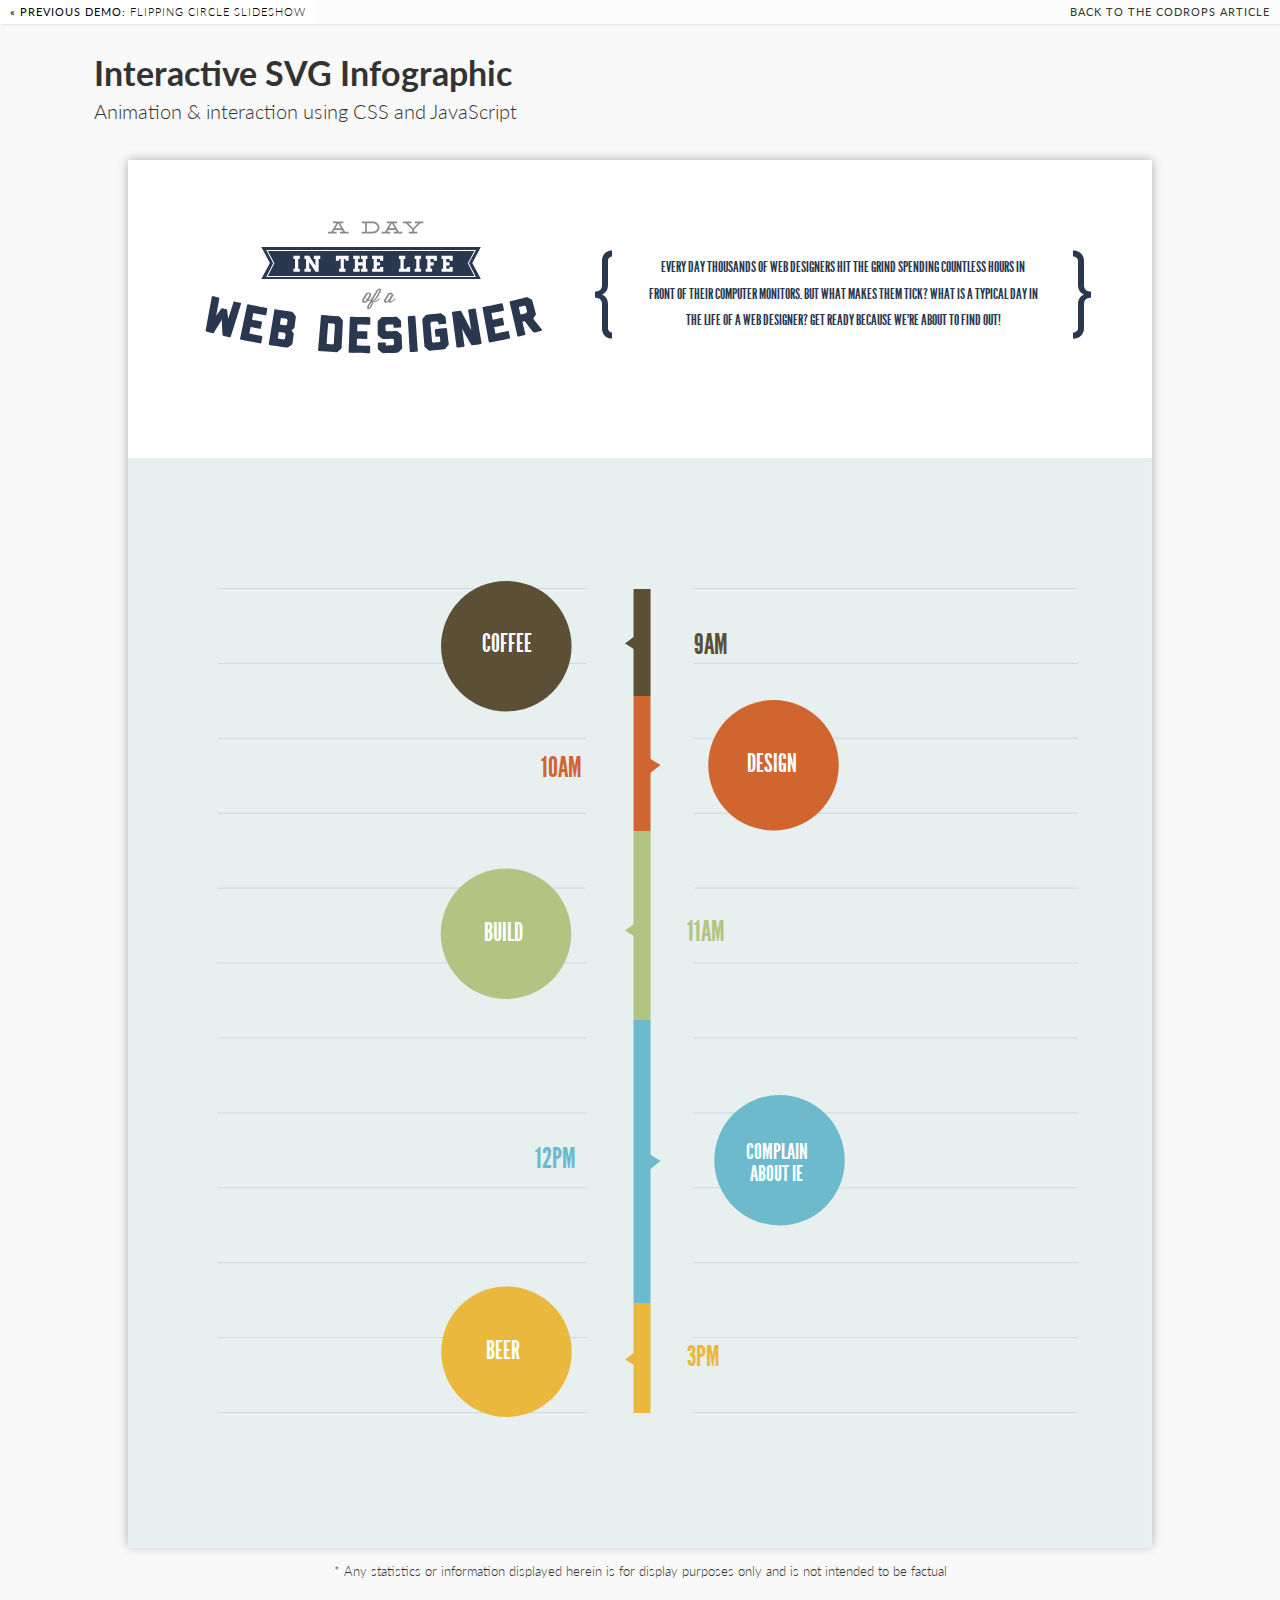
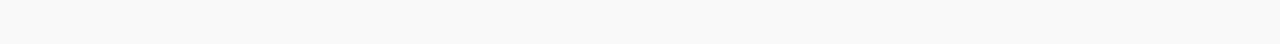
<file: InteractiveSVG/InteractiveSVG/index.html>
<!DOCTYPE html>
<html lang="en">
	<head>
		<meta charset="UTF-8" />
		<meta http-equiv="X-UA-Compatible" content="IE=edge,chrome=1"> 
		<meta name="viewport" content="width=device-width, initial-scale=1.0"> 
		<title>Interactive SVG using CSS and JavaScript</title>
		<meta name="description" content="Interactive SVG using CSS and JavaScript" />
		<meta name="keywords" content="css animations, interactive, svg, css3, tutorial, javascript" />
		<meta name="author" content="Adam Coulombe for Codrops" />
		<link rel="shortcut icon" href="../favicon.ico"> 
		<link rel="stylesheet" type="text/css" href="css/default.css" />
		<link rel="stylesheet" type="text/css" href="css/interactive-svg.css" />
		<script src="js/modernizr.custom.js"></script>
	</head>
	<body>
		<div class="container">	

			<div class="codrops-top clearfix">
				<a href="http://tympanus.net/Development/CircleFlipSlideshow/"><strong>&laquo; Previous Demo: </strong>Flipping Circle Slideshow</a>
				<span class="right"><a href="http://tympanus.net/codrops/?p=13831"><strong>Back to the Codrops Article</strong></a></span>
			</div>
			<header class="clearfix">
				<h1>Interactive SVG Infographic<span>Animation &amp; interaction using CSS and JavaScript</span></h1>	

			</header>
			<div class="main">

				<div id="stage"></div>

				<p><small>* Any statistics or information displayed herein is for display purposes only and is not intended to be factual</small></p>

			</div>
		</div>
		<script src="http://ajax.googleapis.com/ajax/libs/jquery/1.9.0/jquery.min.js"></script>
		<script src="js/interactive-svg.js"></script>
	</body>
</html>
</file>
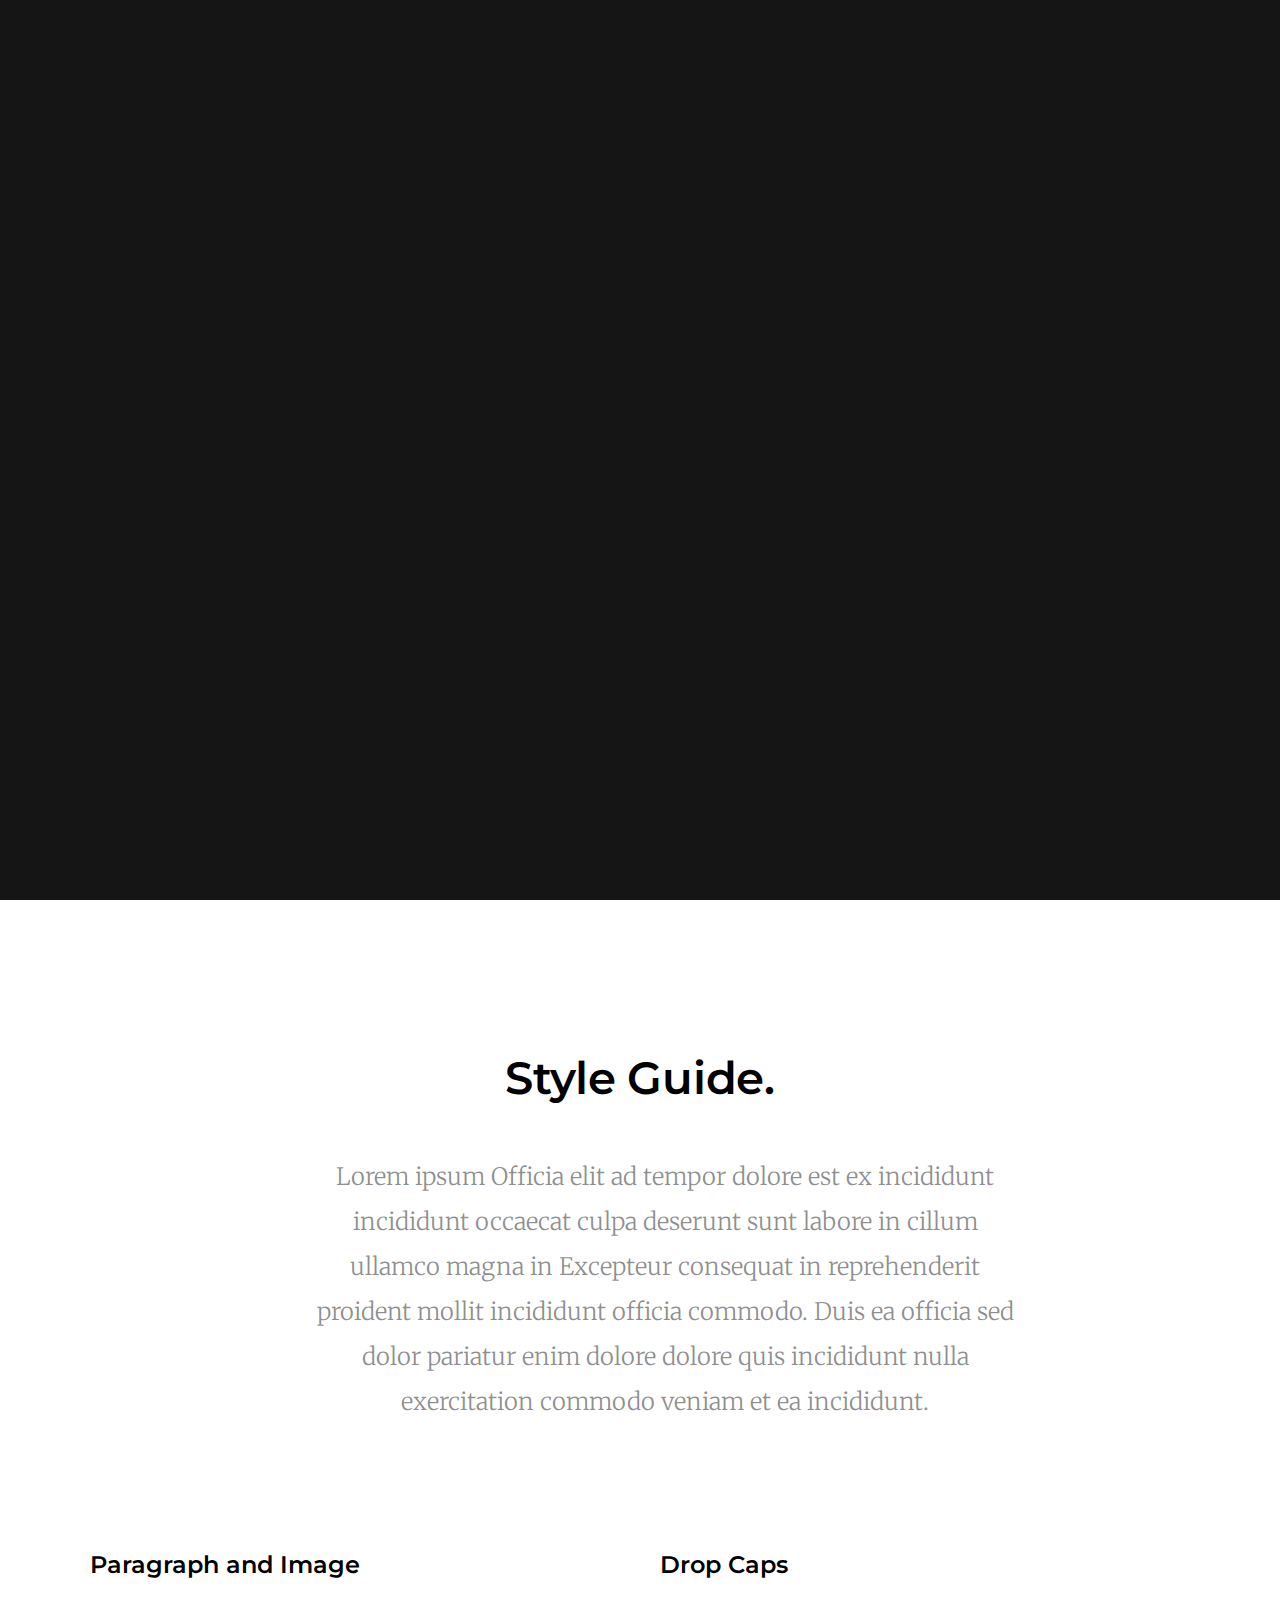
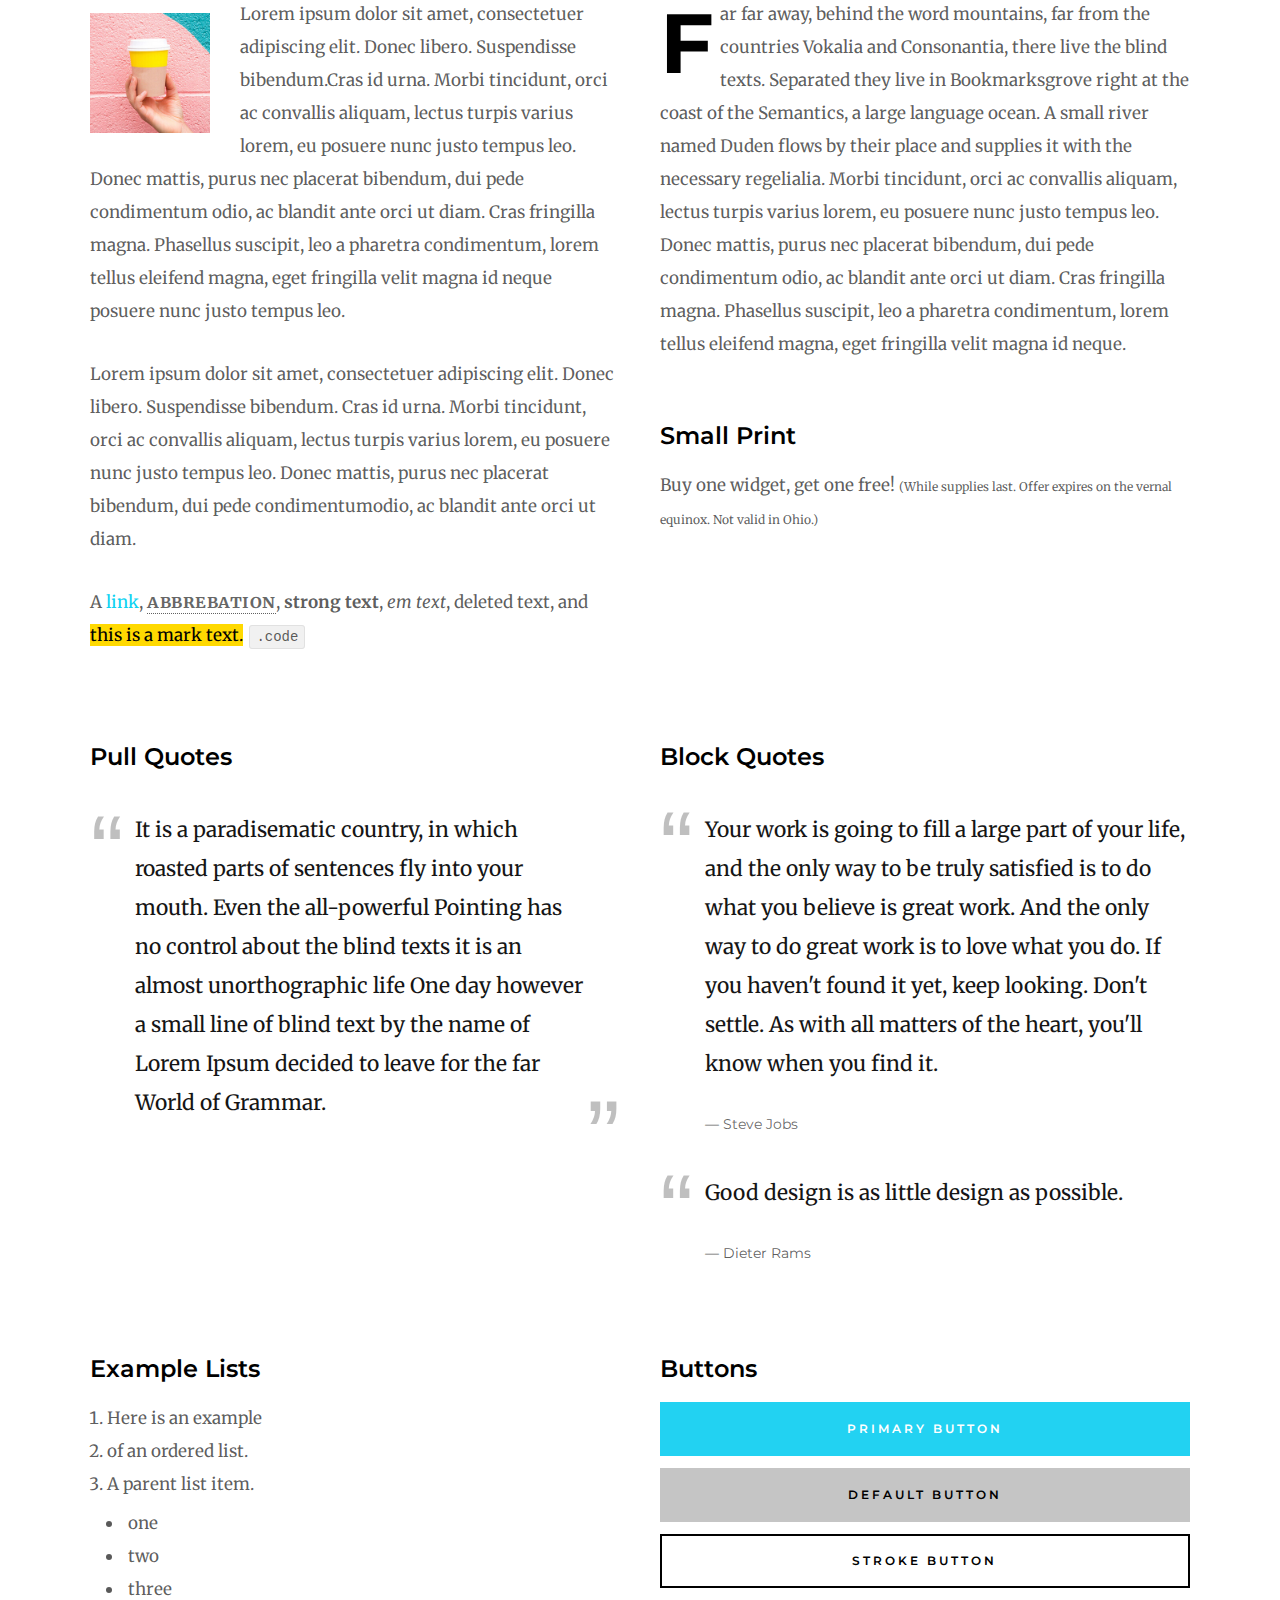
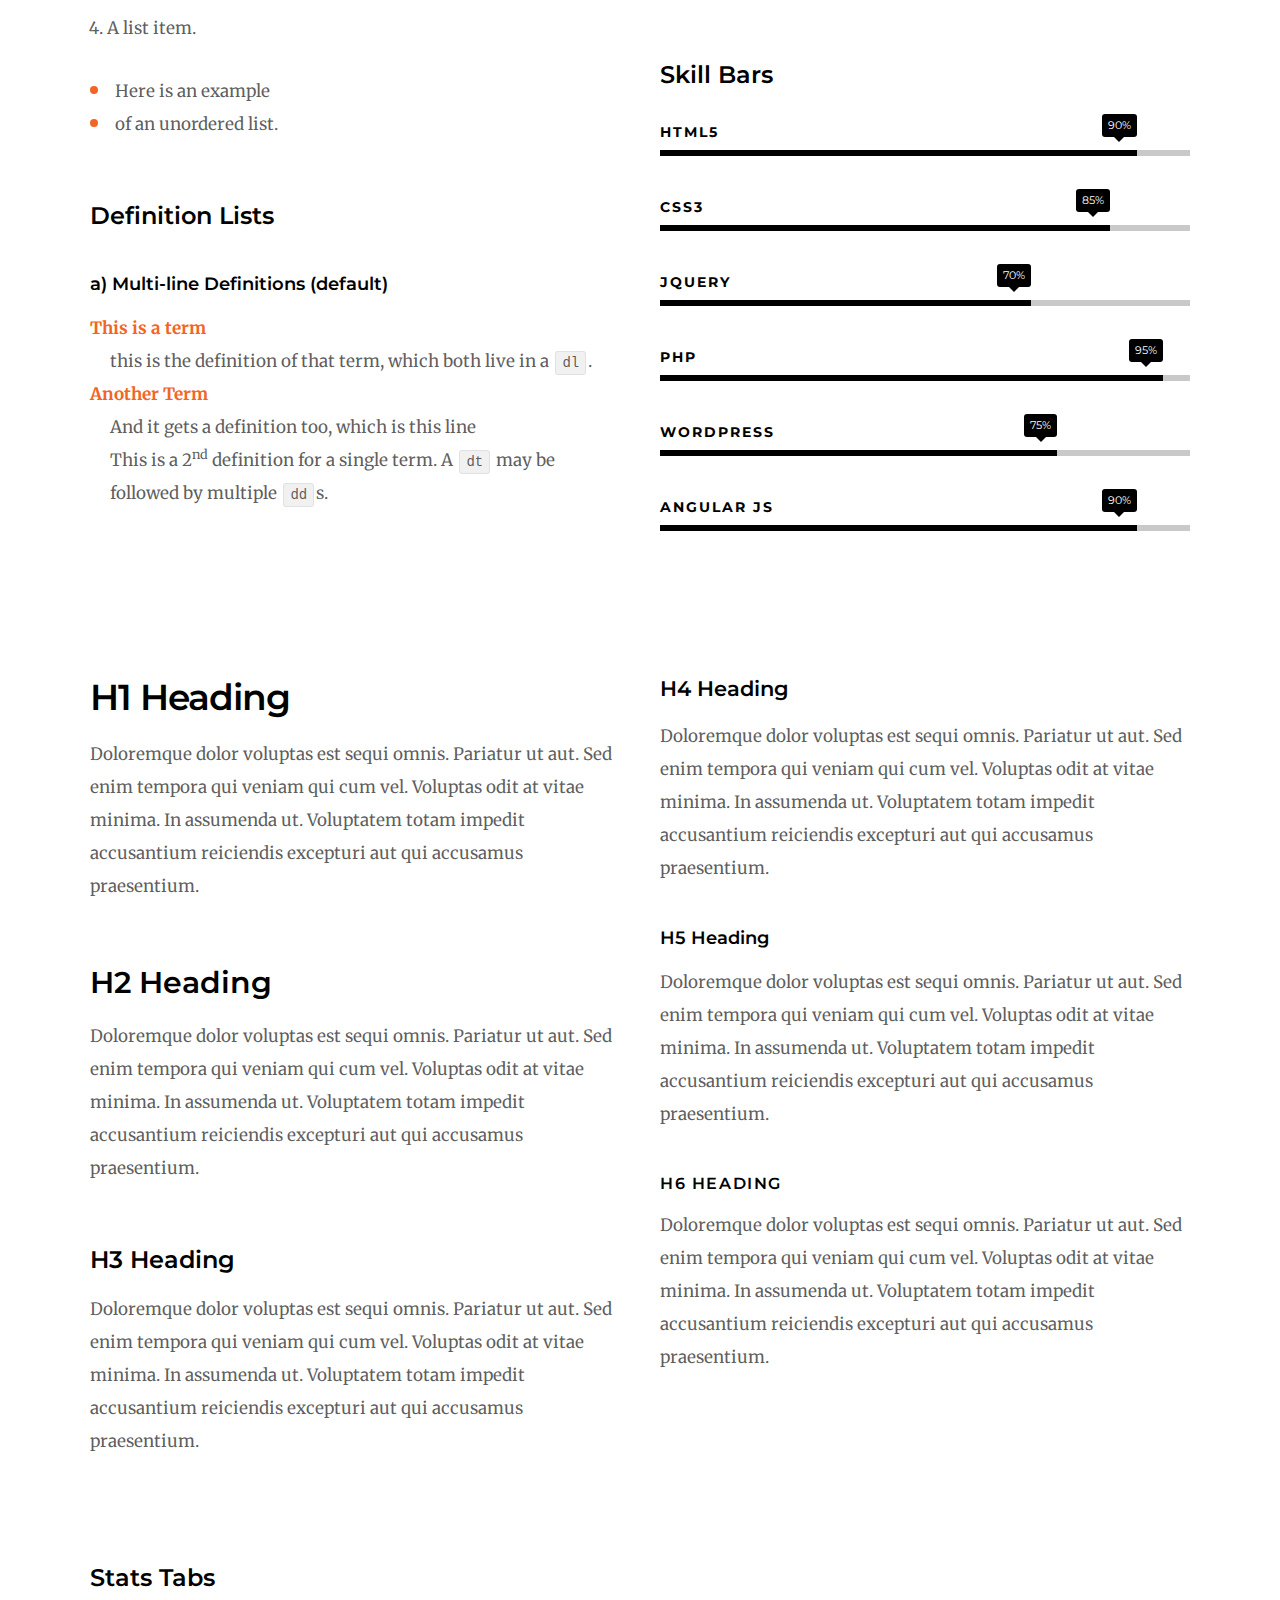
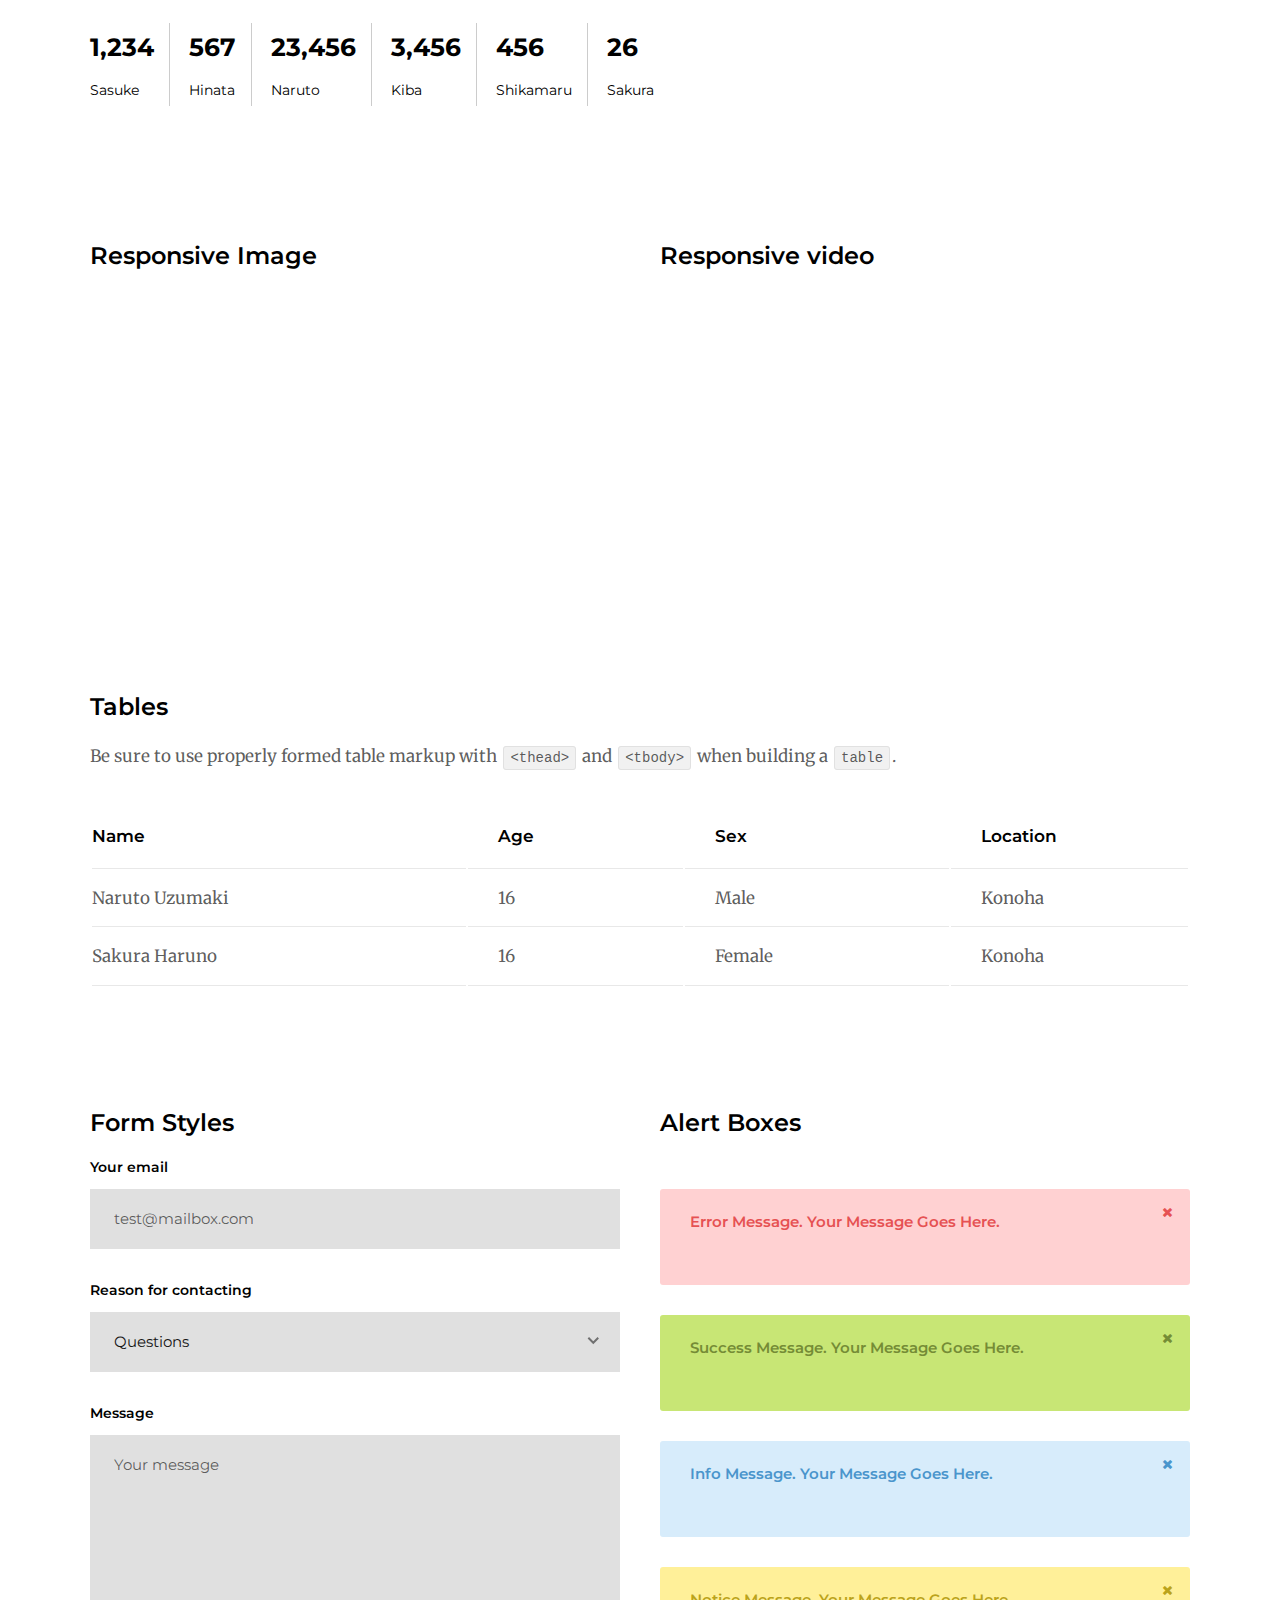
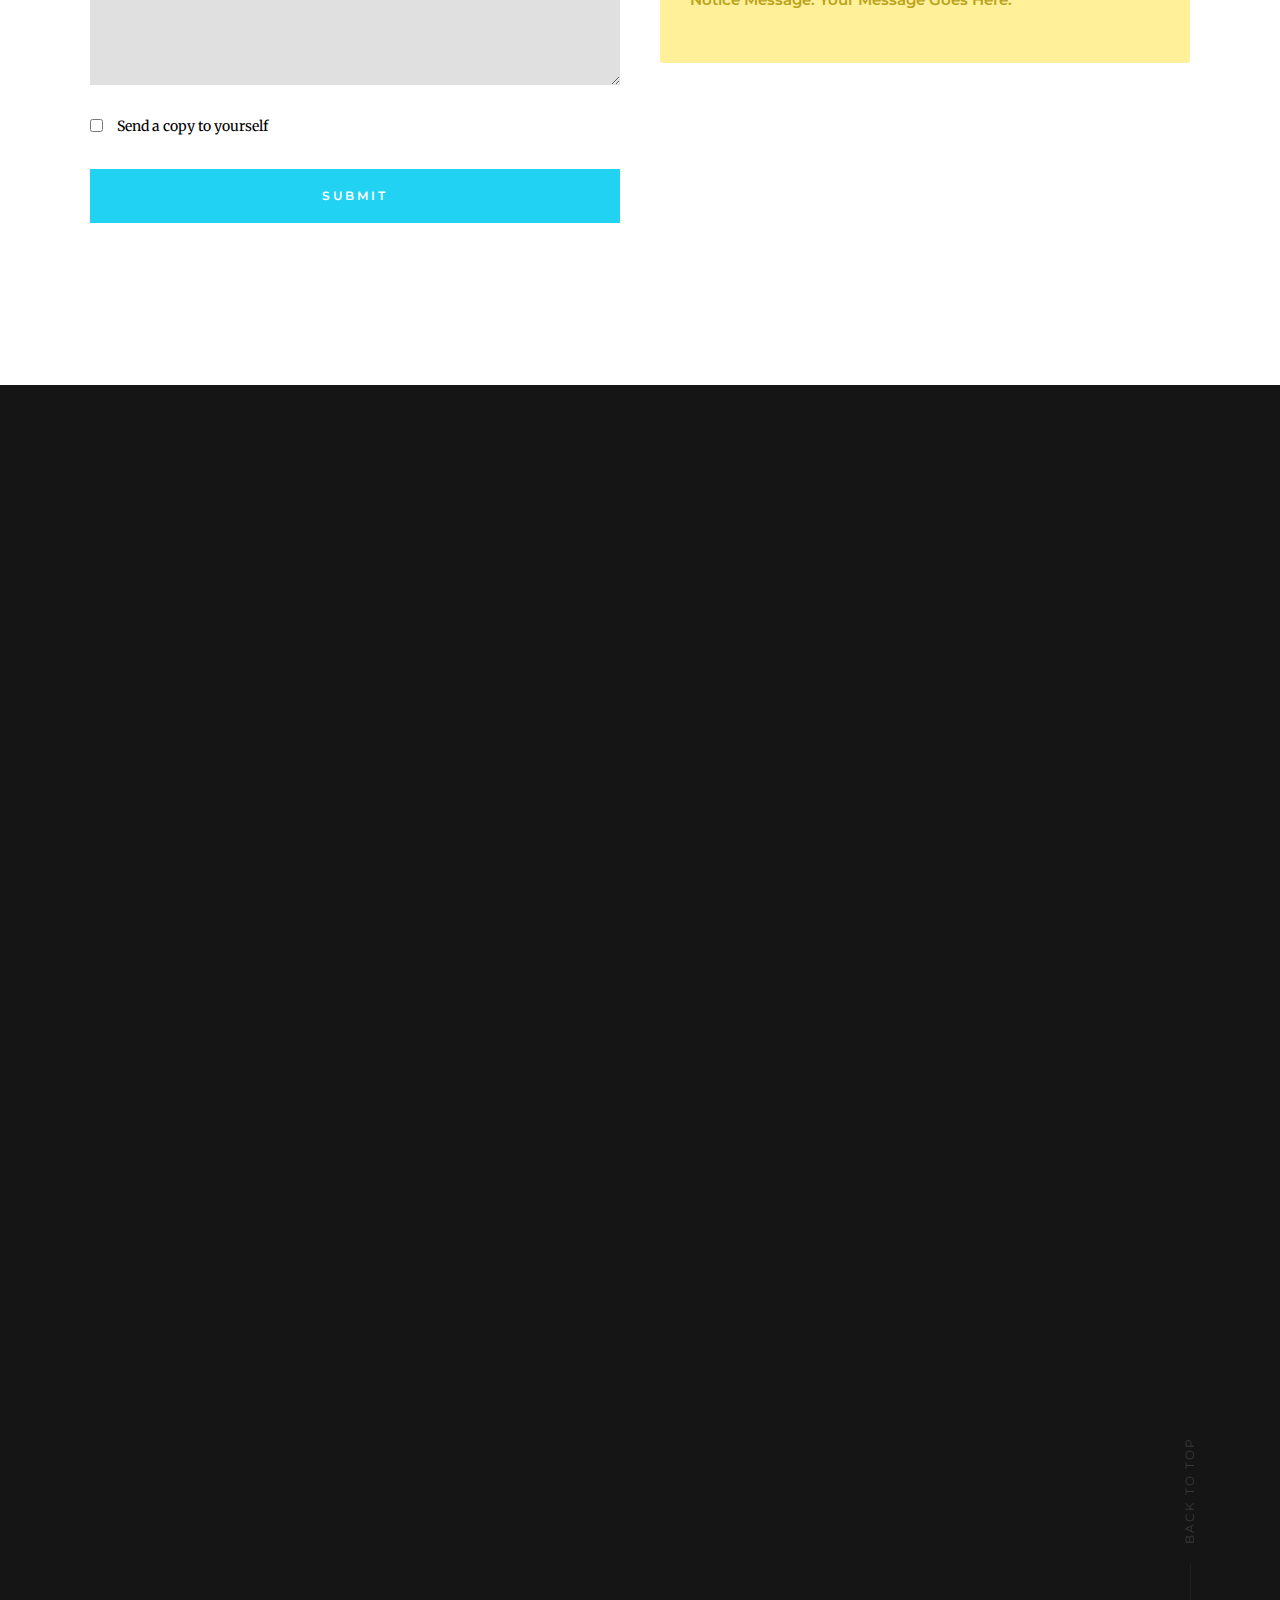
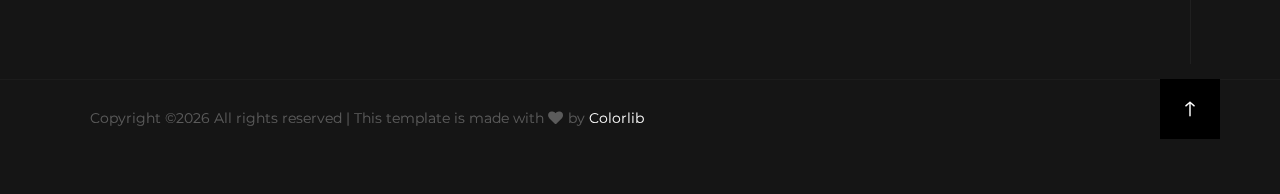
<file: styles.html>
<!DOCTYPE html>
<html class="no-js" lang="en">
<head>

    <!--- basic page needs
    ================================================== -->
    <meta charset="utf-8">
    <title>Stellar - Styles</title>
    <meta name="description" content="">
    <meta name="author" content="">

    <!-- mobile specific metas
    ================================================== -->
    <meta name="viewport" content="width=device-width, initial-scale=1">

    <!-- CSS
    ================================================== -->
    <link rel="stylesheet" href="css/base.css">
    <link rel="stylesheet" href="css/vendor.css">
    <link rel="stylesheet" href="css/main.css">

    <style type="text/css" media="screen">
        .s-styles {
            background: white;
            padding-top: 15rem;
            padding-bottom: 12rem;
        }
    </style>

    <!-- script
    ================================================== -->
    <script src="js/modernizr.js"></script>
    <script src="js/pace.min.js"></script>

    <!-- favicons
    ================================================== -->
  <link rel="shortcut icon" href="favicon.png" type="image/x-icon">
    <link rel="icon" href="favicon.png" type="image/x-icon">

</head>


<body id="top">

    <!-- preloader
    ================================================== -->
    <div id="preloader">
        <div id="loader" class="dots-jump">
            <div></div>
            <div></div>
            <div></div>
        </div>
    </div>


    <!-- header
    ================================================== -->
    <header class="s-header">

        <div class="row">

          <div class="header-logo">
                <a class="site-logo" href="index.html"><img src="images/logo.svg" alt="Homepage"></a>
            </div>

            <nav class="header-nav-wrap">
                <ul class="header-nav">
                    <li class="current"><a class="smoothscroll"  href="#home" title="home">Home</a></li>
                    <li><a href="index.html#about" title="about">About</a></li>
                    <li><a href="index.html#services" title="services">Services</a></li>
                    <li><a href="index.html#works" title="works">Works</a></li>
                    <li><a class="smoothscroll"  href="#contact" title="contact">Contact</a></li>
                </ul>
            </nav> <!-- end header-nav-wrap -->

            <a class="header-menu-toggle" href="#0">
                <span class="header-menu-icon"></span>
            </a>

        </div> <!-- end row -->

    </header> <!-- end s-header -->


    <!-- home
    ================================================== -->
    <section id="home" class="s-home page-hero target-section" data-parallax="scroll" data-image-src="images/hero-bg.jpg" data-natural-width=3000 data-natural-height=2000 data-position-y=center>

        <div class="shadow-overlay"></div>

        <div class="home-content">

            <div class="row home-content__main">

                <h1>
                We provide creative <br>
                solutions to turn your <br>
                ideas into digital reality
                </h1>

                <div class="home-content__button">
                    <a href="#about" class="smoothscroll btn btn-animatedbg">
                        More About Us
                    </a>
                </div>

                <div class="home-content__video">
                    <a class="video-link" href="http://www.loudouneducationfoundation.org/images/academies_header.jpg" data-lity>
                    </a>
                </div>

            </div> <!-- end home-content__main -->

            <div class="home-content__scroll">
                <a href="#styles" class="scroll-link smoothscroll">
                    Scroll
                </a>
            </div>

        </div> <!-- end home-content -->

        <ul class="home-social">
            <li>
                <a href="#0"><i class="fab fa-facebook-f" aria-hidden="true"></i><span>Facebook</span></a>
            </li>
            <li>
                <a href="#0"><i class="fab fa-twitter" aria-hidden="true"></i><span>Twiiter</span></a>
            </li>
            <li>
                <a href="#0"><i class="fab fa-instagram" aria-hidden="true"></i><span>Instagram</span></a>
            </li>
            <li>
                <a href="#0"><i class="fab fa-behance" aria-hidden="true"></i><span>Behance</span></a>
            </li>
            <li>
                <a href="#0"><i class="fab fa-dribbble" aria-hidden="true"></i><span>Dribbble</span></a>
            </li>
        </ul> <!-- end home-social -->

    </section> <!-- end s-home -->


    <!-- styles
    ================================================== -->
    <section id="styles" class="s-styles">

        <div class="row narrow section-intro add-bottom text-center">

            <div class="col-twelve tab-full">

                <h1 class="display-1">Style Guide.</h1>

                <p class="lead">Lorem ipsum Officia elit ad tempor dolore est ex incididunt incididunt occaecat culpa deserunt sunt labore in cillum ullamco magna in Excepteur consequat in reprehenderit proident mollit incididunt officia commodo.
                Duis ea officia sed dolor pariatur enim dolore dolore quis incididunt nulla exercitation commodo veniam et ea incididunt.</p>

            </div>

        </div>

        <div class="row">

            <div class="col-six tab-full">

                <h3>Paragraph and Image</h3>

               <p><a href="#"><img width="120" height="120" class="pull-left" alt="sample-image" src="images/sample-image.jpg"></a>
                Lorem ipsum dolor sit amet, consectetuer adipiscing elit. Donec libero. Suspendisse bibendum.Cras id urna. Morbi tincidunt, orci ac convallis aliquam, lectus turpis varius lorem, eu posuere nunc justo tempus leo. Donec mattis, purus nec placerat bibendum, dui pede condimentum odio, ac blandit ante orci ut diam. Cras fringilla magna. Phasellus suscipit, leo a pharetra condimentum, lorem tellus eleifend magna, eget fringilla velit magna id neque posuere nunc justo tempus leo. </p>

                <p>
                Lorem ipsum dolor sit amet, consectetuer adipiscing elit. Donec libero. Suspendisse bibendum. Cras id urna. Morbi tincidunt, orci ac convallis aliquam, lectus turpis varius lorem, eu posuere nunc justo tempus leo. Donec mattis, purus nec placerat bibendum, dui pede condimentumodio, ac blandit ante orci ut diam.
                </p>

                <p>A <a href="#">link</a>,
                <abbr title="this really isn't a very good description">abbrebation</abbr>,
                <strong>strong text</strong>,
                <em>em text</em>,
                <del>deleted text</del>, and
                <mark>this is a mark text.</mark>
                <code>.code</code>
                </p>

            </div>

            <div class="col-six tab-full">

                <h3>Drop Caps</h3>

                <p class="drop-cap">Far far away, behind the word mountains, far from the countries Vokalia and Consonantia,
                there live the blind texts. Separated they live in Bookmarksgrove right at the coast of the
                Semantics, a large language ocean. A small river named Duden flows by their place and supplies it with the necessary regelialia. Morbi tincidunt, orci ac convallis aliquam, lectus turpis varius lorem, eu	posuere nunc justo tempus leo. Donec mattis, purus nec placerat bibendum, dui pede condimentum odio, ac blandit ante orci ut diam. Cras fringilla magna. Phasellus suscipit, leo a pharetra condimentum, lorem tellus eleifend magna, eget fringilla velit magna id neque.
                </p>

                <h3>Small Print</h3>

                <p>Buy one widget, get one free!
                <small>(While supplies last. Offer expires on the vernal equinox. Not valid in Ohio.)</small>
                </p>

            </div>

        </div> <!-- end row -->

        <div class="row">

            <div class="col-six tab-full">

                <h3>Pull Quotes</h3>

                <aside class="pull-quote">
                    <blockquote>
                    <p>It is a paradisematic country, in which roasted parts of
                    sentences fly into your mouth. Even the all-powerful Pointing has no control about the blind
                    texts it is an almost unorthographic life One day however a small line of blind text by the name
                    of Lorem Ipsum decided to leave for the far World of Grammar.</p>
                    </blockquote>
                </aside>

            </div>

            <div class="col-six tab-full">

                <h3>Block Quotes</h3>

                <blockquote cite="http://where-i-got-my-info-from.com">
                <p>Your work is going to fill a large part of your life, and the only way to be truly satisfied is
                to do what you believe is great work. And the only way to do great work is to love what you do.
                If you haven't found it yet, keep looking. Don't settle. As with all matters of the heart, you'll know when you find it.
                </p>
                <cite>
                    <a href="#">Steve Jobs</a>
                </cite>
                </blockquote>

                <blockquote>
                <p>Good design is as little design as possible.</p>
                <cite>Dieter Rams</cite>
                </blockquote>

            </div>

        </div> <!-- end row -->


        <div class="row half-bottom">

            <div class="col-six tab-full">

                <h3>Example Lists</h3>

                <ol>
                    <li>Here is an example</li>
                    <li>of an ordered list.</li>
                    <li>A parent list item.
                        <ul>
                            <li>one</li>
                            <li>two</li>
                            <li>three</li>
                        </ul>
                        </li>
                        <li>A list item.</li>
                    </ol>

                <ul class="disc">
                    <li>Here is an example</li>
                    <li>of an unordered list.</li>
                </ul>

                <h3>Definition Lists</h3>

                <h5>a) Multi-line Definitions (default) </h5>

                <dl>
                    <dt><strong>This is a term</strong></dt>
                        <dd>this is the definition of that term, which both live in a <code>dl</code>.</dd>
                    <dt><strong>Another Term</strong></dt>
                        <dd>And it gets a definition too, which is this line</dd>
                        <dd>This is a 2<sup>nd</sup> definition for a single term. A <code>dt</code> may be followed by multiple <code>dd</code>s.</dd>
                </dl>

            </div>

            <div class="col-six tab-full">

                <h3>Buttons</h3>

                <p>
                    <a class="btn btn--primary full-width" href="#0">Primary Button</a>
                    <a class="btn full-width" href="#0">Default Button</a>
                    <a class="btn btn--stroke full-width" href="#0">Stroke Button</a>
                </p>

                <h3>Skill Bars</h3>

                <ul class="skill-bars">
                    <li>
                    <div class="progress percent90"><span>90%</span></div>
                    <strong>HTML5</strong>
                    </li>
                    <li>
                    <div class="progress percent85"><span>85%</span></div>
                    <strong>CSS3</strong>
                    </li>
                    <li>
                    <div class="progress percent70"><span>70%</span></div>
                    <strong>JQuery</strong>
                    </li>
                    <li>
                    <div class="progress percent95"><span>95%</span></div>
                    <strong>PHP</strong>
                    </li>
                    <li>
                    <div class="progress percent75"><span>75%</span></div>
                    <strong>Wordpress</strong>
                    </li>
                    <li>
                    <div class="progress percent90"><span>90%</span></div>
                    <strong>Angular JS</strong>
                    </li>
                </ul>

            </div>

        </div> <!-- end row -->

        <div class="row half-bottom">

            <div class="col-six tab-full">

                <h1>H1 Heading</h1>
                <p>Doloremque dolor voluptas est sequi omnis. Pariatur ut aut. Sed enim tempora qui veniam qui cum vel.
                Voluptas odit at vitae minima. In assumenda ut. Voluptatem totam impedit accusantium reiciendis excepturi aut qui accusamus praesentium.</p>

                <h2>H2 Heading</h2>
                <p>Doloremque dolor voluptas est sequi omnis. Pariatur ut aut. Sed enim tempora qui veniam qui cum vel.
                Voluptas odit at vitae minima. In assumenda ut. Voluptatem totam impedit accusantium reiciendis excepturi aut qui accusamus praesentium.</p>

                <h3>H3 Heading</h3>
                <p>Doloremque dolor voluptas est sequi omnis. Pariatur ut aut. Sed enim tempora qui veniam qui cum vel.
                Voluptas odit at vitae minima. In assumenda ut. Voluptatem totam impedit accusantium reiciendis excepturi aut qui accusamus praesentium.</p>

            </div>

            <div class="col-six tab-full">

                <h4>H4 Heading</h4>
                <p>Doloremque dolor voluptas est sequi omnis. Pariatur ut aut. Sed enim tempora qui veniam qui cum vel.
                Voluptas odit at vitae minima. In assumenda ut. Voluptatem totam impedit accusantium reiciendis excepturi aut qui accusamus praesentium.</p>

                <h5>H5 Heading</h5>
                <p>Doloremque dolor voluptas est sequi omnis. Pariatur ut aut. Sed enim tempora qui veniam qui cum vel.
                Voluptas odit at vitae minima. In assumenda ut. Voluptatem totam impedit accusantium reiciendis excepturi aut qui accusamus praesentium.</p>

                <h6>H6 Heading</h6>
                <p>Doloremque dolor voluptas est sequi omnis. Pariatur ut aut. Sed enim tempora qui veniam qui cum vel.
                Voluptas odit at vitae minima. In assumenda ut. Voluptatem totam impedit accusantium reiciendis excepturi aut qui accusamus praesentium.</p>

            </div>

        </div>


        <div class="row half-bottom">

            <div class="col-twelve">

                    <h3>Stats Tabs</h3>

                <ul class="stats-tabs">
                    <li><a href="#">1,234 <em>Sasuke</em></a></li>
                    <li><a href="#">567 <em>Hinata</em></a></li>
                    <li><a href="#">23,456 <em>Naruto</em></a></li>
                    <li><a href="#">3,456 <em>Kiba</em></a></li>
                    <li><a href="#">456 <em>Shikamaru</em></a></li>
                    <li><a href="#">26 <em>Sakura</em></a></li>
                    </ul>

            </div>

        </div> <!-- end row -->


        <div class="row half-bottom">

            <div class="col-six tab-full">

                <h3>Responsive Image</h3>
        <!--        <p><img src="images/wheel-500.jpg"
                    srcset="images/wheel-1000.jpg 1000w,
                    images/wheel-500.jpg 500w"
                    sizes="(max-width: 1000px) 100vw, 1000px" alt=""></p> -->

            </div>

            <div class="col-six tab-full">

                <h3>Responsive video</h3>

                <div class="video-container">
              <!--  <iframe src="https://player.vimeo.com/video/14592941?title=0&amp;byline=0&amp;portrait=0&amp;color=F64B39" width="500" height="281" frameborder="0" webkitallowfullscreen mozallowfullscreen allowfullscreen></iframe> -->
                </div>

            </div>

        </div> <!-- end row -->


        <div class="row add-bottom">

            <div class="col-twelve">

                <h3>Tables</h3>
                <p>Be sure to use properly formed table markup with <code>&lt;thead&gt;</code> and <code>&lt;tbody&gt;</code> when building a <code>table</code>.</p>

                <div class="table-responsive">

                    <table>
                            <thead>
                            <tr>
                                <th>Name</th>
                                <th>Age</th>
                                <th>Sex</th>
                                <th>Location</th>
                            </tr>
                            </thead>
                            <tbody>
                            <tr>
                                <td>Naruto Uzumaki</td>
                                <td>16</td>
                                <td>Male</td>
                                <td>Konoha</td>
                            </tr>
                            <tr>
                                <td>Sakura Haruno</td>
                                <td>16</td>
                                <td>Female</td>
                                <td>Konoha</td>
                            </tr>
                            </tbody>
                    </table>

                </div>

            </div>

        </div> <!-- end row -->


        <div class="row">

            <div class="col-six tab-full">

                <h3>Form Styles</h3>

                <form>
                        <div>
                            <label for="sampleInput">Your email</label>
                            <input class="full-width" type="email" placeholder="test@mailbox.com" id="sampleInput">
                    </div>
                    <div>
                            <label for="sampleRecipientInput">Reason for contacting</label>
                            <div class="cl-custom-select">
                                <select class="full-width" id="sampleRecipientInput">
                                    <option value="Option 1">Questions</option>
                                    <option value="Option 2">Report</option>
                                    <option value="Option 3">Others</option>
                                </select>
                            </div>
                    </div>

                        <label for="exampleMessage">Message</label>
                        <textarea class="full-width" placeholder="Your message" id="exampleMessage"></textarea>

                        <label class="add-bottom">
                            <input type="checkbox">
                            <span class="label-text">Send a copy to yourself</span>
                        </label>

                        <input class="btn--primary full-width" type="submit" value="Submit">

                </form>

            </div>

            <div class="col-six tab-full">

                <h3>Alert Boxes</h3>

                <br>

                <div class="alert-box alert-box--error hideit">
                    <p>Error Message. Your Message Goes Here.</p>
                    <i class="fa fa-times alert-box__close" aria-hidden="true"></i>
                </div><!-- /error -->

                <div class="alert-box alert-box--success hideit">
                    <p>Success Message. Your Message Goes Here.</p>
                    <i class="fa fa-times alert-box__close" aria-hidden="true"></i>
                </div><!-- /success -->

                <div class="alert-box alert-box--info hideit">
                    <p>Info Message. Your Message Goes Here.</p>
                    <i class="fa fa-times alert-box__close" aria-hidden="true"></i>
                </div><!-- /info -->

                <div class="alert-box alert-box--notice hideit">
                    <p>Notice Message. Your Message Goes Here.</p>
                    <i class="fa fa-times alert-box__close" aria-hidden="true"></i>
                </div><!-- /notice -->

            </div>

        </div> <!-- end row -->

    </section> <!-- end styles -->


    <!-- contact
    ================================================== -->
    <section id="contact" class="s-contact target-section">

        <div class="row section-header" data-aos="fade-up">
            <div class="col-full">
                <h3 data-num="05" class="subhead">Get In Touch</h3>
                <h1 class="display-1 display-1--light">Have an idea or an epic project in mind? Talk to
                    us. Let’s work together and make something
                    great. Drop us a line at <a href="mailto:#0">hello@stellar.com</a></h1>
            </div>
        </div>

        <div class="row contact-infos">

            <div class="col-five md-seven tab-full contact-address" data-aos="fade-up">
                <h4>Where to Find Us</h4>

                <p>
                1600 Amphitheatre Parkway <br>
                Mountain View, California <br>
                94043  US
                </p>
            </div>

            <div class="col-three md-five tab-full contact-social" data-aos="fade-up">
                <h4>Follow Us</h4>

                <ul class="contact-list">
                    <li><a href="#0">Facebook</a></li>
                    <li><a href="#0">Twitter</a></li>
                    <li><a href="#0">Instagram</a></li>
                </ul>
            </div>

            <div class="col-four md-six tab-full contact-number" data-aos="fade-up">
                <h4>Contact Us</h4>

                <ul class="contact-list">
                    <li><a href="mailto:#0">info@stellar.com</a></li>
                    <li><a href="tel:197-543-2345">+197 543 2345</a></li>
                    <li><a href="tel:197-123-9876">+197 123 9876</a></li>
                </ul>
            </div>

        </div> <!-- end contact-infos -->

        <div class="row contact-bottom">
            <div class="col-five tab-full contact-button" data-aos="fade-up">
                <a href="#about" class="smoothscroll btn btn-animatedbg">
                    Let's Talk
                </a>
            </div>

            <div class="col-six tab-full contact-subscribe" data-aos="fade-up">
                <h4>Subscribe</h4>

                <form id="mc-form" class="group mc-form" novalidate="true">
                    <input type="email" value="" name="EMAIL" class="email" id="mc-email" placeholder="Email Address" required="">
                    <input type="submit" name="subscribe" value="Subscribe">
                    <label for="mc-email" class="subscribe-message"></label>
                </form>
            </div>
        </div> <!-- end contact-button -->

    </section> <!-- end s-contact -->


    <!-- footer
    ================================================== -->
    <footer>
        <div class="row">
            <div class="col-full cl-copyright">
                <span><!-- Link back to Colorlib can't be removed. Template is licensed under CC BY 3.0. -->
Copyright &copy;<script>document.write(new Date().getFullYear());</script> All rights reserved | This template is made with <i class="fa fa-heart" aria-hidden="true"></i> by <a href="https://colorlib.com" target="_blank">Colorlib</a>
<!-- Link back to Colorlib can't be removed. Template is licensed under CC BY 3.0. -->
</span>
            </div>
        </div>

        <div class="cl-go-top">
            <a class="smoothscroll" title="Back to Top" href="#top"></a>
        </div>
    </footer>


    <!-- photoswipe background
    ================================================== -->
    <div aria-hidden="true" class="pswp" role="dialog" tabindex="-1">

        <div class="pswp__bg"></div>
        <div class="pswp__scroll-wrap">

            <div class="pswp__container">
                <div class="pswp__item"></div>
                <div class="pswp__item"></div>
                <div class="pswp__item"></div>
            </div>

            <div class="pswp__ui pswp__ui--hidden">
                <div class="pswp__top-bar">
                    <div class="pswp__counter"></div><button class="pswp__button pswp__button--close" title="Close (Esc)"></button> <button class="pswp__button pswp__button--share" title=
                    "Share"></button> <button class="pswp__button pswp__button--fs" title="Toggle fullscreen"></button> <button class="pswp__button pswp__button--zoom" title=
                    "Zoom in/out"></button>
                    <div class="pswp__preloader">
                        <div class="pswp__preloader__icn">
                            <div class="pswp__preloader__cut">
                                <div class="pswp__preloader__donut"></div>
                            </div>
                        </div>
                    </div>
                </div>
                <div class="pswp__share-modal pswp__share-modal--hidden pswp__single-tap">
                    <div class="pswp__share-tooltip"></div>
                </div><button class="pswp__button pswp__button--arrow--left" title="Previous (arrow left)"></button> <button class="pswp__button pswp__button--arrow--right" title=
                "Next (arrow right)"></button>
                <div class="pswp__caption">
                    <div class="pswp__caption__center"></div>
                </div>
            </div>

        </div>

    </div><!-- end photoSwipe background -->


    <!-- Java Script
    ================================================== -->
    <script src="js/jquery-3.2.1.min.js"></script>
    <script src="js/plugins.js"></script>
    <script src="js/main.js"></script>

</body>
</file>
<file: InteractiveSVG/InteractiveSVG/css/default.css>
/* General Demo Style */
@import url(http://fonts.googleapis.com/css?family=Lato:300,400,700);

html { height: 100%; }

*,
*:after,
*:before {
	-webkit-box-sizing: border-box;
	-moz-box-sizing: border-box;
	box-sizing: border-box;
	padding: 0;
	margin: 0;
}

/* Clearfix hack by Nicolas Gallagher: http://nicolasgallagher.com/micro-clearfix-hack/ */
.clearfix:before,
.clearfix:after {
    content: " ";
    display: table;
}

.clearfix:after {
    clear: both;
}

.clearfix {
    *zoom: 1;
}

body {
    font-family: 'Lato', Calibri, Arial, sans-serif;
    background: #f9f9f9;
    font-weight: 300;
    font-size: 15px;
    color: #333;
    overflow: scroll;
    overflow-x: hidden;
}

a {
	color: #555;
	text-decoration: none;
}

.container {
	width: 100%;
	position: relative;
}

.main,
.container > header {
	width: 90%;
	max-width: 1240px;
	margin: 0 auto;
	position: relative;
	padding: 0 30px 50px 30px;
}

.container > header {
	padding: 30px;
}

.container > header h1 {
	font-size: 34px;
	line-height: 38px;
	margin: 0;
	font-weight: 700;
	color: #333;
	float: left;
}

.container > header h1 span {
	display: block;
	font-size: 20px;
	font-weight: 300;
}

/* Header Style */
.codrops-top {
	line-height: 24px;
	font-size: 11px;
	background: #fff;
	background: rgba(255, 255, 255, 0.5);
	text-transform: uppercase;
	z-index: 9999;
	position: relative;
	box-shadow: 1px 0px 2px rgba(0,0,0,0.2);
}

.codrops-top a {
	padding: 0px 10px;
	letter-spacing: 1px;
	color: #333;
	display: inline-block;
}

.codrops-top a:hover {
	background: rgba(255,255,255,0.8);
	color: #000;
}

.codrops-top span.right {
	float: right;
}

.codrops-top span.right a {
	float: left;
	display: block;
}

/* Demo Buttons Style */
.codrops-demos {
	float: right;
	padding-top: 10px;
}

.codrops-demos a {
    display: inline-block;
    margin: 10px;
    color: #666;
    font-weight: 700;
    line-height: 30px;
    border-bottom: 4px solid transparent;
}

.codrops-demos a:hover {
	color: #000;
	border-color: #000;
}

.codrops-demos a.current-demo,
.codrops-demos a.current-demo:hover {
	color: #aaa;
	border-color: #aaa;
}

.support-note {
	clear: both;
}

.support-note span{
	color: #ac375d;
	font-size: 16px;
	display: none;
	font-weight: bold;
	text-align: center;
	padding: 5px 0;
}
</file>
<file: InteractiveSVG/InteractiveSVG/css/interactive-svg.css>
@-moz-keyframes left-brace-intro {
  0% {
    -moz-transform: translateX(220px);
    transform: translateX(220px);
    opacity: 0; }

  50% {
    opacity: 1;
    -moz-transform: translateX(220px);
    transform: translateX(220px); }

  100% {
    -moz-transform: translateX(0px);
    transform: translateX(0px); } }

@-webkit-keyframes left-brace-intro {
  0% {
    -webkit-transform: translateX(220px);
    transform: translateX(220px);
    opacity: 0; }

  50% {
    opacity: 1;
    -webkit-transform: translateX(220px);
    transform: translateX(220px); }

  100% {
    -webkit-transform: translateX(0px);
    transform: translateX(0px); } }

@-o-keyframes left-brace-intro {
  0% {
    -o-transform: translateX(220px);
    transform: translateX(220px);
    opacity: 0; }

  50% {
    opacity: 1;
    -o-transform: translateX(220px);
    transform: translateX(220px); }

  100% {
    -o-transform: translateX(0px);
    transform: translateX(0px); } }

@-ms-keyframes left-brace-intro {
  0% {
    -ms-transform: translateX(220px);
    transform: translateX(220px);
    opacity: 0; }

  50% {
    opacity: 1;
    -ms-transform: translateX(220px);
    transform: translateX(220px); }

  100% {
    -ms-transform: translateX(0px);
    transform: translateX(0px); } }

@keyframes left-brace-intro {
  0% {
    transform: translateX(220px);
    opacity: 0; }

  50% {
    opacity: 1;
    transform: translateX(220px); }

  100% {
    transform: translateX(0px); } }

@-moz-keyframes right-brace-intro {
  0% {
    -moz-transform: translateX(-220px);
    transform: translateX(-220px);
    opacity: 0; }

  50% {
    opacity: 1;
    -moz-transform: translateX(-220px);
    transform: translateX(-220px); }

  100% {
    -moz-transform: translateX(0px);
    transform: translateX(0px); } }

@-webkit-keyframes right-brace-intro {
  0% {
    -webkit-transform: translateX(-220px);
    transform: translateX(-220px);
    opacity: 0; }

  50% {
    opacity: 1;
    -webkit-transform: translateX(-220px);
    transform: translateX(-220px); }

  100% {
    -webkit-transform: translateX(0px);
    transform: translateX(0px); } }

@-o-keyframes right-brace-intro {
  0% {
    -o-transform: translateX(-220px);
    transform: translateX(-220px);
    opacity: 0; }

  50% {
    opacity: 1;
    -o-transform: translateX(-220px);
    transform: translateX(-220px); }

  100% {
    -o-transform: translateX(0px);
    transform: translateX(0px); } }

@-ms-keyframes right-brace-intro {
  0% {
    -ms-transform: translateX(-220px);
    transform: translateX(-220px);
    opacity: 0; }

  50% {
    opacity: 1;
    -ms-transform: translateX(-220px);
    transform: translateX(-220px); }

  100% {
    -ms-transform: translateX(0px);
    transform: translateX(0px); } }

@keyframes right-brace-intro {
  0% {
    transform: translateX(-220px);
    opacity: 0; }

  50% {
    opacity: 1;
    transform: translateX(-220px); }

  100% {
    transform: translateX(0px); } }

@-moz-keyframes fade-in {
  0% {
    opacity: 0; }

  100% {
    opacity: 1; } }

@-webkit-keyframes fade-in {
  0% {
    opacity: 0; }

  100% {
    opacity: 1; } }

@-o-keyframes fade-in {
  0% {
    opacity: 0; }

  100% {
    opacity: 1; } }

@-ms-keyframes fade-in {
  0% {
    opacity: 0; }

  100% {
    opacity: 1; } }

@keyframes fade-in {
  0% {
    opacity: 0; }

  100% {
    opacity: 1; } }

@-moz-keyframes grow-y {
  0% {
    -moz-transform: scaleY(0);
    transform: scaleY(0); }

  100% {
    -moz-transform: scaleY(1);
    transform: scaleY(1); } }

@-webkit-keyframes grow-y {
  0% {
    -webkit-transform: scaleY(0);
    transform: scaleY(0); }

  100% {
    -webkit-transform: scaleY(1);
    transform: scaleY(1); } }

@-o-keyframes grow-y {
  0% {
    -o-transform: scaleY(0);
    transform: scaleY(0); }

  100% {
    -o-transform: scaleY(1);
    transform: scaleY(1); } }

@-ms-keyframes grow-y {
  0% {
    -ms-transform: scaleY(0);
    transform: scaleY(0); }

  100% {
    -ms-transform: scaleY(1);
    transform: scaleY(1); } }

@keyframes grow-y {
  0% {
    transform: scaleY(0); }

  100% {
    transform: scaleY(1); } }

@-moz-keyframes grow-x {
  0% {
    -moz-transform: scaleX(0);
    transform: scaleX(0); }

  100% {
    -moz-transform: scaleX(1);
    transform: scaleX(1); } }

@-webkit-keyframes grow-x {
  0% {
    -webkit-transform: scaleX(0);
    transform: scaleX(0); }

  100% {
    -webkit-transform: scaleX(1);
    transform: scaleX(1); } }

@-o-keyframes grow-x {
  0% {
    -o-transform: scaleX(0);
    transform: scaleX(0); }

  100% {
    -o-transform: scaleX(1);
    transform: scaleX(1); } }

@-ms-keyframes grow-x {
  0% {
    -ms-transform: scaleX(0);
    transform: scaleX(0); }

  100% {
    -ms-transform: scaleX(1);
    transform: scaleX(1); } }

@keyframes grow-x {
  0% {
    transform: scaleX(0); }

  100% {
    transform: scaleX(1); } }

@-moz-keyframes grow {
  0% {
    -moz-transform: scale(0, 0);
    transform: scale(0, 0); }

  100% {
    -moz-transform: scale(1, 1);
    transform: scale(1, 1); } }

@-webkit-keyframes grow {
  0% {
    -webkit-transform: scale(0, 0);
    transform: scale(0, 0); }

  100% {
    -webkit-transform: scale(1, 1);
    transform: scale(1, 1); } }

@-o-keyframes grow {
  0% {
    -o-transform: scale(0, 0);
    transform: scale(0, 0); }

  100% {
    -o-transform: scale(1, 1);
    transform: scale(1, 1); } }

@-ms-keyframes grow {
  0% {
    -ms-transform: scale(0, 0);
    transform: scale(0, 0); }

  100% {
    -ms-transform: scale(1, 1);
    transform: scale(1, 1); } }

@keyframes grow {
  0% {
    transform: scale(0, 0); }

  100% {
    transform: scale(1, 1); } }

.main p {
  margin: 1em;
  text-align: center; }

@font-face {
  font-family: 'LeagueGothic';
  src: url("../fonts/league-gothic/league-gothic.eot");
  src: url("../fonts/league-gothic/league-gothic.eot?#iefix") format("embedded-opentype"), url("../fonts/league-gothic/league-gothic.woff") format("woff"), url("../fonts/league-gothic/league-gothic.ttf") format("truetype"), url("../fonts/league-gothic/league-gothic.svg#League_Gothic-webfont") format("svg");
  font-weight: normal;
  font-style: normal; }

#stage {
  background-color: #fff;
  width: 1024px;
  height: 1386px;
  margin: auto;
  -webkit-box-shadow: rgba(0, 0, 0, 0.3) 0px 0px 10px;
  -moz-box-shadow: rgba(0, 0, 0, 0.3) 0px 0px 10px;
  box-shadow: rgba(0, 0, 0, 0.3) 0px 0px 10px; }

#stage a {
  color: #3a7ea2; }

[id$=badge], [id$=title], [id$=details] {
  -webkit-transition: -webkit-transform 0.25s ease-in-out;
  -moz-transition: -moz-transform 0.25s ease-in-out;
  -o-transition: -o-transform 0.25s ease-in-out;
  transition: transform 0.25s ease-in-out; }

[id$=badge] {
  -webkit-transform: scale(0.5, 0.5);
  -moz-transform: scale(0.5, 0.5);
  -ms-transform: scale(0.5, 0.5);
  -o-transform: scale(0.5, 0.5);
  transform: scale(0.5, 0.5); }

[id$=title] {
  -webkit-transform: scale(1.8) translate(0px, 48px);
  -moz-transform: scale(1.8) translate(0px, 48px);
  -ms-transform: scale(1.8) translate(0px, 48px);
  -o-transform: scale(1.8) translate(0px, 48px);
  transform: scale(1.8) translate(0px, 48px); }

[id$=details] {
  -webkit-transform: scale(0, 0);
  -moz-transform: scale(0, 0);
  -ms-transform: scale(0, 0);
  -o-transform: scale(0, 0);
  transform: scale(0, 0); }

#timeline > g:hover [id$=badge], #timeline > g:hover [id$=details] {
  -webkit-transform: scale(1, 1);
  -moz-transform: scale(1, 1);
  -ms-transform: scale(1, 1);
  -o-transform: scale(1, 1);
  transform: scale(1, 1); }

#timeline > g:hover [id$=title] {
  -webkit-transform: scale(1) translate(0px, 0px);
  -moz-transform: scale(1) translate(0px, 0px);
  -ms-transform: scale(1) translate(0px, 0px);
  -o-transform: scale(1) translate(0px, 0px);
  transform: scale(1) translate(0px, 0px); }

#coffee {
  -webkit-transform-origin: 517px 484px;
  -moz-transform-origin: 517px 484px;
  -ms-transform-origin: 517px 484px;
  -o-transform-origin: 517px 484px;
  transform-origin: 517px 484px; }

#coffee-badge {
  -webkit-transform-origin: 445px 488px;
  -moz-transform-origin: 445px 488px;
  -ms-transform-origin: 445px 488px;
  -o-transform-origin: 445px 488px;
  transform-origin: 445px 488px; }

#coffee-title {
  -webkit-transform-origin: 310px 396px;
  -moz-transform-origin: 310px 396px;
  -ms-transform-origin: 310px 396px;
  -o-transform-origin: 310px 396px;
  transform-origin: 310px 396px; }

#coffee-details {
  -webkit-transform-origin: 311px 489px;
  -moz-transform-origin: 311px 489px;
  -ms-transform-origin: 311px 489px;
  -o-transform-origin: 311px 489px;
  transform-origin: 311px 489px; }

#design {
  -webkit-transform-origin: 514px 603px;
  -moz-transform-origin: 514px 603px;
  -ms-transform-origin: 514px 603px;
  -o-transform-origin: 514px 603px;
  transform-origin: 514px 603px; }

#design-badge {
  -webkit-transform-origin: 580px 606px;
  -moz-transform-origin: 580px 606px;
  -ms-transform-origin: 580px 606px;
  -o-transform-origin: 580px 606px;
  transform-origin: 580px 606px; }

#design-title {
  -webkit-transform-origin: 712px 513px;
  -moz-transform-origin: 712px 513px;
  -ms-transform-origin: 712px 513px;
  -o-transform-origin: 712px 513px;
  transform-origin: 712px 513px; }

#design-details {
  -webkit-transform-origin: 710px 620px;
  -moz-transform-origin: 710px 620px;
  -ms-transform-origin: 710px 620px;
  -o-transform-origin: 710px 620px;
  transform-origin: 710px 620px; }

#build {
  -webkit-transform-origin: 511px 769px;
  -moz-transform-origin: 511px 769px;
  -ms-transform-origin: 511px 769px;
  -o-transform-origin: 511px 769px;
  transform-origin: 511px 769px; }

#build-badge {
  -webkit-transform-origin: 445px 775px;
  -moz-transform-origin: 445px 775px;
  -ms-transform-origin: 445px 775px;
  -o-transform-origin: 445px 775px;
  transform-origin: 445px 775px; }

#build-title {
  -webkit-transform-origin: 312px 680px;
  -moz-transform-origin: 312px 680px;
  -ms-transform-origin: 312px 680px;
  -o-transform-origin: 312px 680px;
  transform-origin: 312px 680px; }

#build-details {
  -webkit-transform-origin: 310px 790px;
  -moz-transform-origin: 310px 790px;
  -ms-transform-origin: 310px 790px;
  -o-transform-origin: 310px 790px;
  transform-origin: 310px 790px; }

#complain {
  -webkit-transform-origin: 512px 1002px;
  -moz-transform-origin: 512px 1002px;
  -ms-transform-origin: 512px 1002px;
  -o-transform-origin: 512px 1002px;
  transform-origin: 512px 1002px; }

#complain-badge {
  -webkit-transform-origin: 586px 1000px;
  -moz-transform-origin: 586px 1000px;
  -ms-transform-origin: 586px 1000px;
  -o-transform-origin: 586px 1000px;
  transform-origin: 586px 1000px; }

#complain-title {
  -webkit-transform-origin: 718px 921px;
  -moz-transform-origin: 718px 921px;
  -ms-transform-origin: 718px 921px;
  -o-transform-origin: 718px 921px;
  transform-origin: 718px 921px; }

#complain-details {
  -webkit-transform-origin: 717px 1021px;
  -moz-transform-origin: 717px 1021px;
  -ms-transform-origin: 717px 1021px;
  -o-transform-origin: 717px 1021px;
  transform-origin: 717px 1021px; }

#beer {
  -webkit-transform-origin: 513px 1199px;
  -moz-transform-origin: 513px 1199px;
  -ms-transform-origin: 513px 1199px;
  -o-transform-origin: 513px 1199px;
  transform-origin: 513px 1199px; }

#beer-badge {
  -webkit-transform-origin: 444px 1193px;
  -moz-transform-origin: 444px 1193px;
  -ms-transform-origin: 444px 1193px;
  -o-transform-origin: 444px 1193px;
  transform-origin: 444px 1193px; }

#beer-title {
  -webkit-transform-origin: 313px 1097px;
  -moz-transform-origin: 313px 1097px;
  -ms-transform-origin: 313px 1097px;
  -o-transform-origin: 313px 1097px;
  transform-origin: 313px 1097px; }

#beer-details {
  -webkit-transform-origin: 316px 1202px;
  -moz-transform-origin: 316px 1202px;
  -ms-transform-origin: 316px 1202px;
  -o-transform-origin: 316px 1202px;
  transform-origin: 316px 1202px; }

.svgLoaded #logo {
  -webkit-animation: fade-in 0.5s ease-in-out;
  -moz-animation: fade-in 0.5s ease-in-out;
  -ms-animation: fade-in 0.5s ease-in-out;
  -o-animation: fade-in 0.5s ease-in-out;
  animation: fade-in 0.5s ease-in-out; }
.svgLoaded #quote-text {
  -webkit-animation: fade-in 0.5s ease-in-out 0.75s;
  -moz-animation: fade-in 0.5s ease-in-out 0.75s;
  -ms-animation: fade-in 0.5s ease-in-out 0.75s;
  -o-animation: fade-in 0.5s ease-in-out 0.75s;
  animation: fade-in 0.5s ease-in-out 0.75s;
  -webkit-animation-fill-mode: both;
  -moz-animation-fill-mode: both;
  -ms-animation-fill-mode: both;
  -o-animation-fill-mode: both;
  animation-fill-mode: both; }
.svgLoaded #quote-left-brace {
  -webkit-animation: left-brace-intro 1s ease-in-out 0.25s;
  -moz-animation: left-brace-intro 1s ease-in-out 0.25s;
  -ms-animation: left-brace-intro 1s ease-in-out 0.25s;
  -o-animation: left-brace-intro 1s ease-in-out 0.25s;
  animation: left-brace-intro 1s ease-in-out 0.25s;
  -webkit-animation-fill-mode: backwards;
  -moz-animation-fill-mode: backwards;
  -ms-animation-fill-mode: backwards;
  -o-animation-fill-mode: backwards;
  animation-fill-mode: backwards; }
.svgLoaded #quote-right-brace {
  -webkit-animation: right-brace-intro 1s ease-in-out 0.25s;
  -moz-animation: right-brace-intro 1s ease-in-out 0.25s;
  -ms-animation: right-brace-intro 1s ease-in-out 0.25s;
  -o-animation: right-brace-intro 1s ease-in-out 0.25s;
  animation: right-brace-intro 1s ease-in-out 0.25s;
  -webkit-animation-fill-mode: backwards;
  -moz-animation-fill-mode: backwards;
  -ms-animation-fill-mode: backwards;
  -o-animation-fill-mode: backwards;
  animation-fill-mode: backwards; }
.svgLoaded #background {
  -webkit-animation: grow-y 0.5s ease-in-out 1.25s;
  -moz-animation: grow-y 0.5s ease-in-out 1.25s;
  -ms-animation: grow-y 0.5s ease-in-out 1.25s;
  -o-animation: grow-y 0.5s ease-in-out 1.25s;
  animation: grow-y 0.5s ease-in-out 1.25s;
  -webkit-transform-origin: 512px 300px;
  -moz-transform-origin: 512px 300px;
  -ms-transform-origin: 512px 300px;
  -o-transform-origin: 512px 300px;
  transform-origin: 512px 300px;
  -webkit-animation-fill-mode: backwards;
  -moz-animation-fill-mode: backwards;
  -ms-animation-fill-mode: backwards;
  -o-animation-fill-mode: backwards;
  animation-fill-mode: backwards; }
.svgLoaded #background > g {
  -webkit-animation: grow-x 0.25s ease-in-out 1.75s;
  -moz-animation: grow-x 0.25s ease-in-out 1.75s;
  -ms-animation: grow-x 0.25s ease-in-out 1.75s;
  -o-animation: grow-x 0.25s ease-in-out 1.75s;
  animation: grow-x 0.25s ease-in-out 1.75s;
  -webkit-animation-fill-mode: backwards;
  -moz-animation-fill-mode: backwards;
  -ms-animation-fill-mode: backwards;
  -o-animation-fill-mode: backwards;
  animation-fill-mode: backwards; }
.svgLoaded #background > g:last-of-type {
  -webkit-transform-origin: 458px 877px;
  -moz-transform-origin: 458px 877px;
  -ms-transform-origin: 458px 877px;
  -o-transform-origin: 458px 877px;
  transform-origin: 458px 877px; }
.svgLoaded #background > g:first-of-type {
  -webkit-transform-origin: 563px 877px;
  -moz-transform-origin: 563px 877px;
  -ms-transform-origin: 563px 877px;
  -o-transform-origin: 563px 877px;
  transform-origin: 563px 877px; }
.svgLoaded #coffee, .svgLoaded #design, .svgLoaded #build, .svgLoaded #complain, .svgLoaded #beer {
  -webkit-animation: grow 0.25s ease-in-out;
  -moz-animation: grow 0.25s ease-in-out;
  -ms-animation: grow 0.25s ease-in-out;
  -o-animation: grow 0.25s ease-in-out;
  animation: grow 0.25s ease-in-out;
  -webkit-animation-fill-mode: backwards;
  -moz-animation-fill-mode: backwards;
  -ms-animation-fill-mode: backwards;
  -o-animation-fill-mode: backwards;
  animation-fill-mode: backwards; }
.svgLoaded #coffee {
  -webkit-animation-delay: 2s;
  -moz-animation-delay: 2s;
  -ms-animation-delay: 2s;
  -o-animation-delay: 2s;
  animation-delay: 2s; }
.svgLoaded #design {
  -webkit-animation-delay: 2.25s;
  -moz-animation-delay: 2.25s;
  -ms-animation-delay: 2.25s;
  -o-animation-delay: 2.25s;
  animation-delay: 2.25s; }
.svgLoaded #build {
  -webkit-animation-delay: 2.5s;
  -moz-animation-delay: 2.5s;
  -ms-animation-delay: 2.5s;
  -o-animation-delay: 2.5s;
  animation-delay: 2.5s; }
.svgLoaded #complain {
  -webkit-animation-delay: 2.75s;
  -moz-animation-delay: 2.75s;
  -ms-animation-delay: 2.75s;
  -o-animation-delay: 2.75s;
  animation-delay: 2.75s; }
.svgLoaded #beer {
  -webkit-animation-delay: 3s;
  -moz-animation-delay: 3s;
  -ms-animation-delay: 3s;
  -o-animation-delay: 3s;
  animation-delay: 3s; }
</file>
<file: css/base.css>
/* ===================================================================
 *
 *  Stellar v1.0 Base Stylesheet
 *  05-22-2018
 *  ------------------------------------------------------------------
 *
 *  TOC:
 *  # imports
 *  # normalize
 *  # basic/base setup styles
 *    ## Media
 *    ## Typography resets
 *    ## links
 *    ## inputs
 *  # grid
 *    ## medium size devices
 *    ## tablets
 *    ## mobile devices
 *    ## small mobile devices
 *  # block grids
 *    ## medium size devices
 *    ## tablets
 *    ## mobile devices
 *  # MISC
 *
 * =================================================================== */



/* ===================================================================
 * # imports
 *
 * ------------------------------------------------------------------- */
@import url("https://fonts.googleapis.com/css?family=Montserrat:400,500,600,700|Merriweather:300,400,400i,700|Libre+Baskerville:700");
@import url("font-awesome/css/fontawesome-all.css");



/* ===================================================================
 * # normalize
 * normalize.css v5.0.0 | MIT License |
 * github.com/necolas/normalize.css
 *
 * ------------------------------------------------------------------- */
html {
  font-family: sans-serif;
  line-height: 1.15;
  -ms-text-size-adjust: 100%;
  -webkit-text-size-adjust: 100%;
}

body {
  margin: 0;
}

article,
aside,
footer,
header,
nav,
section {
  display: block;
}

h1 {
  font-size: 2em;
  margin: 0.67em 0;
}

figcaption,
figure,
main {
  display: block;
}

figure {
  margin: 1em 40px;
}

hr {
  box-sizing: content-box;
  height: 0;
  overflow: visible;
}

pre {
  font-family: monospace, monospace;
  font-size: 1em;
}

a {
  background-color: transparent;
  -webkit-text-decoration-skip: objects;
}

a:active,
a:hover {
  outline-width: 0;
}

abbr[title] {
  border-bottom: none;
  text-decoration: none;
  text-decoration: none;
}

b,
strong {
  font-weight: inherit;
}

b,
strong {
  font-weight: bolder;
}

code,
kbd,
samp {
  font-family: monospace, monospace;
  font-size: 1em;
}

dfn {
  font-style: italic;
}

mark {
  background-color: #ff0;
  color: #000;
}

small {
  font-size: 80%;
}

sub,
sup {
  font-size: 75%;
  line-height: 0;
  position: relative;
  vertical-align: baseline;
}

sub {
  bottom: -0.25em;
}

sup {
  top: -0.5em;
}

audio,
video {
  display: inline-block;
}

audio:not([controls]) {
  display: none;
  height: 0;
}

img {
  border-style: none;
}

svg:not(:root) {
  overflow: hidden;
}

button,
input,
optgroup,
select,
textarea {
  font-family: sans-serif;
  font-size: 100%;
  line-height: 1.15;
  margin: 0;
}

button,
input {
  overflow: visible;
}

button,
select {
  text-transform: none;
}

button,
html [type="button"],
[type="reset"],
[type="submit"] {
  -webkit-appearance: button;
}

button::-moz-focus-inner,
[type="button"]::-moz-focus-inner,
[type="reset"]::-moz-focus-inner,
[type="submit"]::-moz-focus-inner {
  border-style: none;
  padding: 0;
}

button:-moz-focusring,
[type="button"]:-moz-focusring,
[type="reset"]:-moz-focusring,
[type="submit"]:-moz-focusring {
  outline: 1px dotted ButtonText;
}

fieldset {
  border: 1px solid #c0c0c0;
  margin: 0 2px;
  padding: 0.35em 0.625em 0.75em;
}

legend {
  box-sizing: border-box;
  color: inherit;
  display: table;
  max-width: 100%;
  padding: 0;
  white-space: normal;
}

progress {
  display: inline-block;
  vertical-align: baseline;
}

textarea {
  overflow: auto;
}

[type="checkbox"],
[type="radio"] {
  box-sizing: border-box;
  padding: 0;
}

[type="number"]::-webkit-inner-spin-button,
[type="number"]::-webkit-outer-spin-button {
  height: auto;
}

[type="search"] {
  -webkit-appearance: textfield;
  outline-offset: -2px;
}

[type="search"]::-webkit-search-cancel-button,
[type="search"]::-webkit-search-decoration {
  -webkit-appearance: none;
}

::-webkit-file-upload-button {
  -webkit-appearance: button;
  font: inherit;
}

details,
menu {
  display: block;
}

summary {
  display: list-item;
}

canvas {
  display: inline-block;
}

template {
  display: none;
}

[hidden] {
  display: none;
}



/* ===================================================================
 * # basic/base setup styles
 *
 * ------------------------------------------------------------------- */
html {
  font-size: 62.5%;
  box-sizing: border-box;
}

*,
*::before,
*::after {
  box-sizing: inherit;
}

body {
  font-weight: normal;
  line-height: 1;
  word-wrap: break-word;
  text-rendering: optimizeLegibility;
  -webkit-overflow-scrolling: touch;
  -webkit-text-size-adjust: none;
}

body,
input,
button {
  -moz-osx-font-smoothing: grayscale;
  -webkit-font-smoothing: antialiased;
}

/* -------------------------------------------------------------------
 * ## Media
 * ------------------------------------------------------------------- */
img,
video {
  max-width: 100%;
  height: auto;
}

/* -------------------------------------------------------------------
 * ## Typography resets
 * ------------------------------------------------------------------- */
div, dl, dt, dd, ul, ol, li, h1, h2, h3, h4, h5, h6, pre, form, p, blockquote, th, td {
  margin: 0;
  padding: 0;
}

h1, h2, h3, h4, h5, h6 {
  -webkit-font-smoothing: auto;
  -webkit-font-smoothing: antialiased;
  -webkit-font-variant-ligatures: common-ligatures;
  -moz-font-variant-ligatures: common-ligatures;
  font-variant-ligatures: common-ligatures;
  text-rendering: optimizeLegibility;
}

em,
i {
  font-style: italic;
  line-height: inherit;
}

strong,
b {
  font-weight: bold;
  line-height: inherit;
}

small {
  font-size: 60%;
  line-height: inherit;
}

ol,
ul {
  list-style: none;
}

li {
  display: block;
}

/* -------------------------------------------------------------------
 * ## links
 * ------------------------------------------------------------------- */
a {
  text-decoration: none;
  line-height: inherit;
}

a img {
  border: none;
}

/* -------------------------------------------------------------------
 * ## inputs
 * ------------------------------------------------------------------- */
fieldset {
  margin: 0;
  padding: 0;
}

input[type="email"],
input[type="number"],
input[type="search"],
input[type="text"],
input[type="tel"],
input[type="url"],
input[type="password"],
textarea {
  -webkit-appearance: none;
  -moz-appearance: none;
  -ms-appearance: none;
  -o-appearance: none;
  appearance: none;
}



/* ===================================================================
 * # grid
 *
 * ------------------------------------------------------------------- */
.row {
  width: 89%;
  max-width: 1200px;
  margin: 0 auto;
}

.row:after {
  content: "";
  display: table;
  clear: both;
}

.row .row {
  width: auto;
  max-width: none;
  margin-left: -20px;
  margin-right: -20px;
}

/* column blocks
 * -------------------------------------- */
[class*="col-"] {
  float: left;
  padding: 0 20px;
}

[class*="col-"] + [class*="col-"].end {
  float: right;
}

.collapse > [class*="col-"],
[class*="col-"].collapse {
  padding: 0;
}

/* column width classes
 * -------------------------------------- */
.col-one {
  width: 8.33333%;
}

.col-two,
.col-1-6 {
  width: 16.66667%;
}

.col-three,
.col-1-4 {
  width: 25%;
}

.col-four,
.col-1-3 {
  width: 33.33333%;
}

.col-five {
  width: 41.66667%;
}

.col-six,
.col-1-2 {
  width: 50%;
}

.col-seven {
  width: 58.33333%;
}

.col-eight,
.col-2-3 {
  width: 66.66667%;
}

.col-nine,
.col-3-4 {
  width: 75%;
}

.col-ten,
.col-5-6 {
  width: 83.33333%;
}

.col-eleven {
  width: 91.66667%;
}

.col-twelve,
.col-full {
  width: 100%;
}

/* -------------------------------------------------------------------
 * ## medium size devices
 * ------------------------------------------------------------------- */
@media only screen and (max-width:1200px) {
  .row .row {
    margin-left: -15px;
    margin-right: -15px;
  }

  [class*="col-"] {
    padding: 0 15px;
  }

  .md-two,
  .md-1-6 {
    width: 16.66667%;
  }

  .md-one {
    width: 8.33333%;
  }

  .md-three,
  .md-1-4 {
    width: 25%;
  }

  .md-four,
  .md-1-3 {
    width: 33.33333%;
  }

  .md-five {
    width: 41.66667%;
  }

  .md-six,
  .md-1-2 {
    width: 50%;
  }

  .md-seven {
    width: 58.33333%;
  }

  .md-eight,
  .md-2-3 {
    width: 66.66667%;
  }

  .md-nine,
  .md-3-4 {
    width: 75%;
  }

  .md-ten,
  .md-5-6 {
    width: 83.33333%;
  }

  .md-eleven {
    width: 91.66667%;
  }

  .md-twelve,
  .md-full {
    width: 100%;
  }

}

/* -------------------------------------------------------------------
 * ## tablets
 * ------------------------------------------------------------------- */
@media only screen and (max-width:800px) {
  .row {
    width: 90%;
  }

  .tab-1-4 {
    width: 25%;
  }

  .tab-1-3 {
    width: 33.33333%;
  }

  .tab-1-2 {
    width: 50%;
  }

  .tab-2-3 {
    width: 66.66667%;
  }

  .tab-3-4 {
    width: 75%;
  }

  .tab-full {
    width: 100%;
  }

  .hide-on-tablet {
    display: none;
  }

}

/* -------------------------------------------------------------------
 * ## mobile devices
 * ------------------------------------------------------------------- */
@media only screen and (max-width:600px) {
  .row {
    width: auto;
    padding-left: 25px;
    padding-right: 25px;
  }

  .row .row {
    margin-left: -10px;
    margin-right: -10px;
    padding-left: 0;
    padding-right: 0;
  }

  [class*="col-"] {
    padding: 0 10px;
  }

  .mob-1-4 {
    width: 25%;
  }

  .mob-1-3 {
    width: 33.33333%;
  }

  .mob-1-2 {
    width: 50%;
  }

  .mob-2-3 {
    width: 66.66667%;
  }

  .mob-3-4 {
    width: 75%;
  }

  .mob-full {
    width: 100%;
  }

  .hide-on-mobile {
    display: none;
  }

}

/* -------------------------------------------------------------------
 * ## small mobile devices
 * ------------------------------------------------------------------- */

/* stack columns on small mobile devices
 * ------------------------------------------------------------------- */
@media only screen and (max-width:400px) {
  .row .row {
    margin-left: 0;
    margin-right: 0;
  }

  [class*="col-"]:not(.col-block) {
    width: 100% !important;
    float: none !important;
    clear: both !important;
    margin-left: 0;
    margin-right: 0;
    padding: 0;
  }

  [class*="col-"] + [class*="col-"].end {
    float: none;
  }

  .stack .col-block {
    width: 100% !important;
    float: none !important;
    clear: both !important;
    margin-left: 0;
    margin-right: 0;
  }

}



/* ===================================================================
 * # block grids
 * ------------------------------------------------------------------- */

/*  Equally-sized columns define at row level
 * ------------------------------------------------------------------- */
[class*="block-"]:after {
  content: "";
  display: table;
  clear: both;
}

.block-1-6 .col-block {
  width: 16.66667%;
}

.block-1-5 .col-block {
  width: 20%;
}

.block-1-4 .col-block {
  width: 25%;
}

.block-1-3 .col-block {
  width: 33.33333%;
}

.block-1-2 .col-block {
  width: 50%;
}

/**
 * Clearing for block grid columns. Allow columns with
 * different heights to align properly.
 */
.block-1-6 .col-block:nth-child(6n+1),
.block-1-5 .col-block:nth-child(5n+1),
.block-1-4 .col-block:nth-child(4n+1),
.block-1-3 .col-block:nth-child(3n+1),
.block-1-2 .col-block:nth-child(2n+1) {
  clear: both;
}

/* -------------------------------------------------------------------
 * ## medium size devices
 * ------------------------------------------------------------------- */
@media only screen and (max-width:1200px) {
  .block-m-1-6 .col-block {
    width: 16.66667%;
  }

  .block-m-1-5 .col-block {
    width: 20%;
  }

  .block-m-1-4 .col-block {
    width: 25%;
  }

  .block-m-1-3 .col-block {
    width: 33.33333%;
  }

  .block-m-1-2 .col-block {
    width: 50%;
  }

  .block-m-full .col-block {
    width: 100%;
    clear: both;
  }

  [class*="block-m-"] .col-block:nth-child(n) {
    clear: none;
  }

  .block-m-1-6 .col-block:nth-child(6n+1),
  .block-m-1-5 .col-block:nth-child(5n+1),
  .block-m-1-4 .col-block:nth-child(4n+1),
  .block-m-1-3 .col-block:nth-child(3n+1),
  .block-m-1-2 .col-block:nth-child(2n+1) {
    clear: both;
  }

}

/* -------------------------------------------------------------------
 * ## tablets
 * ------------------------------------------------------------------- */
@media only screen and (max-width:800px) {
  .block-tab-1-6 .col-block {
    width: 16.66667%;
  }

  .block-tab-1-5 .col-block {
    width: 20%;
  }

  .block-tab-1-4 .col-block {
    width: 25%;
  }

  .block-tab-1-3 .col-block {
    width: 33.33333%;
  }

  .block-tab-1-2 .col-block {
    width: 50%;
  }

  .block-tab-full .col-block {
    width: 100%;
    clear: both;
  }

  [class*="block-tab-"] .col-block:nth-child(n) {
    clear: none;
  }

  .block-tab-1-6 .col-block:nth-child(6n+1),
  .block-tab-1-5 .col-block:nth-child(5n+1),
  .block-tab-1-4 .col-block:nth-child(4n+1),
  .block-tab-1-3 .col-block:nth-child(3n+1),
  .block-tab-1-2 .col-block:nth-child(2n+1) {
    clear: both;
  }

}

/* -------------------------------------------------------------------
 * ## mobile devices
 * ------------------------------------------------------------------- */
@media only screen and (max-width:600px) {
  .block-mob-1-6 .col-block {
    width: 16.66667%;
  }

  .block-mob-1-5 .col-block {
    width: 20%;
  }

  .block-mob-1-4 .col-block {
    width: 25%;
  }

  .block-mob-1-3 .col-block {
    width: 33.33333%;
  }

  .block-mob-1-2 .col-block {
    width: 50%;
  }

  .block-mob-full .col-block {
    width: 100%;
    clear: both;
  }

  [class*="block-mob-"] .col-block:nth-child(n) {
    clear: none;
  }

  .block-mob-1-6 .col-block:nth-child(6n+1),
  .block-mob-1-5 .col-block:nth-child(5n+1),
  .block-mob-1-4 .col-block:nth-child(4n+1),
  .block-mob-1-3 .col-block:nth-child(3n+1),
  .block-mob-1-2 .col-block:nth-child(2n+1) {
    clear: both;
  }

}



/* ===================================================================
 * # MISC
 *
 * ------------------------------------------------------------------- */
.group:after {
  content: "";
  display: table;
  clear: both;
}

/* Misc Helper Styles
 * -------------------------------------- */
.is-hidden {
  display: none;
}

.is-invisible {
  visibility: hidden;
}

.antialiased {
  -webkit-font-smoothing: antialiased;
  -moz-osx-font-smoothing: grayscale;
}

.overflow-hidden {
  overflow: hidden;
}

.remove-bottom {
  margin-bottom: 0;
}

.half-bottom {
  margin-bottom: 1.5rem !important;
}

.add-bottom {
  margin-bottom: 3rem !important;
}

.no-border {
  border: none;
}

.full-width {
  width: 100%;
}

.text-center {
  text-align: center;
}

.text-left {
  text-align: left;
}

.text-right {
  text-align: right;
}

.pull-left {
  float: left;
}

.pull-right {
  float: right;
}

.align-center {
  margin-left: auto;
  margin-right: auto;
  text-align: center;
}

/*# sourceMappingURL=base.css.map */
</file>
<file: css/vendor.css>
/* ===================================================================
 *
 *  Stellar v1.0 Vendor/Third Party CSS
 *  05-16-2018
 *  ------------------------------------------------------------------
 *
 *  TOC:
 *  # animate on scroll
 *  # slick slider
 *  # lity
 *  # PhotoSwipe main CSS
 *  # PhotoSwipe Skin
 *
 * =================================================================== */

/* ===================================================================
 * # animate on scroll
 * https://michalsnik.github.io/aos/
 * ------------------------------------------------------------------- */
[data-aos][data-aos][data-aos-duration='50'],
body[data-aos-duration='50'] [data-aos] {
  transition-duration: 50ms;
}

[data-aos][data-aos][data-aos-delay='50'],
body[data-aos-delay='50'] [data-aos] {
  transition-delay: 0;
}

[data-aos][data-aos][data-aos-delay='50'].aos-animate,
body[data-aos-delay='50'] [data-aos].aos-animate {
  transition-delay: 50ms;
}

[data-aos][data-aos][data-aos-duration='100'],
body[data-aos-duration='100'] [data-aos] {
  transition-duration: .1s;
}

[data-aos][data-aos][data-aos-delay='100'],
body[data-aos-delay='100'] [data-aos] {
  transition-delay: 0;
}

[data-aos][data-aos][data-aos-delay='100'].aos-animate,
body[data-aos-delay='100'] [data-aos].aos-animate {
  transition-delay: .1s;
}

[data-aos][data-aos][data-aos-duration='150'],
body[data-aos-duration='150'] [data-aos] {
  transition-duration: .15s;
}

[data-aos][data-aos][data-aos-delay='150'],
body[data-aos-delay='150'] [data-aos] {
  transition-delay: 0;
}

[data-aos][data-aos][data-aos-delay='150'].aos-animate,
body[data-aos-delay='150'] [data-aos].aos-animate {
  transition-delay: .15s;
}

[data-aos][data-aos][data-aos-duration='200'],
body[data-aos-duration='200'] [data-aos] {
  transition-duration: .2s;
}

[data-aos][data-aos][data-aos-delay='200'],
body[data-aos-delay='200'] [data-aos] {
  transition-delay: 0;
}

[data-aos][data-aos][data-aos-delay='200'].aos-animate,
body[data-aos-delay='200'] [data-aos].aos-animate {
  transition-delay: .2s;
}

[data-aos][data-aos][data-aos-duration='250'],
body[data-aos-duration='250'] [data-aos] {
  transition-duration: .25s;
}

[data-aos][data-aos][data-aos-delay='250'],
body[data-aos-delay='250'] [data-aos] {
  transition-delay: 0;
}

[data-aos][data-aos][data-aos-delay='250'].aos-animate,
body[data-aos-delay='250'] [data-aos].aos-animate {
  transition-delay: .25s;
}

[data-aos][data-aos][data-aos-duration='300'],
body[data-aos-duration='300'] [data-aos] {
  transition-duration: .3s;
}

[data-aos][data-aos][data-aos-delay='300'],
body[data-aos-delay='300'] [data-aos] {
  transition-delay: 0;
}

[data-aos][data-aos][data-aos-delay='300'].aos-animate,
body[data-aos-delay='300'] [data-aos].aos-animate {
  transition-delay: .3s;
}

[data-aos][data-aos][data-aos-duration='350'],
body[data-aos-duration='350'] [data-aos] {
  transition-duration: .35s;
}

[data-aos][data-aos][data-aos-delay='350'],
body[data-aos-delay='350'] [data-aos] {
  transition-delay: 0;
}

[data-aos][data-aos][data-aos-delay='350'].aos-animate,
body[data-aos-delay='350'] [data-aos].aos-animate {
  transition-delay: .35s;
}

[data-aos][data-aos][data-aos-duration='400'],
body[data-aos-duration='400'] [data-aos] {
  transition-duration: .4s;
}

[data-aos][data-aos][data-aos-delay='400'],
body[data-aos-delay='400'] [data-aos] {
  transition-delay: 0;
}

[data-aos][data-aos][data-aos-delay='400'].aos-animate,
body[data-aos-delay='400'] [data-aos].aos-animate {
  transition-delay: .4s;
}

[data-aos][data-aos][data-aos-duration='450'],
body[data-aos-duration='450'] [data-aos] {
  transition-duration: .45s;
}

[data-aos][data-aos][data-aos-delay='450'],
body[data-aos-delay='450'] [data-aos] {
  transition-delay: 0;
}

[data-aos][data-aos][data-aos-delay='450'].aos-animate,
body[data-aos-delay='450'] [data-aos].aos-animate {
  transition-delay: .45s;
}

[data-aos][data-aos][data-aos-duration='500'],
body[data-aos-duration='500'] [data-aos] {
  transition-duration: .5s;
}

[data-aos][data-aos][data-aos-delay='500'],
body[data-aos-delay='500'] [data-aos] {
  transition-delay: 0;
}

[data-aos][data-aos][data-aos-delay='500'].aos-animate,
body[data-aos-delay='500'] [data-aos].aos-animate {
  transition-delay: .5s;
}

[data-aos][data-aos][data-aos-duration='550'],
body[data-aos-duration='550'] [data-aos] {
  transition-duration: .55s;
}

[data-aos][data-aos][data-aos-delay='550'],
body[data-aos-delay='550'] [data-aos] {
  transition-delay: 0;
}

[data-aos][data-aos][data-aos-delay='550'].aos-animate,
body[data-aos-delay='550'] [data-aos].aos-animate {
  transition-delay: .55s;
}

[data-aos][data-aos][data-aos-duration='600'],
body[data-aos-duration='600'] [data-aos] {
  transition-duration: .6s;
}

[data-aos][data-aos][data-aos-delay='600'],
body[data-aos-delay='600'] [data-aos] {
  transition-delay: 0;
}

[data-aos][data-aos][data-aos-delay='600'].aos-animate,
body[data-aos-delay='600'] [data-aos].aos-animate {
  transition-delay: .6s;
}

[data-aos][data-aos][data-aos-duration='650'],
body[data-aos-duration='650'] [data-aos] {
  transition-duration: .65s;
}

[data-aos][data-aos][data-aos-delay='650'],
body[data-aos-delay='650'] [data-aos] {
  transition-delay: 0;
}

[data-aos][data-aos][data-aos-delay='650'].aos-animate,
body[data-aos-delay='650'] [data-aos].aos-animate {
  transition-delay: .65s;
}

[data-aos][data-aos][data-aos-duration='700'],
body[data-aos-duration='700'] [data-aos] {
  transition-duration: .7s;
}

[data-aos][data-aos][data-aos-delay='700'],
body[data-aos-delay='700'] [data-aos] {
  transition-delay: 0;
}

[data-aos][data-aos][data-aos-delay='700'].aos-animate,
body[data-aos-delay='700'] [data-aos].aos-animate {
  transition-delay: .7s;
}

[data-aos][data-aos][data-aos-duration='750'],
body[data-aos-duration='750'] [data-aos] {
  transition-duration: .75s;
}

[data-aos][data-aos][data-aos-delay='750'],
body[data-aos-delay='750'] [data-aos] {
  transition-delay: 0;
}

[data-aos][data-aos][data-aos-delay='750'].aos-animate,
body[data-aos-delay='750'] [data-aos].aos-animate {
  transition-delay: .75s;
}

[data-aos][data-aos][data-aos-duration='800'],
body[data-aos-duration='800'] [data-aos] {
  transition-duration: .8s;
}

[data-aos][data-aos][data-aos-delay='800'],
body[data-aos-delay='800'] [data-aos] {
  transition-delay: 0;
}

[data-aos][data-aos][data-aos-delay='800'].aos-animate,
body[data-aos-delay='800'] [data-aos].aos-animate {
  transition-delay: .8s;
}

[data-aos][data-aos][data-aos-duration='850'],
body[data-aos-duration='850'] [data-aos] {
  transition-duration: .85s;
}

[data-aos][data-aos][data-aos-delay='850'],
body[data-aos-delay='850'] [data-aos] {
  transition-delay: 0;
}

[data-aos][data-aos][data-aos-delay='850'].aos-animate,
body[data-aos-delay='850'] [data-aos].aos-animate {
  transition-delay: .85s;
}

[data-aos][data-aos][data-aos-duration='900'],
body[data-aos-duration='900'] [data-aos] {
  transition-duration: .9s;
}

[data-aos][data-aos][data-aos-delay='900'],
body[data-aos-delay='900'] [data-aos] {
  transition-delay: 0;
}

[data-aos][data-aos][data-aos-delay='900'].aos-animate,
body[data-aos-delay='900'] [data-aos].aos-animate {
  transition-delay: .9s;
}

[data-aos][data-aos][data-aos-duration='950'],
body[data-aos-duration='950'] [data-aos] {
  transition-duration: .95s;
}

[data-aos][data-aos][data-aos-delay='950'],
body[data-aos-delay='950'] [data-aos] {
  transition-delay: 0;
}

[data-aos][data-aos][data-aos-delay='950'].aos-animate,
body[data-aos-delay='950'] [data-aos].aos-animate {
  transition-delay: .95s;
}

[data-aos][data-aos][data-aos-duration='1000'],
body[data-aos-duration='1000'] [data-aos] {
  transition-duration: 1s;
}

[data-aos][data-aos][data-aos-delay='1000'],
body[data-aos-delay='1000'] [data-aos] {
  transition-delay: 0;
}

[data-aos][data-aos][data-aos-delay='1000'].aos-animate,
body[data-aos-delay='1000'] [data-aos].aos-animate {
  transition-delay: 1s;
}

[data-aos][data-aos][data-aos-duration='1050'],
body[data-aos-duration='1050'] [data-aos] {
  transition-duration: 1.05s;
}

[data-aos][data-aos][data-aos-delay='1050'],
body[data-aos-delay='1050'] [data-aos] {
  transition-delay: 0;
}

[data-aos][data-aos][data-aos-delay='1050'].aos-animate,
body[data-aos-delay='1050'] [data-aos].aos-animate {
  transition-delay: 1.05s;
}

[data-aos][data-aos][data-aos-duration='1100'],
body[data-aos-duration='1100'] [data-aos] {
  transition-duration: 1.1s;
}

[data-aos][data-aos][data-aos-delay='1100'],
body[data-aos-delay='1100'] [data-aos] {
  transition-delay: 0;
}

[data-aos][data-aos][data-aos-delay='1100'].aos-animate,
body[data-aos-delay='1100'] [data-aos].aos-animate {
  transition-delay: 1.1s;
}

[data-aos][data-aos][data-aos-duration='1150'],
body[data-aos-duration='1150'] [data-aos] {
  transition-duration: 1.15s;
}

[data-aos][data-aos][data-aos-delay='1150'],
body[data-aos-delay='1150'] [data-aos] {
  transition-delay: 0;
}

[data-aos][data-aos][data-aos-delay='1150'].aos-animate,
body[data-aos-delay='1150'] [data-aos].aos-animate {
  transition-delay: 1.15s;
}

[data-aos][data-aos][data-aos-duration='1200'],
body[data-aos-duration='1200'] [data-aos] {
  transition-duration: 1.2s;
}

[data-aos][data-aos][data-aos-delay='1200'],
body[data-aos-delay='1200'] [data-aos] {
  transition-delay: 0;
}

[data-aos][data-aos][data-aos-delay='1200'].aos-animate,
body[data-aos-delay='1200'] [data-aos].aos-animate {
  transition-delay: 1.2s;
}

[data-aos][data-aos][data-aos-duration='1250'],
body[data-aos-duration='1250'] [data-aos] {
  transition-duration: 1.25s;
}

[data-aos][data-aos][data-aos-delay='1250'],
body[data-aos-delay='1250'] [data-aos] {
  transition-delay: 0;
}

[data-aos][data-aos][data-aos-delay='1250'].aos-animate,
body[data-aos-delay='1250'] [data-aos].aos-animate {
  transition-delay: 1.25s;
}

[data-aos][data-aos][data-aos-duration='1300'],
body[data-aos-duration='1300'] [data-aos] {
  transition-duration: 1.3s;
}

[data-aos][data-aos][data-aos-delay='1300'],
body[data-aos-delay='1300'] [data-aos] {
  transition-delay: 0;
}

[data-aos][data-aos][data-aos-delay='1300'].aos-animate,
body[data-aos-delay='1300'] [data-aos].aos-animate {
  transition-delay: 1.3s;
}

[data-aos][data-aos][data-aos-duration='1350'],
body[data-aos-duration='1350'] [data-aos] {
  transition-duration: 1.35s;
}

[data-aos][data-aos][data-aos-delay='1350'],
body[data-aos-delay='1350'] [data-aos] {
  transition-delay: 0;
}

[data-aos][data-aos][data-aos-delay='1350'].aos-animate,
body[data-aos-delay='1350'] [data-aos].aos-animate {
  transition-delay: 1.35s;
}

[data-aos][data-aos][data-aos-duration='1400'],
body[data-aos-duration='1400'] [data-aos] {
  transition-duration: 1.4s;
}

[data-aos][data-aos][data-aos-delay='1400'],
body[data-aos-delay='1400'] [data-aos] {
  transition-delay: 0;
}

[data-aos][data-aos][data-aos-delay='1400'].aos-animate,
body[data-aos-delay='1400'] [data-aos].aos-animate {
  transition-delay: 1.4s;
}

[data-aos][data-aos][data-aos-duration='1450'],
body[data-aos-duration='1450'] [data-aos] {
  transition-duration: 1.45s;
}

[data-aos][data-aos][data-aos-delay='1450'],
body[data-aos-delay='1450'] [data-aos] {
  transition-delay: 0;
}

[data-aos][data-aos][data-aos-delay='1450'].aos-animate,
body[data-aos-delay='1450'] [data-aos].aos-animate {
  transition-delay: 1.45s;
}

[data-aos][data-aos][data-aos-duration='1500'],
body[data-aos-duration='1500'] [data-aos] {
  transition-duration: 1.5s;
}

[data-aos][data-aos][data-aos-delay='1500'],
body[data-aos-delay='1500'] [data-aos] {
  transition-delay: 0;
}

[data-aos][data-aos][data-aos-delay='1500'].aos-animate,
body[data-aos-delay='1500'] [data-aos].aos-animate {
  transition-delay: 1.5s;
}

[data-aos][data-aos][data-aos-duration='1550'],
body[data-aos-duration='1550'] [data-aos] {
  transition-duration: 1.55s;
}

[data-aos][data-aos][data-aos-delay='1550'],
body[data-aos-delay='1550'] [data-aos] {
  transition-delay: 0;
}

[data-aos][data-aos][data-aos-delay='1550'].aos-animate,
body[data-aos-delay='1550'] [data-aos].aos-animate {
  transition-delay: 1.55s;
}

[data-aos][data-aos][data-aos-duration='1600'],
body[data-aos-duration='1600'] [data-aos] {
  transition-duration: 1.6s;
}

[data-aos][data-aos][data-aos-delay='1600'],
body[data-aos-delay='1600'] [data-aos] {
  transition-delay: 0;
}

[data-aos][data-aos][data-aos-delay='1600'].aos-animate,
body[data-aos-delay='1600'] [data-aos].aos-animate {
  transition-delay: 1.6s;
}

[data-aos][data-aos][data-aos-duration='1650'],
body[data-aos-duration='1650'] [data-aos] {
  transition-duration: 1.65s;
}

[data-aos][data-aos][data-aos-delay='1650'],
body[data-aos-delay='1650'] [data-aos] {
  transition-delay: 0;
}

[data-aos][data-aos][data-aos-delay='1650'].aos-animate,
body[data-aos-delay='1650'] [data-aos].aos-animate {
  transition-delay: 1.65s;
}

[data-aos][data-aos][data-aos-duration='1700'],
body[data-aos-duration='1700'] [data-aos] {
  transition-duration: 1.7s;
}

[data-aos][data-aos][data-aos-delay='1700'],
body[data-aos-delay='1700'] [data-aos] {
  transition-delay: 0;
}

[data-aos][data-aos][data-aos-delay='1700'].aos-animate,
body[data-aos-delay='1700'] [data-aos].aos-animate {
  transition-delay: 1.7s;
}

[data-aos][data-aos][data-aos-duration='1750'],
body[data-aos-duration='1750'] [data-aos] {
  transition-duration: 1.75s;
}

[data-aos][data-aos][data-aos-delay='1750'],
body[data-aos-delay='1750'] [data-aos] {
  transition-delay: 0;
}

[data-aos][data-aos][data-aos-delay='1750'].aos-animate,
body[data-aos-delay='1750'] [data-aos].aos-animate {
  transition-delay: 1.75s;
}

[data-aos][data-aos][data-aos-duration='1800'],
body[data-aos-duration='1800'] [data-aos] {
  transition-duration: 1.8s;
}

[data-aos][data-aos][data-aos-delay='1800'],
body[data-aos-delay='1800'] [data-aos] {
  transition-delay: 0;
}

[data-aos][data-aos][data-aos-delay='1800'].aos-animate,
body[data-aos-delay='1800'] [data-aos].aos-animate {
  transition-delay: 1.8s;
}

[data-aos][data-aos][data-aos-duration='1850'],
body[data-aos-duration='1850'] [data-aos] {
  transition-duration: 1.85s;
}

[data-aos][data-aos][data-aos-delay='1850'],
body[data-aos-delay='1850'] [data-aos] {
  transition-delay: 0;
}

[data-aos][data-aos][data-aos-delay='1850'].aos-animate,
body[data-aos-delay='1850'] [data-aos].aos-animate {
  transition-delay: 1.85s;
}

[data-aos][data-aos][data-aos-duration='1900'],
body[data-aos-duration='1900'] [data-aos] {
  transition-duration: 1.9s;
}

[data-aos][data-aos][data-aos-delay='1900'],
body[data-aos-delay='1900'] [data-aos] {
  transition-delay: 0;
}

[data-aos][data-aos][data-aos-delay='1900'].aos-animate,
body[data-aos-delay='1900'] [data-aos].aos-animate {
  transition-delay: 1.9s;
}

[data-aos][data-aos][data-aos-duration='1950'],
body[data-aos-duration='1950'] [data-aos] {
  transition-duration: 1.95s;
}

[data-aos][data-aos][data-aos-delay='1950'],
body[data-aos-delay='1950'] [data-aos] {
  transition-delay: 0;
}

[data-aos][data-aos][data-aos-delay='1950'].aos-animate,
body[data-aos-delay='1950'] [data-aos].aos-animate {
  transition-delay: 1.95s;
}

[data-aos][data-aos][data-aos-duration='2000'],
body[data-aos-duration='2000'] [data-aos] {
  transition-duration: 2s;
}

[data-aos][data-aos][data-aos-delay='2000'],
body[data-aos-delay='2000'] [data-aos] {
  transition-delay: 0;
}

[data-aos][data-aos][data-aos-delay='2000'].aos-animate,
body[data-aos-delay='2000'] [data-aos].aos-animate {
  transition-delay: 2s;
}

[data-aos][data-aos][data-aos-duration='2050'],
body[data-aos-duration='2050'] [data-aos] {
  transition-duration: 2.05s;
}

[data-aos][data-aos][data-aos-delay='2050'],
body[data-aos-delay='2050'] [data-aos] {
  transition-delay: 0;
}

[data-aos][data-aos][data-aos-delay='2050'].aos-animate,
body[data-aos-delay='2050'] [data-aos].aos-animate {
  transition-delay: 2.05s;
}

[data-aos][data-aos][data-aos-duration='2100'],
body[data-aos-duration='2100'] [data-aos] {
  transition-duration: 2.1s;
}

[data-aos][data-aos][data-aos-delay='2100'],
body[data-aos-delay='2100'] [data-aos] {
  transition-delay: 0;
}

[data-aos][data-aos][data-aos-delay='2100'].aos-animate,
body[data-aos-delay='2100'] [data-aos].aos-animate {
  transition-delay: 2.1s;
}

[data-aos][data-aos][data-aos-duration='2150'],
body[data-aos-duration='2150'] [data-aos] {
  transition-duration: 2.15s;
}

[data-aos][data-aos][data-aos-delay='2150'],
body[data-aos-delay='2150'] [data-aos] {
  transition-delay: 0;
}

[data-aos][data-aos][data-aos-delay='2150'].aos-animate,
body[data-aos-delay='2150'] [data-aos].aos-animate {
  transition-delay: 2.15s;
}

[data-aos][data-aos][data-aos-duration='2200'],
body[data-aos-duration='2200'] [data-aos] {
  transition-duration: 2.2s;
}

[data-aos][data-aos][data-aos-delay='2200'],
body[data-aos-delay='2200'] [data-aos] {
  transition-delay: 0;
}

[data-aos][data-aos][data-aos-delay='2200'].aos-animate,
body[data-aos-delay='2200'] [data-aos].aos-animate {
  transition-delay: 2.2s;
}

[data-aos][data-aos][data-aos-duration='2250'],
body[data-aos-duration='2250'] [data-aos] {
  transition-duration: 2.25s;
}

[data-aos][data-aos][data-aos-delay='2250'],
body[data-aos-delay='2250'] [data-aos] {
  transition-delay: 0;
}

[data-aos][data-aos][data-aos-delay='2250'].aos-animate,
body[data-aos-delay='2250'] [data-aos].aos-animate {
  transition-delay: 2.25s;
}

[data-aos][data-aos][data-aos-duration='2300'],
body[data-aos-duration='2300'] [data-aos] {
  transition-duration: 2.3s;
}

[data-aos][data-aos][data-aos-delay='2300'],
body[data-aos-delay='2300'] [data-aos] {
  transition-delay: 0;
}

[data-aos][data-aos][data-aos-delay='2300'].aos-animate,
body[data-aos-delay='2300'] [data-aos].aos-animate {
  transition-delay: 2.3s;
}

[data-aos][data-aos][data-aos-duration='2350'],
body[data-aos-duration='2350'] [data-aos] {
  transition-duration: 2.35s;
}

[data-aos][data-aos][data-aos-delay='2350'],
body[data-aos-delay='2350'] [data-aos] {
  transition-delay: 0;
}

[data-aos][data-aos][data-aos-delay='2350'].aos-animate,
body[data-aos-delay='2350'] [data-aos].aos-animate {
  transition-delay: 2.35s;
}

[data-aos][data-aos][data-aos-duration='2400'],
body[data-aos-duration='2400'] [data-aos] {
  transition-duration: 2.4s;
}

[data-aos][data-aos][data-aos-delay='2400'],
body[data-aos-delay='2400'] [data-aos] {
  transition-delay: 0;
}

[data-aos][data-aos][data-aos-delay='2400'].aos-animate,
body[data-aos-delay='2400'] [data-aos].aos-animate {
  transition-delay: 2.4s;
}

[data-aos][data-aos][data-aos-duration='2450'],
body[data-aos-duration='2450'] [data-aos] {
  transition-duration: 2.45s;
}

[data-aos][data-aos][data-aos-delay='2450'],
body[data-aos-delay='2450'] [data-aos] {
  transition-delay: 0;
}

[data-aos][data-aos][data-aos-delay='2450'].aos-animate,
body[data-aos-delay='2450'] [data-aos].aos-animate {
  transition-delay: 2.45s;
}

[data-aos][data-aos][data-aos-duration='2500'],
body[data-aos-duration='2500'] [data-aos] {
  transition-duration: 2.5s;
}

[data-aos][data-aos][data-aos-delay='2500'],
body[data-aos-delay='2500'] [data-aos] {
  transition-delay: 0;
}

[data-aos][data-aos][data-aos-delay='2500'].aos-animate,
body[data-aos-delay='2500'] [data-aos].aos-animate {
  transition-delay: 2.5s;
}

[data-aos][data-aos][data-aos-duration='2550'],
body[data-aos-duration='2550'] [data-aos] {
  transition-duration: 2.55s;
}

[data-aos][data-aos][data-aos-delay='2550'],
body[data-aos-delay='2550'] [data-aos] {
  transition-delay: 0;
}

[data-aos][data-aos][data-aos-delay='2550'].aos-animate,
body[data-aos-delay='2550'] [data-aos].aos-animate {
  transition-delay: 2.55s;
}

[data-aos][data-aos][data-aos-duration='2600'],
body[data-aos-duration='2600'] [data-aos] {
  transition-duration: 2.6s;
}

[data-aos][data-aos][data-aos-delay='2600'],
body[data-aos-delay='2600'] [data-aos] {
  transition-delay: 0;
}

[data-aos][data-aos][data-aos-delay='2600'].aos-animate,
body[data-aos-delay='2600'] [data-aos].aos-animate {
  transition-delay: 2.6s;
}

[data-aos][data-aos][data-aos-duration='2650'],
body[data-aos-duration='2650'] [data-aos] {
  transition-duration: 2.65s;
}

[data-aos][data-aos][data-aos-delay='2650'],
body[data-aos-delay='2650'] [data-aos] {
  transition-delay: 0;
}

[data-aos][data-aos][data-aos-delay='2650'].aos-animate,
body[data-aos-delay='2650'] [data-aos].aos-animate {
  transition-delay: 2.65s;
}

[data-aos][data-aos][data-aos-duration='2700'],
body[data-aos-duration='2700'] [data-aos] {
  transition-duration: 2.7s;
}

[data-aos][data-aos][data-aos-delay='2700'],
body[data-aos-delay='2700'] [data-aos] {
  transition-delay: 0;
}

[data-aos][data-aos][data-aos-delay='2700'].aos-animate,
body[data-aos-delay='2700'] [data-aos].aos-animate {
  transition-delay: 2.7s;
}

[data-aos][data-aos][data-aos-duration='2750'],
body[data-aos-duration='2750'] [data-aos] {
  transition-duration: 2.75s;
}

[data-aos][data-aos][data-aos-delay='2750'],
body[data-aos-delay='2750'] [data-aos] {
  transition-delay: 0;
}

[data-aos][data-aos][data-aos-delay='2750'].aos-animate,
body[data-aos-delay='2750'] [data-aos].aos-animate {
  transition-delay: 2.75s;
}

[data-aos][data-aos][data-aos-duration='2800'],
body[data-aos-duration='2800'] [data-aos] {
  transition-duration: 2.8s;
}

[data-aos][data-aos][data-aos-delay='2800'],
body[data-aos-delay='2800'] [data-aos] {
  transition-delay: 0;
}

[data-aos][data-aos][data-aos-delay='2800'].aos-animate,
body[data-aos-delay='2800'] [data-aos].aos-animate {
  transition-delay: 2.8s;
}

[data-aos][data-aos][data-aos-duration='2850'],
body[data-aos-duration='2850'] [data-aos] {
  transition-duration: 2.85s;
}

[data-aos][data-aos][data-aos-delay='2850'],
body[data-aos-delay='2850'] [data-aos] {
  transition-delay: 0;
}

[data-aos][data-aos][data-aos-delay='2850'].aos-animate,
body[data-aos-delay='2850'] [data-aos].aos-animate {
  transition-delay: 2.85s;
}

[data-aos][data-aos][data-aos-duration='2900'],
body[data-aos-duration='2900'] [data-aos] {
  transition-duration: 2.9s;
}

[data-aos][data-aos][data-aos-delay='2900'],
body[data-aos-delay='2900'] [data-aos] {
  transition-delay: 0;
}

[data-aos][data-aos][data-aos-delay='2900'].aos-animate,
body[data-aos-delay='2900'] [data-aos].aos-animate {
  transition-delay: 2.9s;
}

[data-aos][data-aos][data-aos-duration='2950'],
body[data-aos-duration='2950'] [data-aos] {
  transition-duration: 2.95s;
}

[data-aos][data-aos][data-aos-delay='2950'],
body[data-aos-delay='2950'] [data-aos] {
  transition-delay: 0;
}

[data-aos][data-aos][data-aos-delay='2950'].aos-animate,
body[data-aos-delay='2950'] [data-aos].aos-animate {
  transition-delay: 2.95s;
}

[data-aos][data-aos][data-aos-duration='3000'],
body[data-aos-duration='3000'] [data-aos] {
  transition-duration: 3s;
}

[data-aos][data-aos][data-aos-delay='3000'],
body[data-aos-delay='3000'] [data-aos] {
  transition-delay: 0;
}

[data-aos][data-aos][data-aos-delay='3000'].aos-animate,
body[data-aos-delay='3000'] [data-aos].aos-animate {
  transition-delay: 3s;
}

[data-aos][data-aos][data-aos-easing=linear],
body[data-aos-easing=linear] [data-aos] {
  transition-timing-function: cubic-bezier(0.25, 0.25, 0.75, 0.75);
}

[data-aos][data-aos][data-aos-easing=ease],
body[data-aos-easing=ease] [data-aos] {
  transition-timing-function: ease;
}

[data-aos][data-aos][data-aos-easing=ease-in],
body[data-aos-easing=ease-in] [data-aos] {
  transition-timing-function: ease-in;
}

[data-aos][data-aos][data-aos-easing=ease-out],
body[data-aos-easing=ease-out] [data-aos] {
  transition-timing-function: ease-out;
}

[data-aos][data-aos][data-aos-easing=ease-in-out],
body[data-aos-easing=ease-in-out] [data-aos] {
  transition-timing-function: ease-in-out;
}

[data-aos][data-aos][data-aos-easing=ease-in-back],
body[data-aos-easing=ease-in-back] [data-aos] {
  transition-timing-function: cubic-bezier(0.6, -0.28, 0.735, 0.045);
}

[data-aos][data-aos][data-aos-easing=ease-out-back],
body[data-aos-easing=ease-out-back] [data-aos] {
  transition-timing-function: cubic-bezier(0.175, 0.885, 0.32, 1.275);
}

[data-aos][data-aos][data-aos-easing=ease-in-out-back],
body[data-aos-easing=ease-in-out-back] [data-aos] {
  transition-timing-function: cubic-bezier(0.68, -0.55, 0.265, 1.55);
}

[data-aos][data-aos][data-aos-easing=ease-in-sine],
body[data-aos-easing=ease-in-sine] [data-aos] {
  transition-timing-function: cubic-bezier(0.47, 0, 0.745, 0.715);
}

[data-aos][data-aos][data-aos-easing=ease-out-sine],
body[data-aos-easing=ease-out-sine] [data-aos] {
  transition-timing-function: cubic-bezier(0.39, 0.575, 0.565, 1);
}

[data-aos][data-aos][data-aos-easing=ease-in-out-sine],
body[data-aos-easing=ease-in-out-sine] [data-aos] {
  transition-timing-function: cubic-bezier(0.445, 0.05, 0.55, 0.95);
}

[data-aos][data-aos][data-aos-easing=ease-in-quad],
body[data-aos-easing=ease-in-quad] [data-aos] {
  transition-timing-function: cubic-bezier(0.55, 0.085, 0.68, 0.53);
}

[data-aos][data-aos][data-aos-easing=ease-out-quad],
body[data-aos-easing=ease-out-quad] [data-aos] {
  transition-timing-function: cubic-bezier(0.25, 0.46, 0.45, 0.94);
}

[data-aos][data-aos][data-aos-easing=ease-in-out-quad],
body[data-aos-easing=ease-in-out-quad] [data-aos] {
  transition-timing-function: cubic-bezier(0.455, 0.03, 0.515, 0.955);
}

[data-aos][data-aos][data-aos-easing=ease-in-cubic],
body[data-aos-easing=ease-in-cubic] [data-aos] {
  transition-timing-function: cubic-bezier(0.55, 0.085, 0.68, 0.53);
}

[data-aos][data-aos][data-aos-easing=ease-out-cubic],
body[data-aos-easing=ease-out-cubic] [data-aos] {
  transition-timing-function: cubic-bezier(0.25, 0.46, 0.45, 0.94);
}

[data-aos][data-aos][data-aos-easing=ease-in-out-cubic],
body[data-aos-easing=ease-in-out-cubic] [data-aos] {
  transition-timing-function: cubic-bezier(0.455, 0.03, 0.515, 0.955);
}

[data-aos][data-aos][data-aos-easing=ease-in-quart],
body[data-aos-easing=ease-in-quart] [data-aos] {
  transition-timing-function: cubic-bezier(0.55, 0.085, 0.68, 0.53);
}

[data-aos][data-aos][data-aos-easing=ease-out-quart],
body[data-aos-easing=ease-out-quart] [data-aos] {
  transition-timing-function: cubic-bezier(0.25, 0.46, 0.45, 0.94);
}

[data-aos][data-aos][data-aos-easing=ease-in-out-quart],
body[data-aos-easing=ease-in-out-quart] [data-aos] {
  transition-timing-function: cubic-bezier(0.455, 0.03, 0.515, 0.955);
}

[data-aos^=fade][data-aos^=fade] {
  opacity: 0;
  transition-property: opacity, transform;
}

[data-aos^=fade][data-aos^=fade].aos-animate {
  opacity: 1;
  transform: translate(0);
}

[data-aos=fade-up] {
  transform: translateY(100px);
}

[data-aos=fade-down] {
  transform: translateY(-100px);
}

[data-aos=fade-right] {
  transform: translate(-100px);
}

[data-aos=fade-left] {
  transform: translate(100px);
}

[data-aos=fade-up-right] {
  transform: translate(-100px, 100px);
}

[data-aos=fade-up-left] {
  transform: translate(100px, 100px);
}

[data-aos=fade-down-right] {
  transform: translate(-100px, -100px);
}

[data-aos=fade-down-left] {
  transform: translate(100px, -100px);
}

[data-aos^=zoom][data-aos^=zoom] {
  opacity: 0;
  transition-property: opacity, transform;
}

[data-aos^=zoom][data-aos^=zoom].aos-animate {
  opacity: 1;
  transform: translate(0) scale(1);
}

[data-aos=zoom-in] {
  transform: scale(0.6);
}

[data-aos=zoom-in-up] {
  transform: translateY(100px) scale(0.6);
}

[data-aos=zoom-in-down] {
  transform: translateY(-100px) scale(0.6);
}

[data-aos=zoom-in-right] {
  transform: translate(-100px) scale(0.6);
}

[data-aos=zoom-in-left] {
  transform: translate(100px) scale(0.6);
}

[data-aos=zoom-out] {
  transform: scale(1.2);
}

[data-aos=zoom-out-up] {
  transform: translateY(100px) scale(1.2);
}

[data-aos=zoom-out-down] {
  transform: translateY(-100px) scale(1.2);
}

[data-aos=zoom-out-right] {
  transform: translate(-100px) scale(1.2);
}

[data-aos=zoom-out-left] {
  transform: translate(100px) scale(1.2);
}

[data-aos^=slide][data-aos^=slide] {
  transition-property: transform;
}

[data-aos^=slide][data-aos^=slide].aos-animate {
  transform: translate(0);
}

[data-aos=slide-up] {
  transform: translateY(100%);
}

[data-aos=slide-down] {
  transform: translateY(-100%);
}

[data-aos=slide-right] {
  transform: translateX(-100%);
}

[data-aos=slide-left] {
  transform: translateX(100%);
}

[data-aos^=flip][data-aos^=flip] {
  backface-visibility: hidden;
  transition-property: transform;
}

[data-aos=flip-left] {
  transform: perspective(2500px) rotateY(-100deg);
}

[data-aos=flip-left].aos-animate {
  transform: perspective(2500px) rotateY(0);
}

[data-aos=flip-right] {
  transform: perspective(2500px) rotateY(100deg);
}

[data-aos=flip-right].aos-animate {
  transform: perspective(2500px) rotateY(0);
}

[data-aos=flip-up] {
  transform: perspective(2500px) rotateX(-100deg);
}

[data-aos=flip-up].aos-animate {
  transform: perspective(2500px) rotateX(0);
}

[data-aos=flip-down] {
  transform: perspective(2500px) rotateX(100deg);
}

[data-aos=flip-down].aos-animate {
  transform: perspective(2500px) rotateX(0);
}

/*# sourceMappingURL=aos.css.map*/

/* ===================================================================
 * # slick slider
 * http://kenwheeler.github.io/slick/
 * ------------------------------------------------------------------- */
.slick-slider {
  position: relative;
  display: block;
  box-sizing: border-box;
  -webkit-touch-callout: none;
  -webkit-user-select: none;
  -khtml-user-select: none;
  -moz-user-select: none;
  -ms-user-select: none;
  user-select: none;
  -ms-touch-action: pan-y;
  touch-action: pan-y;
  -webkit-tap-highlight-color: transparent;
}

.slick-list {
  position: relative;
  overflow: hidden;
  display: block;
  margin: 0;
  padding: 0;
}

.slick-list:focus {
  outline: none;
}

.slick-list.dragging {
  cursor: pointer;
  cursor: hand;
}

.slick-slider .slick-track,
.slick-slider .slick-list {
  -webkit-transform: translate3d(0, 0, 0);
  -moz-transform: translate3d(0, 0, 0);
  -ms-transform: translate3d(0, 0, 0);
  -o-transform: translate3d(0, 0, 0);
  transform: translate3d(0, 0, 0);
}

.slick-track {
  position: relative;
  left: 0;
  top: 0;
  display: block;
}

.slick-track:before,
.slick-track:after {
  content: "";
  display: table;
}

.slick-track:after {
  clear: both;
}

.slick-loading .slick-track {
  visibility: hidden;
}

.slick-slide {
  float: left;
  height: 100%;
  min-height: 1px;
  display: none;
}

[dir="rtl"] .slick-slide {
  float: right;
}

.slick-slide img {
  display: block;
}

.slick-slide.slick-loading img {
  display: none;
}

.slick-slide.dragging img {
  pointer-events: none;
}

.slick-initialized .slick-slide {
  display: block;
}

.slick-loading .slick-slide {
  visibility: hidden;
}

.slick-vertical .slick-slide {
  display: block;
  height: auto;
  border: 1px solid transparent;
}

.slick-arrow.slick-hidden {
  display: none;
}


/* ===================================================================
 * # lity - v1.6.6 - 2016-04-22
 *   http://sorgalla.com/lity/
 *   Copyright (c) 2016 Jan Sorgalla; Licensed MIT
 * ------------------------------------------------------------------- */
.lity {
  z-index: 9990;
  position: fixed;
  top: 0;
  right: 0;
  bottom: 0;
  left: 0;
  white-space: nowrap;
  background: #151515;
  background: #151515;
  outline: none !important;
  opacity: 0;
  -webkit-transition: opacity 0.3s ease;
  -o-transition: opacity 0.3s ease;
  transition: opacity 0.3s ease;
}

.lity.lity-opened {
  opacity: 1;
}

.lity.lity-closed {
  opacity: 0;
}

.lity * {
  -webkit-box-sizing: border-box;
  -moz-box-sizing: border-box;
  box-sizing: border-box;
}

.lity-wrap {
  z-index: 9990;
  position: fixed;
  top: 0;
  right: 0;
  bottom: 0;
  left: 0;
  text-align: center;
  outline: none !important;
}

.lity-wrap:before {
  content: '';
  display: inline-block;
  height: 100%;
  vertical-align: middle;
  margin-right: -0.25em;
}

.lity-loader {
  z-index: 9991;
  color: #333;
  position: absolute;
  top: 50%;
  margin-top: -0.8em;
  width: 100%;
  text-align: center;
  font-size: 14px;
  font-family: Arial, Helvetica, sans-serif;
  opacity: 0;
  -webkit-transition: opacity 0.3s ease;
  -o-transition: opacity 0.3s ease;
  transition: opacity 0.3s ease;
}

.lity-loading .lity-loader {
  opacity: 1;
}

.lity-container {
  z-index: 9992;
  position: relative;
  text-align: left;
  vertical-align: middle;
  display: inline-block;
  white-space: normal;
  max-width: 100%;
  max-height: 100%;
  outline: none !important;
}

.lity-content {
  z-index: 9993;
  width: 100%;
  -webkit-transform: scale(1);
  -ms-transform: scale(1);
  -o-transform: scale(1);
  transform: scale(1);
  -webkit-transition: -webkit-transform 0.3s ease;
  -o-transition: -o-transform 0.3s ease;
  transition: transform 0.3s ease;
}

.lity-loading .lity-content,
.lity-closed .lity-content {
  -webkit-transform: scale(0.8);
  -ms-transform: scale(0.8);
  -o-transform: scale(0.8);
  transform: scale(0.8);
}

.lity-content:after {
  content: '';
  position: absolute;
  left: 0;
  top: 0;
  bottom: 0;
  display: block;
  right: 0;
  width: auto;
  height: auto;
  z-index: -1;
}

.lity-close {
  z-index: 9994;
  width: 42px;
  height: 42px;
  position: fixed;
  text-align: center !important;
  right: 20px;
  top: 20px;
  -webkit-appearance: none;
  cursor: pointer;
  text-decoration: none;
  text-align: center;
  padding: 0;
  margin: 0;
  color: white;
  font-style: normal;
  font-size: 30px;
  font-family: Arial, sans-serif;
  line-height: 42px;
  border: 0;
  background: transparent;
  outline: none;
  -webkit-box-shadow: none;
  box-shadow: none;
  font: 0/0 a;
  text-shadow: none;
  color: transparent;
  border-radius: 50%;
}

.lity-close::before,
.lity-close::after {
  display: block;
  content: "";
  height: 20px;
  width: 2px;
  background-color: white;
  position: absolute;
  top: 11px;
  left: 20px;
}

.lity-close::before {
  -webkit-transform: rotate(-45deg);
  -ms-transform: rotate(-45deg);
  transform: rotate(-45deg);
}

.lity-close::after {
  -webkit-transform: rotate(45deg);
  -ms-transform: rotate(45deg);
  transform: rotate(45deg);
}

.lity-close::-moz-focus-inner {
  border: 0;
  padding: 0;
}

.lity-close:hover,
.lity-close:focus,
.lity-close:active,
.lity-close:visited {
  text-decoration: none;
  text-align: center;
  padding: 0;
  color: #fff;
  font-style: normal;
  font-size: 30px;
  font-family: Arial, sans-serif;
  line-height: 36px;
  border: 0;
  background: transparent;
  outline: none;
  -webkit-box-shadow: none;
  box-shadow: none;
  font: 0/0 a;
  text-shadow: none;
  color: transparent;
}

.lity-close:hover::before,
.lity-close:hover::after,
.lity-close:focus::before,
.lity-close:focus::after,
.lity-close:active::before,
.lity-close:active::after,
.lity-close:visited::before,
.lity-close:visited::after {
  background-color: #F26522;
}

/* Image */
.lity-image img {
  max-width: 100%;
  display: block;
  line-height: 0;
  border: 0;
}

/* iFrame */
.lity-iframe .lity-container {
  width: 100%;
  max-width: 964px;
}

.lity-iframe-container {
  width: 100%;
  height: 0;
  padding-top: 56.25%;
  overflow: auto;
  pointer-events: auto;
  -webkit-transform: translateZ(0);
  transform: translateZ(0);
  -webkit-overflow-scrolling: touch;
}

.lity-iframe-container iframe {
  position: absolute;
  display: block;
  top: 0;
  left: 0;
  width: 100%;
  height: 100%;
  background: #000;
}

.lity-hide {
  display: none;
}

/* ===================================================================
 * # PhotoSwipe main CSS by Dmitry Semenov
 *   photoswipe.com | MIT license
 * ------------------------------------------------------------------- */

/*
    Styles for basic PhotoSwipe functionality (sliding area, open/close transitions)
*/

/* pswp = photoswipe */
.pswp {
  display: none;
  position: absolute;
  width: 100%;
  height: 100%;
  left: 0;
  top: 0;
  overflow: hidden;
  -ms-touch-action: none;
  touch-action: none;
  z-index: 1500;
  -webkit-text-size-adjust: 100%;  /* create separate layer, to avoid paint on window.onscroll in webkit/blink */
  -webkit-backface-visibility: hidden;
  outline: none;
}

.pswp * {
  -webkit-box-sizing: border-box;
  box-sizing: border-box;
}

.pswp img {
  max-width: none;
}

/* style is added when JS option showHideOpacity is set to true */
.pswp--animate_opacity {

  /* 0.001, because opacity:0 doesn't trigger Paint action, which causes lag at start of transition */
  opacity: 0.001;
  will-change: opacity;  /* for open/close transition */
  -webkit-transition: opacity 333ms cubic-bezier(0.4, 0, 0.22, 1);
  transition: opacity 333ms cubic-bezier(0.4, 0, 0.22, 1);
}

.pswp--open {
  display: block;
}

.pswp--zoom-allowed .pswp__img {

  /* autoprefixer: off */
  cursor: -webkit-zoom-in;
  cursor: -moz-zoom-in;
  cursor: zoom-in;
}

.pswp--zoomed-in .pswp__img {

  /* autoprefixer: off */
  cursor: -webkit-grab;
  cursor: -moz-grab;
  cursor: grab;
}

.pswp--dragging .pswp__img {

  /* autoprefixer: off */
  cursor: -webkit-grabbing;
  cursor: -moz-grabbing;
  cursor: grabbing;
}

/*
  Background is added as a separate element.
  As animating opacity is much faster than animating rgba() background-color.
*/
.pswp__bg {
  position: absolute;
  left: 0;
  top: 0;
  width: 100%;
  height: 100%;
  background: #000;
  opacity: 0;
  -webkit-transform: translateZ(0);
  transform: translateZ(0);
  -webkit-backface-visibility: hidden;
  will-change: opacity;
}

.pswp__scroll-wrap {
  position: absolute;
  left: 0;
  top: 0;
  width: 100%;
  height: 100%;
  overflow: hidden;
}

.pswp__container,
.pswp__zoom-wrap {
  -ms-touch-action: none;
  touch-action: none;
  position: absolute;
  left: 0;
  right: 0;
  top: 0;
  bottom: 0;
}

/* Prevent selection and tap highlights */
.pswp__container,
.pswp__img {
  -webkit-user-select: none;
  -moz-user-select: none;
  -ms-user-select: none;
  user-select: none;
  -webkit-tap-highlight-color: transparent;
  -webkit-touch-callout: none;
}

.pswp__zoom-wrap {
  position: absolute;
  width: 100%;
  -webkit-transform-origin: left top;
  -ms-transform-origin: left top;
  transform-origin: left top;  /* for open/close transition */
  -webkit-transition: -webkit-transform 333ms cubic-bezier(0.4, 0, 0.22, 1);
  transition: transform 333ms cubic-bezier(0.4, 0, 0.22, 1);
}

.pswp__bg {
  will-change: opacity;  /* for open/close transition */
  -webkit-transition: opacity 333ms cubic-bezier(0.4, 0, 0.22, 1);
  transition: opacity 333ms cubic-bezier(0.4, 0, 0.22, 1);
}

.pswp--animated-in .pswp__bg,
.pswp--animated-in .pswp__zoom-wrap {
  -webkit-transition: none;
  transition: none;
}

.pswp__container,
.pswp__zoom-wrap {
  -webkit-backface-visibility: hidden;
}

.pswp__item {
  position: absolute;
  left: 0;
  right: 0;
  top: 0;
  bottom: 0;
  overflow: hidden;
}

.pswp__img {
  position: absolute;
  width: auto;
  height: auto;
  top: 0;
  left: 0;
}

/*
  stretched thumbnail or div placeholder element (see below)
  style is added to avoid flickering in webkit/blink when layers overlap
*/
.pswp__img--placeholder {
  -webkit-backface-visibility: hidden;
}

/*
  div element that matches size of large image
  large image loads on top of it
*/
.pswp__img--placeholder--blank {
  background: #222;
}

.pswp--ie .pswp__img {
  width: 100% !important;
  height: auto !important;
  left: 0;
  top: 0;
}

/*
  Error message appears when image is not loaded
  (JS option errorMsg controls markup)
*/
.pswp__error-msg {
  position: absolute;
  left: 0;
  top: 50%;
  width: 100%;
  text-align: center;
  font-size: 14px;
  line-height: 16px;
  margin-top: -8px;
  color: #CCC;
}

.pswp__error-msg a {
  color: #CCC;
  text-decoration: none;
}

/* ===================================================================
 * # PhotoSwipe Skin
 *
 * ------------------------------------------------------------------- */

/*
  Contents:

  1. Buttons
  2. Share modal and links
  3. Index indicator ("1 of X" counter)
  4. Caption
  5. Loading indicator
  6. Additional styles (root element, top bar, idle state, hidden state, etc.)
*/

/* -------------------------------------------------------------------
 * ## 1. buttons
 * ------------------------------------------------------------------- */

/* <button> css reset */
.pswp__button {
  width: 44px;
  height: 44px;
  line-height: 1;
  position: relative;
  background: none;
  cursor: pointer;
  overflow: visible;
  -webkit-appearance: none;
  display: block;
  border: 0;
  padding: 0;
  margin: 0;
  float: right;
  opacity: 0.6;
  -webkit-transition: opacity 0.2s;
  transition: opacity 0.2s;
  -webkit-box-shadow: none;
  box-shadow: none;
}

.pswp__button:focus,
.pswp__button:hover {
  opacity: 1;
  background-color: transparent;
}

.pswp__button:active {
  outline: none;
  opacity: 0.9;
}

.pswp__button::-moz-focus-inner {
  padding: 0;
  border: 0;
}

/*
pswp__ui--over-close class it added when mouse is
over element that should close gallery
*/
.pswp__ui--over-close .pswp__button--close {
  opacity: 1;
}

.pswp__button,
.pswp__button--arrow--left:before,
.pswp__button--arrow--right:before {
  background: url(../images/photoswipe/default-skin.png) 0 0 no-repeat;
  background-size: 264px 88px;
  width: 44px;
  height: 44px;
}

@media (-webkit-min-device-pixel-ratio:1.1), (-webkit-min-device-pixel-ratio:1.09375), (min-resolution:105dpi), (min-resolution:1.1dppx) {

  /* Serve SVG sprite if browser supports SVG and resolution is more than 105dpi */
  .pswp--svg .pswp__button,
  .pswp--svg .pswp__button--arrow--left:before,
  .pswp--svg .pswp__button--arrow--right:before {
    background-image: url(images/photoswipe/default-skin.svg);
  }

  .pswp--svg .pswp__button--arrow--left,
  .pswp--svg .pswp__button--arrow--right {
    background: none;
  }

}

.pswp__button--close {
  background-position: 0 -44px;
}

.pswp__button--share {
  background-position: -44px -44px;
}

.pswp__button--fs {
  display: none;
}

.pswp--supports-fs .pswp__button--fs {
  display: block;
}

.pswp--fs .pswp__button--fs {
  background-position: -44px 0;
}

.pswp__button--zoom {
  display: none;
  background-position: -88px 0;
}

.pswp--zoom-allowed .pswp__button--zoom {
  display: block;
}

.pswp--zoomed-in .pswp__button--zoom {
  background-position: -132px 0;
}

/* no arrows on touch screens */
.pswp--touch .pswp__button--arrow--left,
.pswp--touch .pswp__button--arrow--right {
  visibility: hidden;
}

/*
Arrow buttons hit area
(icon is added to :before pseudo-element)
*/
.pswp__button--arrow--left,
.pswp__button--arrow--right {
  background: none;
  top: 50%;
  margin-top: -22px;
  width: 30px;
  height: 32px;
  position: absolute;
}

.pswp__button--arrow--left {
  left: 12px;
}

.pswp__button--arrow--right {
  right: 12px;
}

.pswp__button--arrow--left:before,
.pswp__button--arrow--right:before {
  content: '';
  top: 0;
  background-color: rgba(0, 0, 0, 0.3);
  height: 30px;
  width: 32px;
  position: absolute;
  border-radius: 3px;
}

.pswp__button--arrow--left:before {
  left: 6px;
  background-position: -138px -44px;
}

.pswp__button--arrow--right:before {
  right: 6px;
  background-position: -94px -44px;
}

/* -------------------------------------------------------------------
 * ## 2. Share modal/popup and links
 * ------------------------------------------------------------------- */
.pswp__counter,
.pswp__share-modal {
  -webkit-user-select: none;
  -moz-user-select: none;
  -ms-user-select: none;
  user-select: none;
}

.pswp__share-modal {
  display: block;
  background: rgba(0, 0, 0, 0.5);
  width: 100%;
  height: 100%;
  top: 0;
  left: 0;
  padding: 10px;
  position: absolute;
  z-index: 1600;
  opacity: 0;
  -webkit-transition: opacity 0.25s ease-out;
  transition: opacity 0.25s ease-out;
  -webkit-backface-visibility: hidden;
  will-change: opacity;
}

.pswp__share-modal--hidden {
  display: none;
}

.pswp__share-tooltip {
  z-index: 1620;
  position: absolute;
  background: #FFF;
  top: 56px;
  border-radius: 3px;
  display: block;
  width: auto;
  right: 44px;
  -webkit-box-shadow: 0 2px 5px rgba(0, 0, 0, 0.25);
  box-shadow: 0 2px 5px rgba(0, 0, 0, 0.25);
  -webkit-transform: translateY(6px);
  -ms-transform: translateY(6px);
  transform: translateY(6px);
  -webkit-transition: -webkit-transform 0.25s;
  transition: transform 0.25s;
  -webkit-backface-visibility: hidden;
  will-change: transform;
}

.pswp__share-tooltip a {
  display: block;
  padding: 9px 15px;
  color: #000;
  text-decoration: none;
  font-size: 13px;
  line-height: 18px;
}

.pswp__share-tooltip a:hover {
  text-decoration: none;
  color: #000;
}

.pswp__share-tooltip a:first-child {

  /* round corners on the first/last list item */
  border-radius: 3px 3px 0 0;
}

.pswp__share-tooltip a:last-child {
  border-radius: 0 0 3px 3px;
}

.pswp__share-modal--fade-in {
  opacity: 1;
}

.pswp__share-modal--fade-in .pswp__share-tooltip {
  -webkit-transform: translateY(0);
  -ms-transform: translateY(0);
  transform: translateY(0);
}

/* increase size of share links on touch devices */
.pswp--touch .pswp__share-tooltip a {
  padding: 16px 12px;
}

a.pswp__share--facebook:before {
  content: '';
  display: block;
  width: 0;
  height: 0;
  position: absolute;
  top: -12px;
  right: 15px;
  border: 6px solid transparent;
  border-bottom-color: #FFF;
  -webkit-pointer-events: none;
  -moz-pointer-events: none;
  pointer-events: none;
}

a.pswp__share--facebook:hover {
  background: #3E5C9A;
  color: #FFF;
}

a.pswp__share--facebook:hover:before {
  border-bottom-color: #3E5C9A;
}

a.pswp__share--twitter:hover {
  background: #55ACEE;
  color: #FFF;
}

a.pswp__share--pinterest:hover {
  background: #CCC;
  color: #CE272D;
}

a.pswp__share--download:hover {
  background: #DDD;
}

/* -------------------------------------------------------------------
 * ## 3. Index indicator ("1 of X" counter)
 * ------------------------------------------------------------------- */
.pswp__counter {
  position: absolute;
  left: 6px;
  top: 0;
  height: 44px;
  font-size: 13px;
  line-height: 44px;
  color: #FFF;
  opacity: 0.75;
  padding: 0 10px;
}

/* -------------------------------------------------------------------
 * ## 4. Caption
 * ------------------------------------------------------------------- */
.pswp__caption {
  position: absolute;
  left: 0;
  bottom: 0;
  width: 100%;
  min-height: 45px;
}

.pswp__caption h4 {
  font-size: 1.8rem;
  line-height: 1.333;
  margin: 0 0 .6rem;
  color: #FFFFFF;
}

.pswp__caption small {
  font-size: 11px;
  color: rgba(255, 255, 255, 0.5);
}

.pswp__caption__center {
  text-align: center;
  max-width: 900px;
  margin: 0 auto;
  font-size: 13px;
  padding: 10px;
  line-height: 20px;
  color: rgba(255, 255, 255, 0.5);
}

.pswp__caption--empty {
  display: none;
}

/* Fake caption element, used to calculate height of next/prev image */
.pswp__caption--fake {
  visibility: hidden;
}

/* -------------------------------------------------------------------
 * ## 5. Loading indicator (preloader)
 * You can play with it here - http://codepen.io/dimsemenov/pen/yyBWoR
 * ------------------------------------------------------------------- */
.pswp__preloader {
  width: 44px;
  height: 44px;
  position: absolute;
  top: 0;
  left: 50%;
  margin-left: -22px;
  opacity: 0;
  -webkit-transition: opacity 0.25s ease-out;
  transition: opacity 0.25s ease-out;
  will-change: opacity;
  direction: ltr;
}

.pswp__preloader__icn {
  width: 20px;
  height: 20px;
  margin: 12px;
}

.pswp__preloader--active {
  opacity: 1;
}

.pswp__preloader--active .pswp__preloader__icn {

  /* We use .gif in browsers that don't support CSS animation */
  background: url(..images/photoswipe/preloader.gif) 0 0 no-repeat;
}

.pswp--css_animation .pswp__preloader--active {
  opacity: 1;
}

.pswp--css_animation .pswp__preloader--active .pswp__preloader__icn {
  -webkit-animation: clockwise 500ms linear infinite;
  animation: clockwise 500ms linear infinite;
}

.pswp--css_animation .pswp__preloader--active .pswp__preloader__donut {
  -webkit-animation: donut-rotate 1000ms cubic-bezier(0.4, 0, 0.22, 1) infinite;
  animation: donut-rotate 1000ms cubic-bezier(0.4, 0, 0.22, 1) infinite;
}

.pswp--css_animation .pswp__preloader__icn {
  background: none;
  opacity: 0.75;
  width: 14px;
  height: 14px;
  position: absolute;
  left: 15px;
  top: 15px;
  margin: 0;
}

.pswp--css_animation .pswp__preloader__cut {

  /*
        The idea of animating inner circle is based on Polymer ("material") loading indicator
         by Keanu Lee https://blog.keanulee.com/2014/10/20/the-tale-of-three-spinners.html
      */
  position: relative;
  width: 7px;
  height: 14px;
  overflow: hidden;
}

.pswp--css_animation .pswp__preloader__donut {
  -webkit-box-sizing: border-box;
  box-sizing: border-box;
  width: 14px;
  height: 14px;
  border: 2px solid #FFF;
  border-radius: 50%;
  border-left-color: transparent;
  border-bottom-color: transparent;
  position: absolute;
  top: 0;
  left: 0;
  background: none;
  margin: 0;
}

@media screen and (max-width:1024px) {
  .pswp__preloader {
    position: relative;
    left: auto;
    top: auto;
    margin: 0;
    float: right;
  }

}

@-webkit-keyframes clockwise {
  0% {
    -webkit-transform: rotate(0deg);
    transform: rotate(0deg);
  }

  100% {
    -webkit-transform: rotate(360deg);
    transform: rotate(360deg);
  }

}

@keyframes clockwise {
  0% {
    -webkit-transform: rotate(0deg);
    transform: rotate(0deg);
  }

  100% {
    -webkit-transform: rotate(360deg);
    transform: rotate(360deg);
  }

}

@-webkit-keyframes donut-rotate {
  0% {
    -webkit-transform: rotate(0);
    transform: rotate(0);
  }

  50% {
    -webkit-transform: rotate(-140deg);
    transform: rotate(-140deg);
  }

  100% {
    -webkit-transform: rotate(0);
    transform: rotate(0);
  }

}

@keyframes donut-rotate {
  0% {
    -webkit-transform: rotate(0);
    transform: rotate(0);
  }

  50% {
    -webkit-transform: rotate(-140deg);
    transform: rotate(-140deg);
  }

  100% {
    -webkit-transform: rotate(0);
    transform: rotate(0);
  }

}

/* -------------------------------------------------------------------
 * ## 6. additional styles
 * ------------------------------------------------------------------- */

/* root element of UI */
.pswp {
  font-family: "Montserrat", sans-serif;
}

.pswp__ui {
  -webkit-font-smoothing: auto;
  visibility: visible;
  opacity: 1;
  z-index: 1550;
}

/* top black bar with buttons and "1 of X" indicator */
.pswp__top-bar {
  position: absolute;
  left: 0;
  top: 0;
  height: 44px;
  width: 100%;
  padding: 0 6px;
}

.pswp__caption,
.pswp__top-bar,
.pswp--has_mouse .pswp__button--arrow--left,
.pswp--has_mouse .pswp__button--arrow--right {
  -webkit-backface-visibility: hidden;
  will-change: opacity;
  -webkit-transition: opacity 333ms cubic-bezier(0.4, 0, 0.22, 1);
  transition: opacity 333ms cubic-bezier(0.4, 0, 0.22, 1);
}

/* pswp--has_mouse class is added only when two subsequent mousemove events occur */
.pswp--has_mouse .pswp__button--arrow--left,
.pswp--has_mouse .pswp__button--arrow--right {
  visibility: visible;
}

.pswp__top-bar,
.pswp__caption {
  background-color: rgba(0, 0, 0, 0.5);
}

/* pswp__ui--fit class is added when main image "fits" between top bar and bottom bar (caption) */
.pswp__ui--fit .pswp__top-bar,
.pswp__ui--fit .pswp__caption {
  background-color: rgba(0, 0, 0, 0.3);
}

/* pswp__ui--idle class is added when mouse isn't moving for several seconds (JS option timeToIdle) */
.pswp__ui--idle .pswp__top-bar {
  opacity: 0;
}

.pswp__ui--idle .pswp__button--arrow--left,
.pswp__ui--idle .pswp__button--arrow--right {
  opacity: 0;
}

/*
  pswp__ui--hidden class is added when controls are hidden
  e.g. when user taps to toggle visibility of controls
*/
.pswp__ui--hidden .pswp__top-bar,
.pswp__ui--hidden .pswp__caption,
.pswp__ui--hidden .pswp__button--arrow--left,
.pswp__ui--hidden .pswp__button--arrow--right {

  /* Force paint & create composition layer for controls. */
  opacity: 0.001;
}

/* pswp__ui--one-slide class is added when there is just one item in gallery */
.pswp__ui--one-slide .pswp__button--arrow--left,
.pswp__ui--one-slide .pswp__button--arrow--right,
.pswp__ui--one-slide .pswp__counter {
  display: none;
}

.pswp__element--disabled {
  display: none !important;
}

.pswp--minimal--dark .pswp__top-bar {
  background: none;
}

/*# sourceMappingURL=vendor.css.map */
</file>
<file: css/main.css>
/* ===================================================================
 *
 *  Stellar v1.0 Main Stylesheet
 *  05-22-2018
 *  ------------------------------------------------------------------
 *
 *  TOC:
 *  # base style overrides
 *    ## links
 *  # typography & general theme styles
 *    ## Lists
 *    ## responsive video container
 *    ## floated image
 *    ## tables
 *    ## Spacing
 *    ## pace.js styles - minimal
 *  # preloader
 *  # forms
 *    ## Style Placeholder Text
 *    ## Change Autocomplete styles in Chrome
 *  # buttons
 *  # additional components
 *    ## alert box
 *    ## additional typo styles
 *    ## skillbars
 *  # reusable and common theme styles
 *    ## display headings
 *  # header styles
 *    ## header logo
 *    ## mobile menu toggle
 *    ## navigation
 *  # home
 *    ## home content
 *    ## home video link
 *    ## home scroll
 *    ## home social
 *    ## home animations
 *  # about
 *  # services
 *  # works
 *  # testimonials
 *  # clients
 *  # stats
 *  # contact
 *    ## contact button
 *    ## subscribe
 *  # footer
 *    ## copyright
 *    ## go to top
 *
 *
 * =================================================================== */


/* ===================================================================
 * # base style overrides
 *
 * ------------------------------------------------------------------- */
html {
  font-size: 10px;
}

@media only screen and (max-width:400px) {
  html {
    font-size: 9.411764705882353px;
  }

}

html,
body {
  height: 100%;
}
.bruh {
  height: 20px;
  margin-top: 100px;
}
body {
  background: #151515;
  font-family: "Merriweather", serif;
  font-size: 1.7rem;
  font-style: normal;
  font-weight: normal;
  line-height: 1.941;
  color: rgba(0, 0, 0, 0.65);
  margin: 0;
  padding: 0;
}

/* -------------------------------------------------------------------
 * ## links
 * ------------------------------------------------------------------- */
a {
  color: rgb(12, 210, 242);
  -webkit-transition: all 0.3s ease-in-out;
  transition: all 0.3s ease-in-out;
}

a:hover,
a:focus,
a:active {
  color: #ffffff;
}

a:hover,
a:active {
  outline: 0;
}

/* ===================================================================
 * # typography & general theme styles
 *
 * ------------------------------------------------------------------- */
h1, h2, h3, h4, h5, h6, .h1, .h2, .h3, .h4, .h5, .h6 {
  font-family: "Montserrat", sans-serif;
  font-weight: 600;
  color: #000000;
  text-rendering: optimizeLegibility;
}

h1, .h1, h2, .h2, h3, .h3, h4, .h4 {
  margin-top: 6rem;
  margin-bottom: 1.8rem;
}

@media only screen and (max-width:600px) {
  h1, .h1, h2, .h2, h3, .h3, h4, .h4 {
    margin-top: 5.1rem;
  }
}

h5, .h5, h6, .h6 {
  margin-top: 4.2rem;
  margin-bottom: 1.5rem;
}

@media only screen and (max-width:600px) {
  h5, .h5, h6, .h6 {
    margin-top: 3.6rem;
    margin-bottom: 0.9rem;
  }
}

h1,
.h1 {
  font-size: 3.6rem;
  line-height: 1.25;
  letter-spacing: -.1rem;
}

@media only screen and (max-width:600px) {
  h1,  .h1 {
    font-size: 3.3rem;
    letter-spacing: -.07rem;
  }
}

h2, .h2 {
  font-size: 3rem;
  line-height: 1.3;
}

h3, .h3 {
  font-size: 2.4rem;
  line-height: 1.25;
}

h4, .h4 {
  font-size: 2.1rem;
  line-height: 1.286;
}

h5, .h5 {
  font-size: 1.8rem;
  line-height: 1.333;
}

h6, .h6 {
  font-size: 1.6rem;
  line-height: 1.3125;
  text-transform: uppercase;
  letter-spacing: .16rem;
}

p img {
  margin: 0;
}

p.lead {
  font-family: "Merriweather", serif;
  font-weight: 300;
  font-size: 2.4rem;
  line-height: 1.875;
  margin-bottom: 3.6rem;
  margin-left: 5rem;
  color: rgba(0, 0, 0, 0.45);
}

@media only screen and (max-width:1200px) {
  p.lead {
    font-size: 2.2rem;
  }

}

@media only screen and (max-width:1000px) {
  p.lead {
    font-size: 2.1rem;
  }

}

@media only screen and (max-width:800px) {
  p.lead {
    font-size: 2rem;
  }

}

em, i, strong, b {
  font-size: inherit;
  line-height: inherit;
}

em, i {
  font-family: "Merriweather", serif;
  font-style: italic;
}

strong, b {
  font-family: "Merriweather", serif;
  font-weight: 700;
}

small {
  font-size: 1.2rem;
  line-height: inherit;
}

blockquote {
  margin: 3.9rem 0;
  padding-left: 4.5rem;
  position: relative;
}

blockquote:before {
  content: "\201C";
  font-size: 10rem;
  line-height: 0px;
  margin: 0;
  color: rgba(0, 0, 0, 0.25);
  font-family: arial, sans-serif;
  position: absolute;
  top: 3.6rem;
  left: 0;
}

blockquote p {
  font-family: "Merriweather", serif;
  padding: 0;
  font-size: 2.1rem;
  line-height: 1.857;
  color: #151515;
}

blockquote cite {
  display: block;
  font-family: "Montserrat", sans-serif;
  font-size: 1.4rem;
  font-style: normal;
  line-height: 1.5;
}

blockquote cite:before {
  content: "\2014 \0020";
}

blockquote cite a,
blockquote cite a:visited {
  color: rgba(13, 13, 13, 0.65);
  border: none;
}

abbr {
  font-family: "Merriweather", serif;
  font-weight: 700;
  font-variant: small-caps;
  text-transform: lowercase;
  letter-spacing: .05rem;
  color: rgba(13, 13, 13, 0.65);
}

var, kbd, samp, code, pre {
  font-family: Consolas, "Andale Mono", Courier, "Courier New", monospace;
}

pre {
  padding: 2.4rem 3rem 3rem;
  background: #F1F1F1;
  overflow-x: auto;
}

code {
  font-size: 1.4rem;
  margin: 0 .2rem;
  padding: .3rem .6rem;
  white-space: nowrap;
  background: #F1F1F1;
  border: 1px solid #E1E1E1;
  border-radius: 3px;
}

pre > code {
  display: block;
  white-space: pre;
  line-height: 2;
  padding: 0;
  margin: 0;
}

pre.prettyprint > code {
  border: none;
}

del {
  text-decoration: none;
}

abbr[title],
dfn[title] {
  border-bottom: 1px dotted;
  cursor: help;
  text-decoration: none;
}

mark {
  background: #ffd900;
  color: #000000;
}

hr {
  border: solid rgba(0, 0, 0, 0.1);
  border-width: 1px 0 0;
  clear: both;
  margin: 2.4rem 0 1.5rem;
  height: 0;
}






/* -------------------------------------------------------------------
----------------------------------------------------------------------

ADDED THIS! */

.workshopsicons{
  display: block;
  margin-left: auto;
  margin-right: auto;
  height: 100px;
  width: 100px;


  filter: invert(1) brightness(100%) sepia(100%) saturate(0%);

}

.sponsorimages{
  display: block;
  margin-left: auto;
  margin-right: auto;
  height: 100px;
  width: 700px;
}

.sponsorsblock{
  display: block;
  margin-left: auto;
  margin-right: auto;
}


/*
.form-submit-button{
  position: absolute;
  background: rgb(212, 255, 0) !important;
  /*border-color: #226af2 !important;
  color: white !important;
  font-weight: bold;
  font-size: 20px;
  height: 6.6rem;
  line-height: 6.2rem;
 padding: 2rem 2rem 2rem 2rem;
  overflow: hidden;
  z-index: 1;
  border-radius: 12px;
}

.form-submit-button:hover {
  position: absolute;
  background: rgb(225, 236, 20) !important;
  /*border-color: #226af2 !important;
  color: white !important;
  font-weight: bold;
  font-size: 20px;
  height: 6.6rem;
  line-height: 6.2rem;
 padding: 2rem 2rem 2rem 2rem;
  overflow: hidden;
  z-index: 1;
  border-radius: 12px;
} */

.col-block{
  text-align: center;
}

/*
.signupbutton{
    position: absolute;
   background: rgb(20, 175, 236) !important;
   border-color:rgb(20, 175, 236);
   color: white !important;
   font-weight: bold;
   font-size: 20px;
   height: 6.5rem;
   width: 16rem;
   line-height: 6rem;
   padding: 0 8rem 0 4rem;
   overflow: hidden;
   z-index: 1;
   border-radius: 12px;
}


.signupbutton:hover{

 position: absolute;

 color: white !important;
 font-weight: bold;
 font-size: 20px;
 height: 6.5rem;
 width: 16rem;
 line-height: 6rem;
 padding: 0 8rem 0 4rem;
 overflow: hidden;
 z-index: 1;
 border-radius: 12px;

  background: rgb(85, 255, 0) !important;
  border-color: rgb(85, 255, 0);

    border-color: yellow;
} */



.aclh5{
  color: white;
}


.scheduleimage{
  display: block;
  margin-left: auto;
  margin-right: auto;
  height: 1000px;
  width: 1000px;

}


#test{
  background: yellow;
}























/* -------------------------------------------------------------------
 * ## Lists
 * ------------------------------------------------------------------- */
ol {
  list-style: decimal;
}

ul {
  list-style: disc;
}

li {
  display: list-item;
}

ol,
ul {
  margin-left: 1.7rem;
}

ul li {
  padding-left: .4rem;
}

ul ul,
ul ol,
ol ol,
ol ul {
  margin: .6rem 0 .6rem 1.7rem;
}

ul.disc li {
  display: list-item;
  list-style: none;
  padding: 0 0 0 .8rem;
  position: relative;
}

ul.disc li::before {
  content: "";
  display: inline-block;
  width: 8px;
  height: 8px;
  border-radius: 50%;
  background: #F26522;
  position: absolute;
  left: -17px;
  top: 11px;
  vertical-align: middle;
}

dt {
  margin: 0;
  color: #F26522;
}

dd {
  margin: 0 0 0 2rem;
}

/* -------------------------------------------------------------------
 * ## responsive video container
 * ------------------------------------------------------------------- */
.video-container {
  position: relative;
  padding-bottom: 56.25%;
  height: 0;
  overflow: hidden;
}

.video-container iframe,
.video-container object,
.video-container embed,
.video-container video {
  position: absolute;
  top: 0;
  left: 0;
  width: 100%;
  height: 100%;
}

/* -------------------------------------------------------------------
 * ## floated image
 * ------------------------------------------------------------------- */
img.pull-right {
  margin: 1.5rem 0 0 3rem;
}

img.pull-left {
  margin: 1.5rem 3rem 0 0;
}

/* -------------------------------------------------------------------
 * ## tables
 * ------------------------------------------------------------------- */
table {
  border-width: 0;
  width: 100%;
  max-width: 100%;
  font-family: "Merriweather", serif;
}

th,
td {
  padding: 1.5rem 3rem;
  text-align: left;
  border-bottom: 1px solid #E8E8E8;
}

th {
  color: #000000;
  font-family: "Montserrat", sans-serif;
  font-weight: 600;
}

td {
  line-height: 1.5;
}

th:first-child,
td:first-child {
  padding-left: 0;
}

th:last-child,
td:last-child {
  padding-right: 0;
}

.table-responsive {
  overflow-x: auto;
  -webkit-overflow-scrolling: touch;
}

/* -------------------------------------------------------------------
 * ## Spacing
 * ------------------------------------------------------------------- */
button,
.btn {
  margin-bottom: 1.2rem;
}

fieldset {
  margin-bottom: 1.5rem;
}

input,
textarea,
select,
pre,
blockquote,
figure,
table,
p,
ul,
ol,
dl,
form,
.video-container,
.cl-custom-select {
  margin-bottom: 3rem;
}

/* -------------------------------------------------------------------
 * ## pace.js styles - minimal
 * ------------------------------------------------------------------- */
.pace {
  -webkit-pointer-events: none;
  pointer-events: none;
  -webkit-user-select: none;
  -moz-user-select: none;
  user-select: none;
}

.pace-inactive {
  display: none;
}

.pace .pace-progress {
  background: #F26522;
  position: fixed;
  z-index: 900;
  top: 0;
  right: 100%;
  width: 100%;
  height: 4px;
}

.oldie .pace {
  display: none;
}



/* ===================================================================
 * # preloader
 *
 * ------------------------------------------------------------------- */
#preloader {
  position: fixed;
  top: 0;
  left: 0;
  right: 0;
  bottom: 0;
  background: #151515;
  z-index: 800;
  height: 100vh;
  width: 100%;
  overflow: hidden;
}

.no-js #preloader,
.oldie #preloader {
  display: none;
}

#loader {
  position: absolute;
  left: 50%;
  top: 50%;
  width: 6px;
  height: 6px;
  padding: 0;
  display: inline-block;
  -webkit-transform: translate3d(-50%, -50%, 0);
  -ms-transform: translate3d(-50%, -50%, 0);
  transform: translate3d(-50%, -50%, 0);
}

#loader > div {
  content: "";
  background: #FFFFFF;
  width: 6px;
  height: 6px;
  position: absolute;
  top: 0;
  left: 0;
  border-radius: 50%;
}

#loader > div:nth-of-type(1) {
  left: 15px;
}

#loader > div:nth-of-type(3) {
  left: -15px;
}

/* dots jump */
.dots-jump > div {
  -webkit-animation: dots-jump 1.2s infinite ease;
  animation: dots-jump 1.2s infinite ease;
  animation-delay: 0.2s;
}

.dots-jump > div:nth-of-type(1) {
  animation-delay: 0.4s;
}

.dots-jump > div:nth-of-type(3) {
  animation-delay: 0s;
}

@-webkit-keyframes dots-jump {
  0% {
    top: 0;
  }

  40% {
    top: -6px;
  }

  80% {
    top: 0;
  }

}

@keyframes dots-jump {
  0% {
    top: 0;
  }

  40% {
    top: -6px;
  }

  80% {
    top: 0;
  }

}

/* dots fade */
.dots-fade > div {
  -webkit-animation: dots-fade 1.6s infinite ease;
  animation: dots-fade 1.6s infinite ease;
  animation-delay: 0.4s;
}

.dots-fade > div:nth-of-type(1) {
  animation-delay: 0.8s;
}

.dots-fade > div:nth-of-type(3) {
  animation-delay: 0s;
}

@-webkit-keyframes dots-fade {
  0% {
    opacity: 1;
  }

  40% {
    opacity: 0.2;
  }

  80% {
    opacity: 1;
  }

}

@keyframes dots-fade {
  0% {
    opacity: 1;
  }

  40% {
    opacity: 0.2;
  }

  80% {
    opacity: 1;
  }

}

/* dots pulse */
.dots-pulse > div {
  -webkit-animation: dots-pulse 1.2s infinite ease;
  animation: dots-pulse 1.2s infinite ease;
  animation-delay: 0.2s;
}

.dots-pulse > div:nth-of-type(1) {
  animation-delay: 0.4s;
}

.dots-pulse > div:nth-of-type(3) {
  animation-delay: 0s;
}

@-webkit-keyframes dots-pulse {
  0% {
    -webkit-transform: scale(1);
    transform: scale(1);
  }

  40% {
    -webkit-transform: scale(1.1);
    transform: scale(1.3);
  }

  80% {
    -webkit-transform: scale(1);
    transform: scale(1);
  }

}

@keyframes dots-pulse {
  0% {
    -webkit-transform: scale(1);
    transform: scale(1);
  }

  40% {
    -webkit-transform: scale(1.1);
    transform: scale(1.3);
  }

  80% {
    -webkit-transform: scale(1);
    transform: scale(1);
  }

}


/* ===================================================================
 * # forms
 *
 * ------------------------------------------------------------------- */
fieldset {
  border: none;
}

input[type="email"],
input[type="number"],
input[type="search"],
input[type="text"],
input[type="tel"],
input[type="url"],
input[type="password"],
textarea,
select {
  display: block;
  height: 6rem;
  padding: 1.5rem 2.4rem;
  border: 0;
  outline: none;
  color: #151515;
  font-family: "Montserrat", sans-serif;
  font-size: 1.5rem;
  line-height: 3rem;
  max-width: 100%;
  background: rgba(0, 0, 0, 0.12);
  -webkit-transition: all 0.3s ease-in-out;
  transition: all 0.3s ease-in-out;
}

.cl-custom-select {
  position: relative;
  padding: 0;
}

.cl-custom-select select {
  -webkit-appearance: none;
  -moz-appearance: none;
  -ms-appearance: none;
  -o-appearance: none;
  appearance: none;
  text-indent: 0.01px;
  text-overflow: '';
  margin: 0;
  line-height: 3rem;
  vertical-align: middle;
}

.cl-custom-select select option {
  padding-left: 2rem;
  padding-right: 2rem;
}

.cl-custom-select select::-ms-expand {
  display: none;
}

.cl-custom-select::after {
  border-bottom: 2px solid rgba(0, 0, 0, 0.5);
  border-right: 2px solid rgba(0, 0, 0, 0.5);
  content: '';
  display: block;
  height: 8px;
  width: 8px;
  margin-top: -7px;
  pointer-events: none;
  position: absolute;
  right: 2.4rem;
  top: 50%;
  -webkit-transform-origin: 66% 66%;
  -ms-transform-origin: 66% 66%;
  transform-origin: 66% 66%;
  -webkit-transform: rotate(45deg);
  -ms-transform: rotate(45deg);
  transform: rotate(45deg);
  -webkit-transition: all 0.15s ease-in-out;
  transition: all 0.15s ease-in-out;
}

/* IE9 and below */
.oldie .cl-custom-select::after {
  display: none;
}

textarea {
  min-height: 25rem;
}

input[type="email"]:focus,
input[type="number"]:focus,
input[type="search"]:focus,
input[type="text"]:focus,
input[type="tel"]:focus,
input[type="url"]:focus,
input[type="password"]:focus,
textarea:focus,
select:focus {
  color: #000000;
}

label,
legend {
  font-family: "Montserrat", sans-serif;
  font-weight: 600;
  font-size: 1.4rem;
  margin-bottom: .9rem;
  line-height: 1.714;
  color: #000000;
  display: block;
}

input[type="checkbox"],
input[type="radio"] {
  display: inline;
}

label > .label-text {
  display: inline-block;
  margin-left: 1rem;
  font-family: "Merriweather", serif;
  font-weight: normal;
  line-height: inherit;
}

label > input[type="checkbox"],
label > input[type="radio"] {
  margin: 0;
  position: relative;
  top: .15rem;
}

/* -------------------------------------------------------------------
 * ## Style Placeholder Text
 * ------------------------------------------------------------------- */
::-webkit-input-placeholder {
  color: rgba(13, 13, 13, 0.65);
}

:-moz-placeholder {
  color: rgba(13, 13, 13, 0.65);  /* Firefox 18- */
}

::-moz-placeholder {
  color: rgba(13, 13, 13, 0.65);  /* Firefox 19+ */
}

:-ms-input-placeholder {
  color: rgba(13, 13, 13, 0.65);
}

.placeholder {
  color: rgba(13, 13, 13, 0.65) !important;
}

/* -------------------------------------------------------------------
 * ## Change Autocomplete styles in Chrome
 * ------------------------------------------------------------------- */
input:-webkit-autofill,
input:-webkit-autofill:hover,
input:-webkit-autofill:focus
input:-webkit-autofill,
textarea:-webkit-autofill,
textarea:-webkit-autofill:hover
textarea:-webkit-autofill:focus,
select:-webkit-autofill,
select:-webkit-autofill:hover,
select:-webkit-autofill:focus {
  -webkit-text-fill-color: #22adf2;
  transition: background-color 5000s ease-in-out 0s;
}



/* ===================================================================
 * # buttons
 *
 * ------------------------------------------------------------------- */
.btn,
button,
input[type="submit"],
input[type="reset"],
input[type="button"] {
  display: inline-block;
  font-family: "Montserrat", sans-serif;
  font-weight: 600;
  font-size: 1.2rem;
  text-transform: uppercase;
  letter-spacing: .3rem;
  height: 5.4rem;
  line-height: 5rem;
  padding: 0 3rem;
  margin: 0 .3rem 1.2rem 0;
  color: #000000;
  text-decoration: none;
  text-align: center;
  white-space: nowrap;
  cursor: pointer;
  -webkit-transition: all 0.3s ease-in-out;
  transition: all 0.3s ease-in-out;
  background-color: #c5c5c5;
  border: .2rem solid #c5c5c5;
}

.btn:hover,
button:hover,
input[type="submit"]:hover,
input[type="reset"]:hover,
input[type="button"]:hover,
.btn:focus,
button:focus,
input[type="submit"]:focus,
input[type="reset"]:focus,
input[type="button"]:focus {
  background-color: #b8b8b8;
  border-color: #b8b8b8;
  color: #000000;
  outline: 0;
}

/* button primary
 * ------------------------------------------------- */
.btn.btn--primary,
button.btn--primary,
input[type="submit"].btn--primary,
input[type="reset"].btn--primary,
input[type="button"].btn--primary {
  background: #22d2f2;
  border-color: #22d2f2;
  color: #FFFFFF;
}



.btn.btn--primary:hover,
button.btn--primary:hover,
input[type="submit"].btn--primary:hover,
input[type="reset"].btn--primary:hover,
input[type="button"].btn--primary:hover,
.btn.btn--primary:focus,
button.btn--primary:focus,
input[type="submit"].btn--primary:focus,
input[type="reset"].btn--primary:focus,
input[type="button"].btn--primary:focus {
  background: #22d2f2;
  border-color: #0eb8ed;
}

/* button modifiers
 * ------------------------------------------------- */
.btn.full-width,
button.full-width {
  width: 100%;
  margin-right: 0;
}

.btn--medium,
button.btn--medium {
  height: 5.7rem !important;
  line-height: 5.3rem !important;
}

.btn--large,
button.btn--large {
  height: 6rem !important;
  line-height: 5.6rem !important;
}

.btn--stroke,
button.btn--stroke {
  background: transparent !important;
  border: 0.2rem solid #000000;
  color: #000000;
}

.btn--stroke:hover,
button.btn--stroke:hover {
  background: #000000 !important;
  border: 0.2rem solid #000000;
  color: #FFFFFF;
}

.btn--pill,
button.btn--pill {
  padding-left: 3rem !important;
  padding-right: 3rem !important;
  border-radius: 1000px !important;
}

button::-moz-focus-inner,
input::-moz-focus-inner {
  border: 0;
  padding: 0;
}



/* ===================================================================
 * # additional components
 *
 * ------------------------------------------------------------------- */

/* -------------------------------------------------------------------
 * ## alert box
 * ------------------------------------------------------------------- */
.alert-box {
  padding: 2.1rem 4rem 2.1rem 3rem;
  position: relative;
  margin-bottom: 3rem;
  border-radius: 3px;
  font-family: "Montserrat", sans-serif;
  font-weight: 600;
  font-size: 1.5rem;
  line-height: 1.6;
}

.alert-box__close {
  position: absolute;
  right: 1.8rem;
  top: 1.8rem;
  cursor: pointer;
}

.alert-box__close.fa {
  font-size: 12px;
}

.alert-box--error {
  background-color: #ffd1d2;
  color: #e65153;
}

.alert-box--success {
  background-color: #c8e675;
  color: #758c36;
}

.alert-box--info {
  background-color: #d7ecfb;
  color: #4a95cc;
}

.alert-box--notice {
  background-color: #fff099;
  color: #bba31b;
}

/* -------------------------------------------------------------------
 * ## additional typo styles
 * ------------------------------------------------------------------- */

/* drop cap
 * ----------------------------------------------- */
.drop-cap:first-letter {
  float: left;
  margin: 0;
  padding: 1.5rem .6rem 0 0;
  font-family: "Montserrat", sans-serif;
  font-weight: 700;
  font-size: 8.4rem;
  line-height: 6rem;
  text-indent: 0;
  background: transparent;
  color: #000000;
}

/* line definition style
 * ----------------------------------------------- */
.lining dt,
.lining dd {
  display: inline;
  margin: 0;
}

.lining dt + dt:before,
.lining dd + dt:before {
  content: "\A";
  white-space: pre;
}

.lining dd + dd:before {
  content: ", ";
}

.lining dd + dd:before {
  content: ", ";
}

.lining dd:before {
  content: ": ";
  margin-left: -0.2em;
}

/* dictionary definition style
 * ----------------------------------------------- */
.dictionary-style dt {
  display: inline;
  counter-reset: definitions;
}

.dictionary-style dt + dt:before {
  content: ", ";
  margin-left: -0.2em;
}

.dictionary-style dd {
  display: block;
  counter-increment: definitions;
}

.dictionary-style dd:before {
  content: counter(definitions, decimal) ". ";
}

/**
 * Pull Quotes
 * -----------
 * markup:
 *
 * <aside class="pull-quote">
 *    <blockquote>
 *      <p></p>
 *    </blockquote>
 *  </aside>
 *
 * --------------------------------------------------------------------- */
.pull-quote {
  position: relative;
  padding: 2.1rem 3rem 2.1rem 0px;
}

.pull-quote:before,
.pull-quote:after {
  height: 1em;
  position: absolute;
  font-size: 10rem;
  font-family: Arial, Sans-Serif;
  color: rgba(0, 0, 0, 0.25);
}

.pull-quote:before {
  content: "\201C";
  top: -3.6rem;
  left: 0;
}

.pull-quote:after {
  content: '\201D';
  bottom: 3.6rem;
  right: 0;
}

.pull-quote blockquote {
  margin: 0;
}

.pull-quote blockquote:before {
  content: none;
}

/**
 * Stats Tab
 * ---------
 * markup:
 *
 * <ul class="stats-tabs">
 *    <li><a href="#">[value]<em>[name]</em></a></li>
 *  </ul>
 *
 * Extend this object into your markup.
 *
 * --------------------------------------------------------------------- */
.stats-tabs {
  padding: 0;
  margin: 3rem 0;
}

.stats-tabs li {
  display: inline-block;
  margin: 0 1.5rem 3rem 0;
  padding: 0 1.5rem 0 0;
  border-right: 1px solid rgba(0, 0, 0, 0.2);
}

.stats-tabs li:last-child {
  margin: 0;
  padding: 0;
  border: none;
}

.stats-tabs li a {
  display: inline-block;
  font-size: 2.5rem;
  font-family: "Montserrat", sans-serif;
  font-weight: 700;
  border: none;
  color: #000000;
}

.stats-tabs li a:hover {
  color:#22d2f2;
}

.stats-tabs li a em {
  display: block;
  margin: .6rem 0 0 0;
  font-family: "Montserrat", sans-serif;
  font-size: 1.4rem;
  font-weight: normal;
  font-style: normal;
}

/* -------------------------------------------------------------------
 * ## skillbars
 * ------------------------------------------------------------------- */
.skill-bars {
  list-style: none;
  margin: 6rem 0 3rem;
}

.skill-bars li {
  height: .6rem;
  background: #c9c9c9;
  width: 100%;
  margin-bottom: 6.9rem;
  padding: 0;
  position: relative;
}

.skill-bars li strong {
  position: absolute;
  left: 0;
  top: -3rem;
  font-family: "Montserrat", sans-serif;
  font-weight: 700;
  color: #000000;
  text-transform: uppercase;
  letter-spacing: .2rem;
  font-size: 1.4rem;
  line-height: 2.4rem;
}

.skill-bars li .progress {
  background: #000000;
  position: relative;
  height: 100%;
}

.skill-bars li .progress span {
  position: absolute;
  right: 0;
  top: -3.6rem;
  display: block;
  font-family: "Montserrat", sans-serif;
  color: #FFFFFF;
  font-size: 1.1rem;
  line-height: 1;
  background: #000000;
  padding: .6rem .6rem;
  border-radius: 3px;
}

.skill-bars li .progress span::after {
  position: absolute;
  left: 50%;
  bottom: -5px;
  margin-left: -5px;
  border-right: 5px solid transparent;
  border-left: 5px solid transparent;
  border-top: 5px solid #000000;
  content: "";
}

.skill-bars li .percent5 {
  width: 5%;
}

.skill-bars li .percent10 {
  width: 10%;
}

.skill-bars li .percent15 {
  width: 15%;
}

.skill-bars li .percent20 {
  width: 20%;
}

.skill-bars li .percent25 {
  width: 25%;
}

.skill-bars li .percent30 {
  width: 30%;
}

.skill-bars li .percent35 {
  width: 35%;
}

.skill-bars li .percent40 {
  width: 40%;
}

.skill-bars li .percent45 {
  width: 45%;
}

.skill-bars li .percent50 {
  width: 50%;
}

.skill-bars li .percent55 {
  width: 55%;
}

.skill-bars li .percent60 {
  width: 60%;
}

.skill-bars li .percent65 {
  width: 65%;
}

.skill-bars li .percent70 {
  width: 70%;
}

.skill-bars li .percent75 {
  width: 75%;
}

.skill-bars li .percent80 {
  width: 80%;
}

.skill-bars li .percent85 {
  width: 85%;
}

.skill-bars li .percent90 {
  width: 90%;
}

.skill-bars li .percent95 {
  width: 95%;
}

.skill-bars li .percent100 {
  width: 100%;
}



/* ===================================================================
 * # reusable and common theme styles
 *
 * ------------------------------------------------------------------- */
.wide {
  max-width: 1400px;
}

.narrow {
  max-width: 800px;
}

.light-gray {
  background-color: #f0eeee;
}

/* -------------------------------------------------------------------
 * ## display headings
 * ------------------------------------------------------------------- */
.display-1 {
  font-family: "Montserrat", sans-serif;
  font-weight: 600;
  font-size: 4.6rem;
  letter-spacing: -0.03rem;
  margin-top: 0;
  margin-bottom: 4.8rem;
}

.display-1--light {
  color: #FFFFFF;
}

.subhead {
  font-family: "Montserrat", sans-serif;
  font-weight: 600;
  font-size: 4.4rem;
  text-transform: uppercase;
  letter-spacing: .25rem;
  color: #22b0f2;
  margin-top: 0;
  margin-bottom: 3.6rem;
  position: relative;
}

.subhead::before {
  padding-right: 72px;
  font-weight: 700;
}

.subhead::after {
  content: "";
  display: block;
  background-color: #22d2f2;
  height: 1px;
  margin-top: -1px;
  width: 4.5rem;
  position: absolute;
  top: 50%;
  left: 4rem;
}

.section-header {
  position: relative;
}

.section-header .display-1,
.section-header p.lead {
  padding-left: 9.6rem;
  padding-right: 2rem;
}

.section-header .lead-light {
  color: rgba(255, 255, 255, 0.3);
}

.btn-animatedbg {
  position: relative;
  background: rgb(20, 198, 236) !important;
  /*border-color: #226af2 !important; */
  color: white !important;
  font-weight: bold;
  font-size: 20px;
  height: 6.6rem;
  line-height: 6.2rem;
  padding: 0 8rem 0 4rem;
  overflow: hidden;
  z-index: 1;
  border-radius: 12px;
  border-color: rgb(20, 198, 236);
  text-align: center;
}

.btn-animatedbg:hover{

  background: rgb(20, 236, 74) !important;
  /*border-color: #226af2 !important; */
  color: white !important;
  font-weight: bold;

  border-color: rgb(20, 236, 74);

}

/*
.btn-animatedbg::before {
  content: "";
  height: 100%;
  width: 0;


/*  -webkit-transition: all 0.2s ease-in-out;
  transition: all 0.2s ease-in-out;
  position: absolute;
  top: 0;
  left: 0;
  z-index: -1;
  border-radius: 12px;
    text-align: center;
}

.btn-animatedbg::after {
  display: block;
  content: "";
  background-repeat: no-repeat;
  background-position: center center;
  background-image: url(../images/icons/icon-arrow-right.svg);
  background-size: contain;
/*  -webkit-transition: all 0.2s ease-in-out;
  transition: all 0.2s ease-in-out;
  margin-top: -1.1rem;
  position: absolute;
  top: 50%;
  right: 4rem;
}
 */
/*

.btn-animatedbg:hover::before {
  width: 100%;
    text-align: center;
}

.btn-animatedbg:hover::after {

    text-align: center;
} */

/* -------------------------------------------------------------------
 * responsive:
 * reusable and common theme styles
 * ------------------------------------------------------------------- */
@media only screen and (max-width:1300px) {
  .display-1 {
    font-size: 4.5rem;
  }

  .section-header .display-1,
  .section-header p.lead {
    padding-left: 0;
    padding-right: 3rem;
  }

}

@media only screen and (max-width:1200px) {
  .display-1 {
    font-size: 4.2rem;
  }

}

@media only screen and (max-width:900px) {
  .display-1 {
    font-size: 4rem;
  }

  .subhead {
    font-size: 1.5rem;
  }

  .section-header .display-1,
  .section-header p.lead {
    padding-right: 0;
  }

}

@media only screen and (max-width:800px) {
  .display-1 {
    font-size: 3.8rem;
  }

}

@media only screen and (max-width:700px) {
  .display-1 {
    font-size: 3.6rem;
    margin-bottom: 3.6rem;
  }

  .subhead {
    margin-bottom: 2.4rem;
  }

}

@media only screen and (max-width:600px) {
  .display-1 {
    font-size: 3.5rem;
  }

}

@media only screen and (max-width:500px) {
  .display-1 {
    font-size: 3rem;
  }

  .subhead {
    font-size: 1.4rem;
  }

  .subhead::before {
    padding-right: 45px;
  }

  .subhead::after {
    width: 2.5rem;
    left: 3.5rem;
  }

}

@media only screen and (max-width:400px) {
  .display-1 {
    font-size: 2.8rem;
  }

}



/* ===================================================================
 * # header styles
 *
 * ------------------------------------------------------------------- */
.s-header {
  width: 100%;
  height: 72px;
  background-color: transparent;
  position: absolute;
  top: 4.2rem;
  z-index: 500;
}

.s-header > .row {
  position: relative;
  height: 72px;
  max-width: 1400px;
}

.s-header.offset {
  -webkit-transform: translate3d(0, -100%, 0);
  -ms-transform: translate3d(0, -100%, 0);
  transform: translate3d(0, -100%, 0);
  -webkit-transition: all 1s ease-in-out;
  transition: all 1s ease-in-out;
}

.s-header.scrolling {
  -webkit-transform: translate3d(0, 0, 0);
  -ms-transform: translate3d(0, 0, 0);
  transform: translate3d(0, 0, 0);
}

.s-header.sticky {
  position: fixed;
  top: 0;
  background-color: #00b7ff !important;
  opacity: 0;
  visibility: hidden;
  z-index: 600;
}

.s-header.sticky > .row {
  max-width: 1200px;
}

.s-header.sticky .header-logo {
  padding-left: 20px;
}

.s-header.sticky .header-nav-wrap {
  top: 0;
/*  right: 20px; */
  left: auto;
  right: 0;

}

.s-header.sticky.scrolling {
  opacity: 1;
  visibility: visible;
}

/* -------------------------------------------------------------------
 * ## header logo
 * ------------------------------------------------------------------- */
.header-logo {
  display: inline-block;
  position: absolute;
  margin: 0;
  padding: 0;
  left: 0;
  top: 50%;
  -webkit-transform: translateY(-50%);
  -ms-transform: translateY(-50%);
  transform: translateY(-50%);
  z-index: 501;
}

.header-logo a {
  display: block;
  margin: 3px 0 0 0;
  padding: 0;
  outline: 0;
  border: none;
}

.header-logo img {
  width: 150px;
  height: 50px;
  -webkit-transition: all 0.3s ease-in-out;
  transition: all 0.3s ease-in-out;
}

/* -------------------------------------------------------------------
 * ## mobile menu toggle
 * ------------------------------------------------------------------- */
.header-menu-toggle {
  display: none;
  position: absolute;
  right: 29px;
  top: 18px;
  height: 42px;
  width: 42px;
  line-height: 42px;
  font-family: "Montserrat", sans-serif;
  font-size: 1.3rem;
  text-transform: uppercase;
  letter-spacing: .2rem;
  color: rgba(255, 255, 255, 0.5);
  -webkit-transition: all 0.3s ease-in-out;
  transition: all 0.3s ease-in-out;
}

.header-menu-toggle::before {
  display: inline-block;
  content: "Menu";
  height: 42px;
  left: auto;
  text-align: right;
  padding-left: 15px;
  padding-right: 10px;
  position: absolute;
  top: 0;
  right: 100%;
}

.header-menu-toggle:hover,
.header-menu-toggle:focus {
  color: #FFFFFF;
}

.header-menu-toggle span {
  display: block;
  width: 24px;
  height: 2px;
  margin-top: -1px;
  position: absolute;
  left: 9px;
  top: 50%;
  right: auto;
  bottom: auto;
  background-color: white;
  -webkit-transition: all 0.5s ease-in-out;
  transition: all 0.5s ease-in-out;
  font: 0/0 a;
  text-shadow: none;
  color: transparent;
}

.header-menu-toggle span::before,
.header-menu-toggle span::after {
  content: '';
  width: 100%;
  height: 100%;
  background-color: inherit;
  position: absolute;
  left: 0;
  -webkit-transition: all 0.5s ease-in-out;
  transition: all 0.5s ease-in-out;
}

.header-menu-toggle span::before {
  top: -9px;
}

.header-menu-toggle span::after {
  bottom: -9px;
}

.s-header.sticky .header-menu-toggle {
  top: 12px;
}

.header-menu-toggle.is-clicked span {
  background-color: rgba(255, 255, 255, 0);
  -webkit-transition: all 0.1s ease-in-out;
  transition: all 0.1s ease-in-out;
}

.header-menu-toggle.is-clicked span::before,
.header-menu-toggle.is-clicked span::after {
  background-color: white;
}

.header-menu-toggle.is-clicked span::before {
  top: 0;
  -webkit-transform: rotate(135deg);
  -ms-transform: rotate(135deg);
  transform: rotate(135deg);
}

.header-menu-toggle.is-clicked span::after {
  bottom: 0;
  -webkit-transform: rotate(225deg);
  -ms-transform: rotate(225deg);
  transform: rotate(225deg);
}

/* -------------------------------------------------------------------
 * ## navigation
 * ------------------------------------------------------------------- */
.header-nav-wrap {
  font-family: "Montserrat", sans-serif;
  font-weight: 500;
  font-size: 11px;
  text-transform: uppercase;
  letter-spacing: .3rem;
  position: absolute;
  top: 0;
  right: 0px;
}

.header-nav {
  display: inline-block;
  list-style: none;
  margin: 0;
  height: 72px;
}

.header-nav li {
  display: inline-block;
  padding-left: 0;
  margin-right: 2rem;
}

.header-nav li a {
  display: block;
  line-height: 72px;
  color: rgba(255, 255, 255, 0.5);
}

.header-nav li.current a,
.header-nav li a:hover {
  color: #FFFFFF;
}

/* -------------------------------------------------------------------
 * responsive:
 * header
 * ------------------------------------------------------------------- */
@media only screen and (max-width:800px) {
  .s-header {
    top: 0;
  }

  .s-header > .row {
    max-width: none;
    width: auto;
  }

  .header-logo {
    left: 40px;
    top: 3rem;
    -webkit-transform: translateY(0);
    -ms-transform: translateY(0);
    transform: translateY(0);
  }

  .header-logo img {
    width: 200px;
    height: 65px;
  }

  .s-header.sticky .header-logo {
    top: 50%;
    left: 20px;
    -webkit-transform: translateY(-50%);
    -ms-transform: translateY(-50%);
    transform: translateY(-50%);
  }

  .header-menu-toggle {
    top: 3rem;
    right: 40px;
  }

  .header-nav-wrap {
    display: none;
    height: auto;
    width: 100%;
    right: auto;
    top: 0;
    left: 0;
    background-color: #13bffb;
    padding: 120px 40px 21px;
  }

  .header-nav-wrap .header-nav {
    display: block;
    height: auto;
    margin: 0 0 4.2rem 0;
    border-top: 1px solid rgba(255, 255, 255, 0.07);
  }

  .header-nav-wrap .header-nav li {
    display: block;
    margin: 0;
    padding: 0;
    border-bottom: 1px dotted rgba(255, 255, 255, 0.07);
  }

  .header-nav-wrap .header-nav li a {
    padding: 18px 0;
    line-height: 18px;
  }

  .s-header.sticky .header-nav-wrap {
    right: 0;
  }

  .header-menu-toggle {
    display: block;
  }

}

@media only screen and (max-width:300px) {
  .header-logo {
    left: 30px;
  }

  .s-header.sticky .header-logo {
    left: 10px;
  }

  .header-menu-toggle {
    right: 30px;
  }

  .header-menu-toggle::before {
    display: none;
  }

}

/* -------------------------------------------------------------------
 * make sure the menu is visible on larger screens
 * ------------------------------------------------------------------- */
@media only screen and (min-width:801px) {
  .header-nav-wrap {
    display: block !important;
  }

}



/* ===================================================================
 * # home
 *
 * ------------------------------------------------------------------- */
.s-home {
  width: 100%;
  height: 100vh;
  min-height: 786px;
  background-color: transparent;
  position: relative;
  display: table;
}

.s-home::before {
  display: block;
  content: "";
  position: absolute;
  top: 0;
  left: 0;
  width: 100%;
  height: 100%;
  opacity: .6;
  background-color: #000000;
}

.s-home .shadow-overlay {
  position: absolute;
  top: 0;
  left: 0;
  width: 100%;
  height: 100%;
  opacity: 0.2;
  background: linear-gradient(to bottom, rgba(0, 0, 0, 0.4) 0%, rgba(0, 0, 0, 0) 100%);
}

.no-js .s-home {
  background: #000000;
}

/* -------------------------------------------------------------------
 * ## home content
 * ------------------------------------------------------------------- */
.home-content {
  display: table-cell;
  width: 100%;
  height: 100vh;
  vertical-align: bottom;
  padding-bottom: 15.6rem;
  overflow: hidden;
  position: relative;
}

.home-content h1 {
  font-size: 6.6rem;
  font-weight: 600;
  line-height: 1.5;
  margin-top: 0;
  color: #FFFFFF;
}

.home-content__main {
  padding-right: 28rem;
  position: relative;
  max-width: 1400px;
}

.home-content__button {
  margin-top: 0rem;
}

.home-content__button .btn {
  margin-right: 0;
}
#special{
  color: black;
}

/* -------------------------------------------------------------------
 * ## home video link
 * ------------------------------------------------------------------- */
.home-content__video {
  position: absolute;
  top: 7.2rem;
  right: 12rem;
}

.home-content__video .video-link {
  display: block;
  text-align: center;
  width: 13rem;
  outline: none;
  position: relative;
}

.home-content__video .video-icon {
  display: inline-block;
  height: 8.4rem;
  width: 8.4rem;
  border-radius: 50%;
  background-color: rgba(255, 255, 255, 0.1);
  background-image: url(http://www.loudouneducationfoundation.org/images/academies_header.jpg);
  background-repeat: no-repeat;
  background-position: 55% center;
  background-size: 24px 27px;
  -webkit-transition: background-color 0.3s ease-in-out;
  transition: background-color 0.3s ease-in-out;
}

.home-content__video .video-text {
  display: inline-block;
  text-align: center;
  font-family: "Montserrat", sans-serif;
  font-size: 1.3rem;
  font-weight: 600;
  color: rgba(255, 255, 255, 0.5);
  text-transform: uppercase;
  letter-spacing: .4rem;
  -webkit-transition: color 0.3s ease-in-out;
  transition: color 0.3s ease-in-out;
}

.home-content__video .video-link:hover .video-text {
  color: white;
}

.home-content__video .video-link:hover .video-icon {
  background-color: #00cbff;
}

/* -------------------------------------------------------------------
 * ## home scroll
 * ------------------------------------------------------------------- */
.home-content__scroll {
  position: absolute;
  right: 8rem;
  bottom: 6rem;
  -webkit-transform: rotate(-90deg) translate3d(100%, 50%, 0);
  -ms-transform: rotate(-90deg) translate3d(100%, 50%, 0);
  transform: rotate(-90deg) translate3d(100%, 50%, 0);
  -webkit-transform-origin: right bottom;
  -ms-transform-origin: right bottom;
  transform-origin: right bottom;
}

.home-content__scroll .scroll-link {
  font-family: "Montserrat", sans-serif;
  font-weight: 600;
  font-size: 1.2rem;
  text-transform: uppercase;
  letter-spacing: .35rem;
  text-align: left;
  color: #FFFFFF;
  position: relative;
  padding-right: 200px;
}

.home-content__scroll .scroll-link:hover {
  color: #22d3f2;
}

.home-content__scroll::after {
  content: "";
  display: block;
  background-color: rgba(255, 255, 255, 0.3);
  width: 150px;
  height: 1px;
  position: absolute;
  right: 0;
  top: 50%;
}

/* -------------------------------------------------------------------
 * ## home social
 * ------------------------------------------------------------------- */
.home-social {
  list-style: none;
  font-family: "Montserrat", sans-serif;
  margin: 0;
  position: absolute;
  top: 6rem;
  right: 6.2rem;
  z-index: 500;
}

.home-social a {
  color: #FFFFFF;
  -webkit-transition: all 0.5s ease-in-out;
  transition: all 0.5s ease-in-out;
}

.home-social li {
  position: relative;
  padding: .6rem 0;
}

.home-social li a {
  display: block;
  width: 36px;
  height: 36px;
  line-height: 36px;
}

.home-social i,
.home-social span {
  position: absolute;
  top: 0;
  -webkit-transition: all 0.5s ease-in-out;
  transition: all 0.5s ease-in-out;
}

.home-social i {
  display: inline-block;
  font-size: 20px;
  text-align: center;
  width: 36px;
  height: 36px;
  line-height: 36px;
  right: 0;
}

.home-social span {
  background-color: #151515;
  font-size: 1.2rem;
  line-height: 30px;
  color: #22bbf2;
  right: 50px;
  padding: 0 15px;
  margin: 3px 0;
  opacity: 0;
  visibility: hidden;
  -webkit-transform: scale(0);
  -ms-transform: scale(0);
  transform: scale(0);
  -webkit-transform-origin: 100% 50%;
  -ms-transform-origin: 100% 50%;
  transform-origin: 100% 50%;
}

.home-social span::after {
  display: block;
  content: "";
  width: 0;
  height: 0;
  border-top: 6px solid transparent;
  border-bottom: 6px solid transparent;
  border-left: 6px solid #151515;
  position: absolute;
  top: 50%;
  right: -6px;
  margin-top: -6px;
}

.home-social li:hover span {
  opacity: 1;
  visibility: visible;
  -webkit-transform: scale(1);
  -ms-transform: scale(1);
  transform: scale(1);
}

/* animate .home-content__main
 * ------------------------------------------------------------------- */
html.cl-preload .home-content__main {
  opacity: 0;
}

html.cl-loaded .home-content__main {
  animation-duration: 2s;
  -webkit-animation-name: fadeIn;
  animation-name: fadeIn;
}

html.no-csstransitions .home-content__main {
  opacity: 1;
}

/* -------------------------------------------------------------------
 * ## home animations
 * ------------------------------------------------------------------- */

/* fade in */
@-webkit-keyframes fadeIn {
  from {
    opacity: 0;
    -webkit-transform: translate3d(0, 150%, 0);
    -ms-transform: translate3d(0, 150%, 0);
    transform: translate3d(0, 150%, 0);
  }

  to {
    opacity: 1;
    -webkit-transform: translate3d(0, 0, 0);
    -ms-transform: translate3d(0, 0, 0);
    transform: translate3d(0, 0, 0);
  }

}

@keyframes fadeIn {
  from {
    opacity: 0;
    -webkit-transform: translate3d(0, 150%, 0);
    -ms-transform: translate3d(0, 150%, 0);
    transform: translate3d(0, 150%, 0);
  }

  to {
    opacity: 1;
    -webkit-transform: translate3d(0, 0, 0);
    -ms-transform: translate3d(0, 0, 0);
    transform: translate3d(0, 0, 0);
  }

}

/* fade out */
@-webkit-keyframes fadeOut {
  from {
    opacity: 1;
  }

  to {
    opacity: 0;
    -webkit-transform: translate3d(0, -150%, 0);
    -ms-transform: translate3d(0, -150%, 0);
    transform: translate3d(0, -150%, 0);
  }

}

@keyframes fadeOut {
  from {
    opacity: 1;
  }

  to {
    opacity: 0;
    -webkit-transform: translate3d(0, -150%, 0);
    -ms-transform: translate3d(0, -150%, 0);
    transform: translate3d(0, -150%, 0);
  }

}

/* -------------------------------------------------------------------
 * responsive:
 * home
 * ------------------------------------------------------------------- */
@media only screen and (max-width:1600px) {
  .home-content h1 {
    font-size: 6.4rem;
  }

  .home-content__video {
    right: 13rem;
  }

}

@media only screen and (max-width:1400px) {
  .home-content h1 {
    font-size: 6rem;
  }

}

@media only screen and (max-width:1200px) {
  .home-content h1 {
    font-size: 5.6rem;
  }

  .home-content__main {
    padding-right: 6rem;
  }

  .home-content__button,
  .home-content__video {
    display: inline-block;
    vertical-align: top;
  }

  .home-content__video {
    position: static;
    margin-top: 0rem;
    margin-left: 0rem;
    height: 6.6rem;
    line-height: 6.6rem;
  }

  .home-content__video .video-link {
    padding-left: 9rem;
    width: auto;
  }

  .home-content__video .video-icon {
    height: 6.6rem;
    width: 6.6rem;
    background-size: 12px 13px;
    position: absolute;
    top: 0;
    left: 0;
  }

}

@media only screen and (max-width:1000px) {
  .home-content h1 {
    font-size: 5.4rem;
  }

  .home-social i {
    font-size: 1.8rem;
  }

}

@media only screen and (max-width:900px) {
  .home-social {
    display: none;
  }

}

@media only screen and (max-width:800px) {
  .home-content h1 {
    font-size: 5rem;
  }

  .home-content__main {
    max-width: 600px;
  }

  .home-content__main h1 br {
    display: none;
  }

  .home-content__video {
    margin-left: 0rem;
  }

  .home-content__video .video-text {
    display: none;
  }

  .home-content__scroll {
    right: 6rem;
    bottom: 4.2rem;
  }

  .home-content__scroll .scroll-link {
    padding-right: 0px;
  }

  .home-content__scroll::after {
    width: 50px;
  }

}

@media only screen and (max-width:700px) {
  .home-content h1 {
    font-size: 4.8rem;
  }

  .home-content__main {
    max-width: 490px;
  }

}

@media only screen and (max-width:600px) {
  .home-content {
    vertical-align: middle;
    padding-top: 19.8rem;
    padding-bottom: 12rem;
  }

  .home-content h1 {
    font-size: 4.2rem;
  }

  .home-content__main {
    text-align: center;
    padding: 0 0px;
  }

  .home-content__button {
    margin-top: 0rem;
  }

  .home-content__video {
    margin-top: 0rem;
    margin-left: 0;
  }

  .home-content__video .video-text {
    display: inline-block;
    font-size: 11px;
  }

  .home-content__scroll .scroll-link {
    font-size: 11px;
  }

  .home-content__scroll::after {
    display: none;
  }

}

@media only screen and (max-width:500px) {
  .s-home {
    min-height: 654px;
  }

  .home-content h1 {
    font-size: 3.8rem;
  }

}

@media only screen and (max-width:400px) {
  .home-content__main {
    padding: 0 0px;
  }

  .home-content {
    padding-top: 15rem;
  }

  .home-content h1 {
    font-size: 3.5rem;
  }

  .home-content__scroll {
    right: 5rem;
  }

}

@media only screen and (max-width:350px) {
  .home-content h1 {
    font-size: 3.2rem;
  }

  .home-content__button .btn {
    padding: 0 0rem 0 0rem;
  }

}



/* ===================================================================
 * # about
 *
 * ------------------------------------------------------------------- */
.s-about {
  padding-top: 18rem;
  padding-bottom: 18rem;
  background-color: #FFFFFF;
  position: relative;
}

.about-process {
  margin-top: 8.4rem;
}

.about-process h3 {
  margin-top: 0;
  margin-left: 7.5rem;
}

.about-process .col-block {
  margin-bottom: 1.8rem;
}

.about-process .col-block:nth-child(2n+1) > * {
  margin-right: 25px;
}

.about-process .col-block:nth-child(2n+2) > * {
  margin-left: 25px;
}

.about-process .item-process__header {
  position: relative;
  margin-bottom: 3rem;
}

.about-process .item-process__header::before {
  content: "";
  display: block;
  width: 6rem;
  height: 6rem;
  background-position: center center;
  background-repeat: no-repeat;
  background-size: contain;
  -webkit-transform: translate3d(0, -30%, 0);
  -ms-transform: translate3d(0, -30%, 0);
  transform: translate3d(0, -30%, 0);
  position: absolute;
  top: 0;
  left: 0;
}

/*

.about-process .item-process__header--planning::before {
  background-image: url(../images/icons/icon-planning.svg);
}

.about-process .item-process__header--branding::before {
  background-image: url(../images/icons/icon-branding.svg);
}

.about-process .item-process__header--implementation::before {
  background-image: url(../images/icons/icon-implementation.svg);
}

.about-process .item-process__header--documentation::before {
  background-image: url(../images/icons/icon-documentation.svg);
}


*/


/* -------------------------------------------------------------------
 * responsive:
 * about
 * ------------------------------------------------------------------- */
@media only screen and (max-width:1200px) {
  .s-about {
    padding-top: 16.2rem;
    padding-bottom: 16.2rem;
  }

}

@media only screen and (max-width:1100px) {
  .about-process .col-block:nth-child(2n+1) > * {
    margin-right: 15px;
  }

  .about-process .col-block:nth-child(2n+2) > * {
    margin-left: 15px;
  }

}

@media only screen and (max-width:900px) {
  .about-process .col-block:nth-child(2n+1) > * {
    margin-right: 5px;
  }

  .about-process .col-block:nth-child(2n+2) > * {
    margin-left: 5px;
  }

}

@media only screen and (max-width:800px) {
  .about-process {
    margin-top: 6rem;
  }

  .about-process .col-block:after {
    content: "";
    display: table;
    clear: both;
  }

  .about-process .col-block:nth-child(2n+1) > * {
    margin-right: 0;
  }

  .about-process .col-block:nth-child(2n+2) > * {
    margin-left: 0;
  }

}

@media only screen and (max-width:500px) {
  .about-process h3 {
    font-size: 2.1rem;
    margin-left: 6.5rem;
  }

  .about-process .item-process__header::before {
    width: 5.5rem;
    height: 5.5rem;
    top: 0;
    left: 0;
  }

}



/* ===================================================================
 * # services
 *
 * ------------------------------------------------------------------- */
.s-services {
  padding-top: 18rem;
  padding-bottom: 18rem;
  background-color: #151515;
  background-repeat: no-repeat;
  background-position: center center;
  background-image: url(https://bloximages.newyork1.vip.townnews.com/loudountimes.com/content/tncms/assets/v3/editorial/d/5c/d5c26b7e-a570-11e8-ba1b-df261fb85da1/5b7c5b561351d.image.jpg);
  background-size: cover;
  position: relative;
  color: rgba(255, 255, 255, 0.5);
}

.s-services::before {
  display: block;
  content: "";
  position: absolute;
  top: 0;
  left: 0;
  width: 100%;
  height: 100%;
  background-color: #151515;
  opacity: .65;
}

.s-services h4 {
  margin-top: 0;
  color: #FFFFFF;
}

.s-services a {
  color: #00c9ff;
}

.s-services a:hover,
.s-services a:focus,
.s-services a:active {
  color: #FFFFFF;
}

.services-list {
  margin-top: 7.8rem;
  counter-reset: ctr;
  position: relative;
}

.services-list .item-service {
  margin-bottom: 1.5rem;
}

.services-list .item-service::before {
  display: block;
  margin-bottom: 4.8rem;
  font-family: "Libre Baskerville", serif;
  font-weight: 700;
  font-size: 3.6rem;
  line-height: 1;
  color: rgb(0, 186, 255);
}

/* -------------------------------------------------------------------
 * responsive:
 * services
 * ------------------------------------------------------------------- */
@media only screen and (max-width:1200px) {
  .s-services {
    padding-top: 16.2rem;
    padding-bottom: 16.2rem;
  }

}

@media only screen and (max-width:800px) {
  .services-list {
    margin-top: 6rem;
  }

}

@media only screen and (max-width:500px) {
  .services-list .item-service::before {
    font-size: 3.3rem;
  }

}



/* ===================================================================
 * # works
 *
 * ------------------------------------------------------------------- */
.s-works {
  padding-top: 18rem;
  padding-bottom: 18rem;
  background-color: #FFFFFF;
  position: relative;
}

.portfolio {
  margin-top: 9rem;
}

.item-folio {
  position: relative;
  overflow: hidden;
  font-family: "Montserrat", sans-serif;
}

.item-folio__thumb a {
  display: block;
}

.item-folio__thumb a::before {
  display: block;
  background-color: rgba(0, 0, 0, 0.85);
  content: "";
  opacity: 0;
  visibility: hidden;
  position: absolute;
  top: 0;
  left: 0;
  width: 100%;
  height: 100%;
  -webkit-transition: all 0.5s ease-in-out;
  transition: all 0.5s ease-in-out;
  z-index: 1;
}

.item-folio__thumb a::after {
  z-index: 1;
  content: "+";
  font-family: sans-serif;
  font-size: 2.4rem;
  color: #FFFFFF;
  display: block;
  height: 30px;
  width: 30px;
  line-height: 30px;
  margin-left: -15px;
  margin-top: -15px;
  position: absolute;
  left: 50%;
  top: 50%;
  text-align: center;
  opacity: 0;
  visibility: hidden;
  -webkit-transition: all 0.5s ease-in-out;
  transition: all 0.5s ease-in-out;
  -webkit-transform: scale(0.5);
  -ms-transform: scale(0.5);
  transform: scale(0.5);
}

.item-folio__thumb img {
  vertical-align: bottom;
}

.item-folio__text {
  padding: 0 3rem;
  -webkit-transform: translate3d(0, -100%, 0);
  -ms-transform: translate3d(0, -100%, 0);
  transform: translate3d(0, -100%, 0);
  opacity: 0;
  visibility: hidden;
  -webkit-transition: all 0.5s ease-in-out;
  transition: all 0.5s ease-in-out;
  position: absolute;
  left: 0;
  top: 3.6rem;
  z-index: 2;
}

.item-folio__title {
  color: #FFFFFF;
  font-size: 1.8rem;
  margin: 0;
}

.item-folio__cat {
  color: rgba(255, 255, 255, 0.4);
  font-size: 1.4rem;
  margin-bottom: 0;
}

.item-folio__project-link {
  display: block;
  font-weight: 600;
  font-size: 1.2rem;
  color: #000000;
  background-color: #FFFFFF;
  padding: .6rem 1.2rem;
  opacity: 0;
  visibility: hidden;
  -webkit-transform: translate3d(-100%, 0, 0);
  -ms-transform: translate3d(-100%, 0, 0);
  transform: translate3d(-100%, 0, 0);
  position: absolute;
  bottom: 3.9rem;
  left: 3rem;
  z-index: 500;
}

.item-folio__project-link::before {
  display: block;
  content: "";
  height: 1px;
  width: 3rem;
  background-color: rgba(255, 255, 255, 0.3);
  position: absolute;
  top: 50%;
  left: -3rem;
}

.item-folio__project-link:hover,
.item-folio__project-link:focus,
.item-folio__project-link:active {
  background-color: #22bff2;
  color: #FFFFFF;
}

.item-folio__caption {
  display: none;
}

/* on hover */
.item-folio:hover .item-folio__thumb a::before {
  opacity: 1;
  visibility: visible;
}

.item-folio:hover .item-folio__thumb a::after {
  opacity: 1;
  visibility: visible;
  -webkit-transform: scale(1);
  -ms-transform: scale(1);
  transform: scale(1);
}

.item-folio:hover .item-folio__project-link {
  opacity: 1;
  visibility: visible;
  -webkit-transform: translate3d(0, 0, 0);
  -ms-transform: translate3d(0, 0, 0);
  transform: translate3d(0, 0, 0);
}

.item-folio:hover .item-folio__text {
  opacity: 1;
  visibility: visible;
  -webkit-transform: translate3d(0, 0, 0);
  -ms-transform: translate3d(0, 0, 0);
  transform: translate3d(0, 0, 0);
}

/* -------------------------------------------------------------------
 * responsive:
 * works
 * ------------------------------------------------------------------- */
@media only screen and (max-width:1400px) {
  .item-folio__title {
    font-size: 1.7rem;
  }

  .item-folio__cat {
    font-size: 1.3rem;
  }

}

@media only screen and (max-width:1200px) {
  .s-works {
    padding-top: 16.2rem;
  }

  .item-folio__title {
    font-size: 1.8rem;
  }

  .item-folio__cat {
    font-size: 1.4rem;
  }

}

@media only screen and (max-width:1000px) {
  .item-folio__title {
    font-size: 1.7rem;
  }

  .item-folio__cat {
    font-size: 1.3rem;
  }

}

@media only screen and (max-width:450px) {
  .item-folio {
    width: 100% !important;
    float: none !important;
    clear: both !important;
    margin-left: 0;
    margin-right: 0;
  }

}


/* ===================================================================
 * # testimonials
 *
 * ------------------------------------------------------------------- */
.testimonials-wrap {
  margin-top: 7.8rem;
}

.testimonials-header {
  text-align: center;
}

.testimonials {
  font-family: "Montserrat", sans-serif;
  font-weight: normal;
  font-size: 1.8rem;
  line-height: 2;
  margin-top: 4.5rem;
  padding-bottom: 7.2rem;
  position: relative;
}

.testimonials__slider {
  position: relative;
}

.testimonials__slider .slick-slide {
  outline: none;
}

.testimonials__slider .slick-dots {
  display: block;
  list-style: none;
  width: 100%;
  padding: 0;
  margin: 4.5rem 0 0 0;
  text-align: center;
  position: absolute;
  top: 100%;
  left: 0;
}

.testimonials__slider .slick-dots li {
  display: inline-block;
  width: 27px;
  height: 27px;
  margin: 0;
  padding: 9px;
  cursor: pointer;
}

.testimonials__slider .slick-dots li button {
  display: block;
  width: 10px;
  height: 10px;
  line-height: 10px;
  border-radius: 50%;
  background: rgba(0, 0, 0, 0.4);
  border: none;
  padding: 0;
  margin: 0;
  cursor: pointer;
  font: 0/0 a;
  text-shadow: none;
  color: transparent;
}

.testimonials__slider .slick-dots li button:hover,
.testimonials__slider .slick-dots li button:focus {
  outline: none;
}

.testimonials__slider .slick-dots li.slick-active button,
.testimonials__slider .slick-dots li:hover button {
  background: #000000;
}

.testimonials__slide {
  position: relative;
  padding-left: 12rem;
  padding-right: 3rem;
}

.testimonials__icon {
  display: block;
  height: 3.3rem;
  width: 3.3rem;
  background-repeat: no-repeat;
  background-position: center center;
  background-size: contain;
  background-image: url(../images/icons/icon-quote.svg);
  position: absolute;
  top: 0;
  left: 5.5rem;
}

.testimonials__author {
  display: inline-block;
  position: relative;
  padding-top: 1.5rem;
  padding-left: 9rem;
  min-height: 7.2rem;
}

.testimonials__author span {
  display: block;
}

.testimonials__avatar {
  width: 7.2rem;
  height: 7.2rem;
  border-radius: 100%;
  outline: none;
  position: absolute;
  top: 0;
  left: 0;
}

.testimonials__name {
  font-size: 1.6rem;
  font-weight: 700;
  line-height: 1.875rem;
  color: #000000;
}

.testimonials__position {
  font-size: 1.4rem;
  line-height: 2.7rem;
}

/* -------------------------------------------------------------------
 * responsive:
 * testimonials
 * ------------------------------------------------------------------- */
@media only screen and (max-width:1000px) {
  .testimonials__slide {
    text-align: center;
    padding: 0 6rem;
  }

  .testimonials__icon {
    display: none;
  }

  .testimonials__author {
    text-align: left;
  }

}

@media only screen and (max-width:800px) {
  .testimonials-wrap {
    margin-top: 6rem;
  }

  .testimonials {
    margin-top: 1.5rem;
  }

  .testimonials__slide {
    padding: 0 3rem;
  }

}

@media only screen and (max-width:600px) {
  .testimonials-header h2 {
    font-size: 3rem;
  }

  .testimonials__slide {
    padding: 0 1.5rem;
  }

}

@media only screen and (max-width:500px) {
  .testimonials {
    font-size: 1.6rem;
  }

  .testimonials-header {
    padding: 0 10px;
  }

  .testimonials-header h2 {
    font-size: 2.6rem;
  }

  .testimonials__slide {
    padding: 0;
  }

  .testimonials__author {
    padding-left: 8rem;
  }

  .testimonials__avatar {
    width: 6rem;
    height: 6rem;
    top: .5rem;
  }

}



/* ===================================================================
 * # clients
 *
 * ------------------------------------------------------------------- */
.s-clients {
  padding-top: 18rem;
  padding-bottom: 18rem;
  background-color: #2a2a2a;
  position: relative;
}

.s-clients a {
  color: #22c6f2;
}

.s-clients a:hover,
.s-clients a:focus,
.s-clients a:active {
  color: #FFFFFF;
}

.clients-list {
  margin-top: 7.2rem;
}

.item-client {
  border-color: rgba(255, 255, 255, 0.05);
  border-width: 1px;
  border-style: none solid solid none;
  text-align: center;
  padding: 2.4rem 0;
}

.item-client a {
  display: block;
}

.item-client img {
  -webkit-transform: scale(0.65);
  -ms-transform: scale(0.65);
  transform: scale(0.65);
  -webkit-transition: all 0.3s ease-in-out;
  transition: all 0.3s ease-in-out;
}

.item-client:nth-child(4n) {
  border-style: none none solid none;
}

.item-client:nth-last-child(-n+4) {
  border-bottom-style: none;
}

.item-client a:hover img {
  -webkit-transform: scale(0.8);
  -ms-transform: scale(0.8);
  transform: scale(0.8);
  opacity: 1;
}

/* -------------------------------------------------------------------
 * responsive:
 * clients
 * ------------------------------------------------------------------- */
@media only screen and (max-width:1200px) {
  padding-top: 16.2rem;
  padding-bottom: 16.2rem;
}

@media only screen and (max-width:1000px) {
  .item-client {
    padding: 1.5rem 0;
  }

  .item-client img {
    -webkit-transform: scale(0.6);
    -ms-transform: scale(0.6);
    transform: scale(0.6);
  }

}

@media only screen and (max-width:800px) {
  .item-client:nth-child(n) {
    border-style: none solid solid none;
  }

  .item-client:nth-child(3n) {
    border-style: none none solid none;
  }

  .item-client:nth-last-child(-n+2) {
    border-bottom-style: none;
  }

}

@media only screen and (max-width:600px) {
  .clients-list {
    margin-top: 6rem;
  }

  .item-client:nth-child(n) {
    border-style: none solid solid none;
  }

  .item-client:nth-child(2n) {
    border-style: none none solid none;
  }

  .item-client:nth-last-child(-n+2) {
    border-bottom-style: none;
  }

}

@media only screen and (max-width:400px) {
  .clients-list {
    margin-top: 3rem;
  }

}



/* ===================================================================
 * # stats
 *
 * ------------------------------------------------------------------- */
.s-stats {
  padding-top: 6.6rem;
  padding-bottom: 5.4rem;
  color: rgba(255, 255, 255, 0.5);
  background-color: #000000;
  background-image: url(../images/stats-bg.jpg);
  background-repeat: no-repeat;
  background-position: center bottom;
  background-size: cover;
  overflow: hidden;
  position: relative;
}

.s-stats::before {
  content: "";
  display: block;
  background-color: #151515;
  position: absolute;
  top: 0;
  left: 0;
  width: 100%;
  height: 100%;
  opacity: .6;
}

.stats-block {
  text-align: center;
}

.item-stats {
  margin: 5.4rem 0;
  padding: 0 2rem;
  position: relative;
  overflow: hidden;
  white-space: nowrap;
}

.item-stats__count {
  font-family: "Montserrat", sans-serif;
  font-weight: 600;
  font-size: 9rem;
  line-height: 1;
  color: #FFFFFF;
  margin-bottom: 1.5rem;
}

.item-stats h5 {
  font-size: 1.4rem;
  line-height: 1.714;
  text-transform: uppercase;
  letter-spacing: .25rem;
  color: rgba(255, 255, 255, 0.25);
  margin-top: 0;
}

/* -------------------------------------------------------------------
 * responsive:
 * stats
 * ------------------------------------------------------------------- */
@media only screen and (max-width:1200px) {
  .stats-block {
    max-width: 900px;
  }

  .item-stats {
    margin: 3rem 0;
  }

  .item-stats__count {
    font-size: 8.8rem;
  }

}

@media only screen and (max-width:600px) {
  .item-stats__count {
    font-size: 8.2rem;
  }

}

@media only screen and (max-width:400px) {
  .s-stats {
    padding-top: 4.5rem;
    padding-bottom: 4.5rem;
  }

  .item-stats__count {
    font-size: 8rem;
  }

}



/* ===================================================================
 * # contact
 *
 * ------------------------------------------------------------------- */
.s-contact {
  padding-top: 18rem;
  padding-bottom: 12rem;
  background-color: #151515;
  position: relative;
}

.s-contact .display-1 a {
  color: #00c9ff;
}

.s-contact .display-1 a:hover,
.s-contact .display-1 a:focus,
.s-contact .display-1 a:active {
  color: white;
}

.s-contact h4 {
  margin-top: 0;
  margin-bottom: 4.5rem;
  color: rgba(255, 255, 255, 0.25);
  font-size: 1.6rem;
  line-height: 1.3125;
  text-transform: uppercase;
  letter-spacing: .2rem;
}

.s-contact a {
  color: #00c2ff;
}

.s-contact a:hover,
.s-contact a:focus,
.s-contact a:active {
  color: #FFFFFF;
}

.contact-infos {
  margin-top: 12rem;
  margin-bottom: 3rem;
  font-family: "Montserrat", sans-serif;
  font-weight: normal;
  font-size: 2.8rem;
  line-height: 1.714;
  color: white;
}

.contact-infos [class*="contact-"] {
  padding-bottom: 3rem;
}

.contact-list {
  list-style: none;
  margin-left: 0;
}

.contact-list a {
  color: #FFFFFF;
}

.contact-list li {
  padding-left: 0;
}

/* -------------------------------------------------------------------
 * ## contact button
 * ------------------------------------------------------------------- */
.contact-button {
  position: relative;
  padding-top: 6.6rem;
}

.contact-button::before {
  content: "";
  display: block;
  height: 1px;
  width: 150px;
  background-color: rgba(255, 255, 255, 0.1);
  position: absolute;
  top: .6rem;
  left: 20px;
}

/* -------------------------------------------------------------------
 * ## subscribe
 * ------------------------------------------------------------------- */
.mc-form {
  margin-top: 2.1rem;
  width: 100%;
  position: relative;
}

.mc-form input[type="email"] {
  font-family: "Montserrat", sans-serif;
  background-color: rgba(0, 0, 0, 0.2);
  color: rgba(255, 255, 255, 0.5);
  width: 100%;
  height: 6.6rem;
  padding: 1.8rem 160px 1.8rem 30px;
  margin-bottom: 1.8rem;
  border: none;
}

.mc-form input[type="email"]:focus {
  color: #FFFFFF;
}

.mc-form input[type="email"]::-webkit-input-placeholder {
  color: rgba(255, 255, 255, 0.2);
}

.mc-form input[type="email"]:-moz-placeholder {
  color: rgba(255, 255, 255, 0.2);      /* Firefox 18- */
}

.mc-form input[type="email"]::-moz-placeholder {
  color: rgba(255, 255, 255, 0.2);      /* Firefox 19+ */
}

.mc-form input[type="email"]:-ms-input-placeholder {
  color: rgba(255, 255, 255, 0.2);
}

.mc-form input[type="email"].placeholder {
  color: rgba(255, 255, 255, 0.2) !important;
}

.mc-form input[type=submit] {
  height: 6.6rem;
  line-height: 6.2rem;
  margin: 0;
  color: #FFFFFF;
  background: #00bdff;
  border-color: #00bdff;
  padding: 0 20px;
  position: absolute;
  top: 0;
  right: 0;
}

.mc-form label {
  color: #FFFFFF;
  font-size: 1.3rem;
  padding: 0 2rem;
}

.mc-form label i {
  padding-right: 6px;
}

/* -------------------------------------------------------------------
 * responsive:
 * contact
 * ------------------------------------------------------------------- */
@media only screen and (max-width:1200px) {
  .s-contact {
    padding-top: 16.2rem;
  }

  .contact-infos {
    font-size: 2.6rem;
  }

  .contact-number {
    clear: both;
  }

}

@media only screen and (max-width:900px) {
  .s-contact h4 {
    font-size: 1.5rem;
  }

}

@media only screen and (max-width:800px) {
  .contact-infos {
    margin-top: 7.2rem;
    font-size: 2.8rem;
  }

  .contact-bottom {
    padding-top: 6rem;
    border-top: 1px solid rgba(255, 255, 255, 0.05);
  }

  .contact-button {
    padding-top: 0;
  }

  .contact-button::before {
    display: none;
  }

  .contact-subscribe {
    margin-top: 6rem;
  }

}

@media only screen and (max-width:600px) {
  .s-contact {
    padding-bottom: 4.2rem;
  }

  .s-contact h4 {
    margin-bottom: 2.4rem;
  }

  .contact-bottom {
    text-align: center;
  }

  .mc-form input[type="email"] {
    padding: 1.8rem 30px 1.8rem 30px;
    text-align: center;
  }

  .mc-form input[type=submit] {
    position: static;
    width: 100%;
    margin-bottom: 1.8rem;
  }

}

@media only screen and (max-width:500px) {
  .contact-infos {
    font-size: 2.2rem;
  }

  .contact-infos [class*="contact-"] {
    padding-bottom: 1.5rem;
  }

}

@media only screen and (max-width:400px) {
  .contact-infos {
    font-size: 1.8rem;
  }

}



/* ===================================================================
 * # footer
 *
 * ------------------------------------------------------------------- */
footer {
  font-family: "Montserrat", sans-serif;
  font-weight: normal;
  padding-top: 0;
  padding-bottom: 6rem;
  border-top: 1px solid rgba(255, 255, 255, 0.03);
  color: rgba(255, 255, 255, 0.3);
  position: relative;
}

footer a,
footer a:visited {
  color: #FFFFFF;
}

/* -------------------------------------------------------------------
 * ## copyright
 * ------------------------------------------------------------------- */
.cl-copyright {
  margin-top: 2.1rem;
  padding-right: 80px;
}

.cl-copyright span {
  font-size: 14px;
  display: inline-block;
}

.cl-copyright span::after {
  content: "|";
  display: inline-block;
  padding: 0 1rem 0 1.2rem;
  color: rgba(255, 255, 255, 0.1);
}

.cl-copyright span:last-child::after {
  display: none;
}

/* -------------------------------------------------------------------
 * ## go to top
 * ------------------------------------------------------------------- */
.cl-go-top {
  position: absolute;
  top: -1px;
  right: 6rem;
  z-index: 600;
}

.cl-go-top a {
  text-decoration: none;
  border: 0 none;
  display: block;
  height: 60px;
  width: 60px;
  line-height: 60px;
  text-align: center;
  background: black;
  color: white;
  text-align: center;
  text-transform: uppercase;
  -webkit-transition: all 0.3s ease-in-out;
  transition: all 0.3s ease-in-out;
  background-repeat: no-repeat;
  background-position: center center;
  background-image: url(../images/icons/icon-arrow-up.svg);
  background-size: 10px 16px;
}

.cl-go-top a:hover,
.cl-go-top a:focus {
  background-color: #00c2ff;
  color: #FFFFFF;
}

.cl-go-top::before {
  content: "";
  display: block;
  width: 1px;
  height: 100px;
  background-color: rgba(255, 255, 255, 0.05);
  position: absolute;
  top: -115px;
  left: 50%;
}

.cl-go-top::after {
  content: "back to top";
  display: inline-block;
  width: 120px;
  font-size: 1.2rem;
  line-height: 30px;
  text-transform: uppercase;
  letter-spacing: .2rem;
  color: rgba(255, 255, 255, 0.15);
  -webkit-transition: all 0.5s ease-in-out;
  transition: all 0.5s ease-in-out;
  -webkit-transform: rotate(-90deg);
  -ms-transform: rotate(-90deg);
  transform: rotate(-90deg);
  -webkit-transform-origin: left bottom;
  -ms-transform-origin: left bottom;
  transform-origin: left bottom;
  position: absolute;
  left: calc(30px + 15px);
  top: -165px;
}

/* -------------------------------------------------------------------
 * responsive:
 * footer
 * ------------------------------------------------------------------- */
@media only screen and (max-width:1200px) {
  .cl-go-top {
    right: 3rem;
  }

}

@media only screen and (max-width:900px) {
  .cl-go-top {
    right: 0;
  }

  .cl-go-top::before,
  .cl-go-top::after {
    display: none;
  }

}

@media only screen and (max-width:600px) {
  .cl-copyright {
    margin-top: 9rem;
    padding: 0;
    text-align: center;
  }

  .cl-copyright span {
    display: block;
  }

  .cl-copyright span::after {
    display: none;
  }

  .cl-go-top {
    right: 50%;
    margin-right: -30px;
  }

}

@media only screen and (max-width:400px) {
  .cl-copyright span {
    font-size: 13px;
  }

}

/* ----------------------------------------------------------------------------------------------------------------------------------------------------------------
 * responsive:
 * footer
 * ------------------------------------------------------------------- */
</file>
